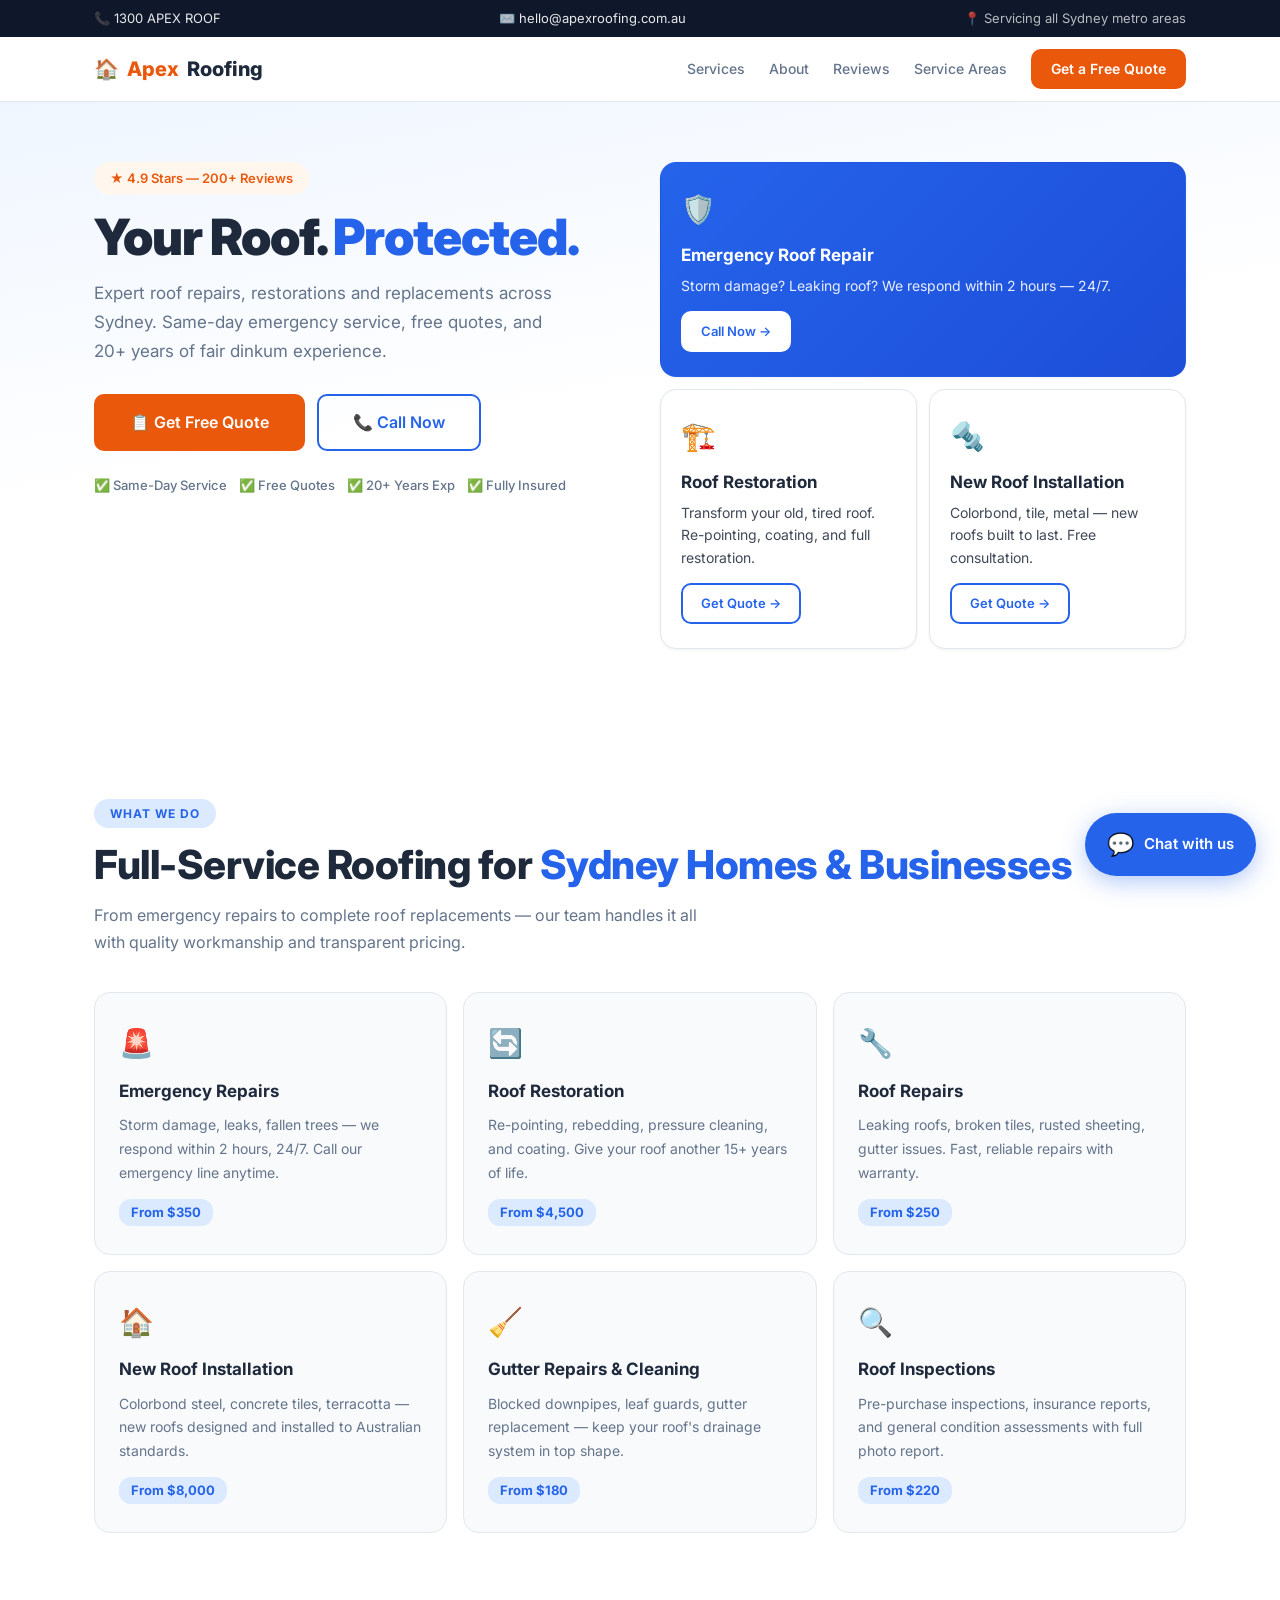
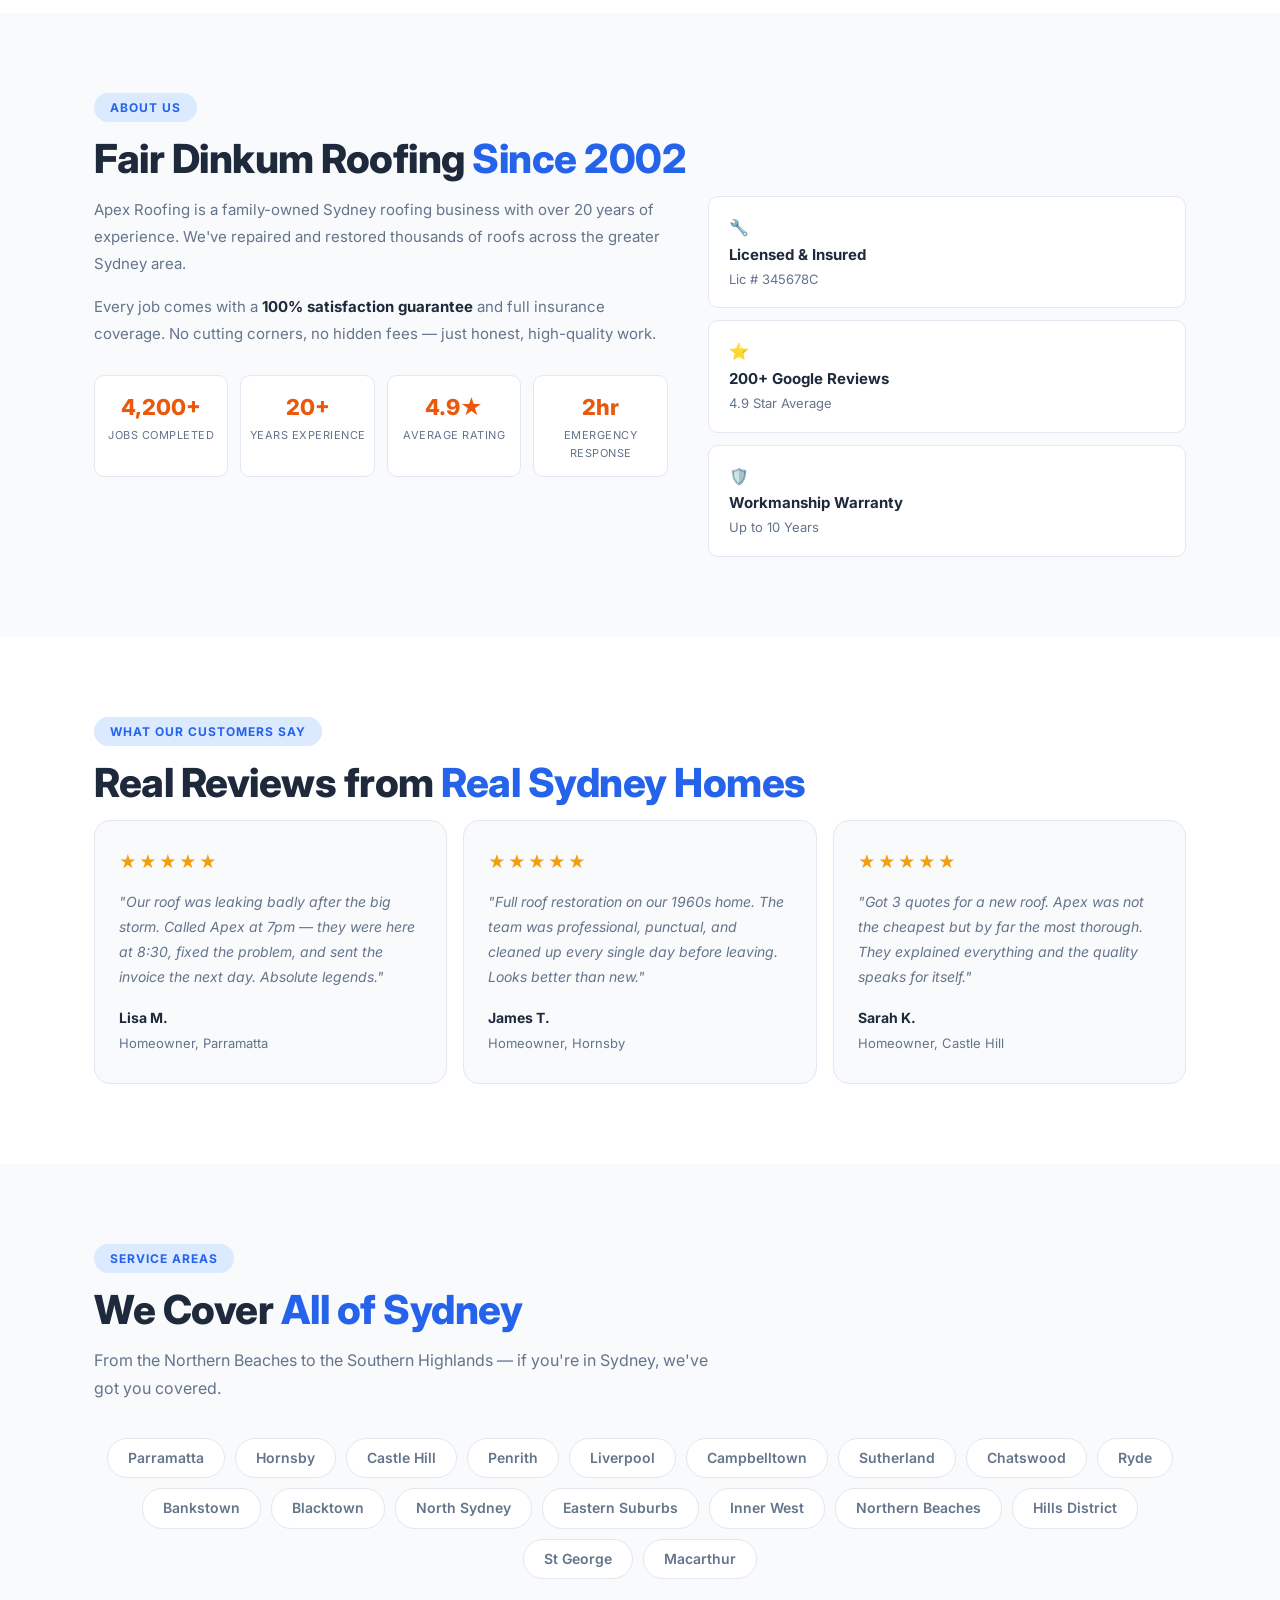
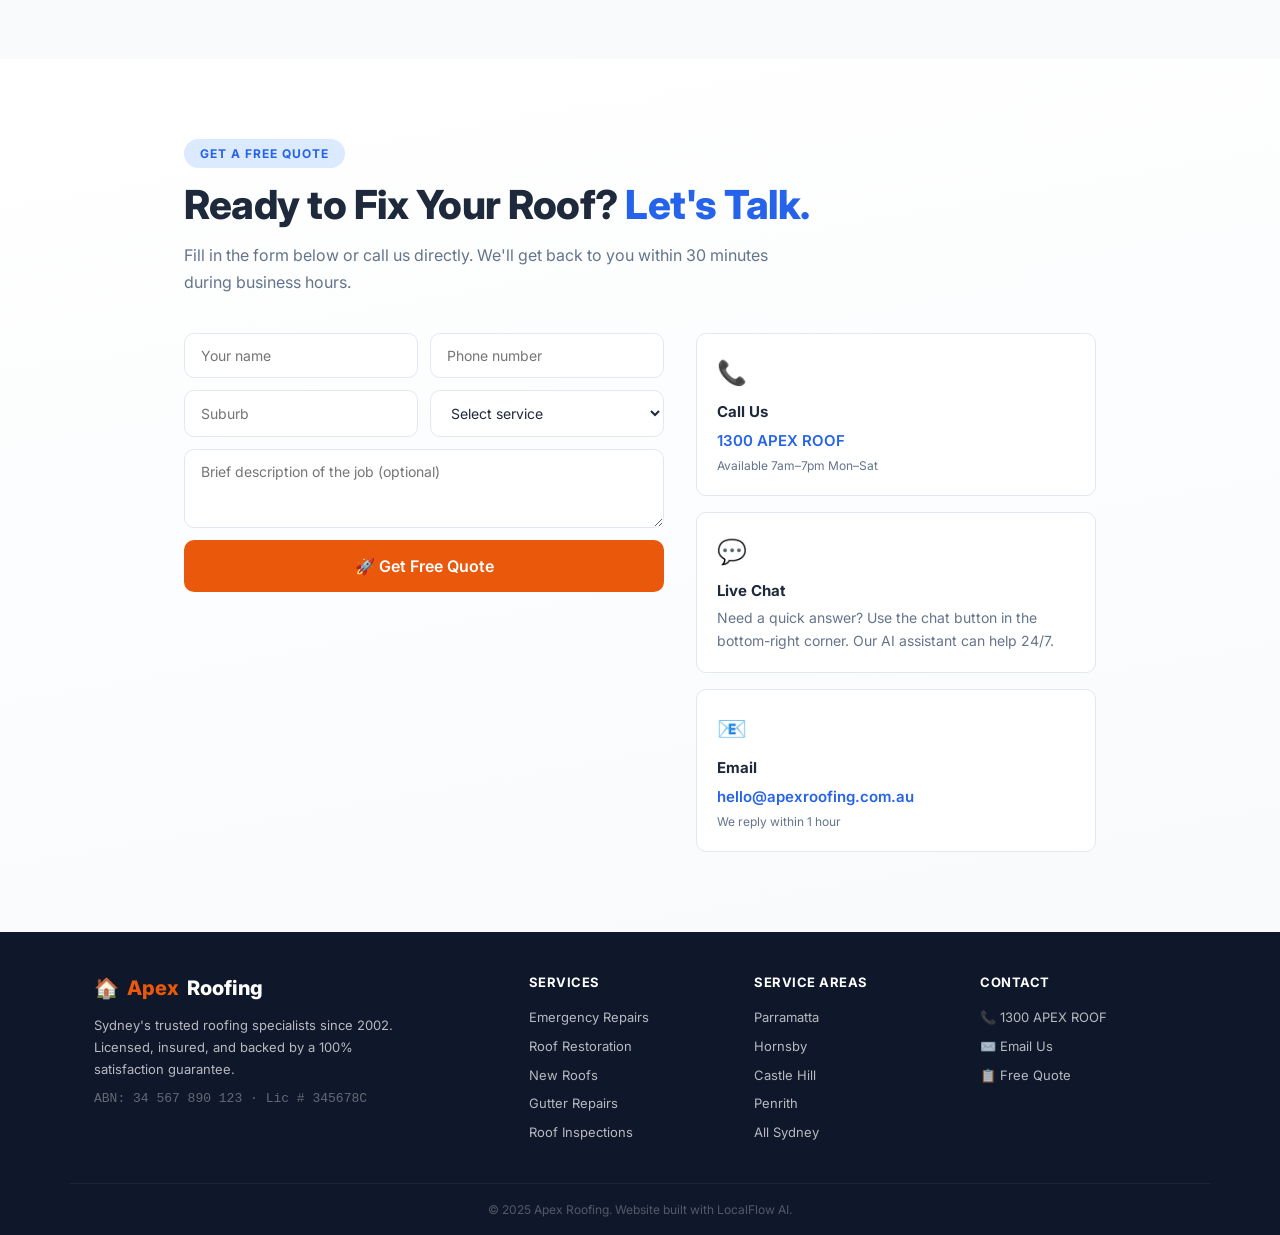
<file: demo-site/index.html>
<!DOCTYPE html>
<html lang="en-AU">
<head>
  <meta charset="UTF-8">
  <meta name="viewport" content="width=device-width, initial-scale=1.0">
  <title>Apex Roofing — Sydney's Trusted Roofing Specialists</title>
  <meta name="description" content="Apex Roofing — expert roof repairs, restorations and replacements across Sydney. Free quotes, same-day emergency service, 20+ years experience.">
  <link href="https://fonts.googleapis.com/css2?family=Inter:wght@400;500;600;700;800&display=swap" rel="stylesheet">
  <link rel="stylesheet" href="style.css">
</head>
<body>

  <!-- ════════════════ TOP BAR ════════════════ -->
  <div class="top-bar">
    <div class="container top-bar-inner">
      <span>📞 <a href="tel:1300APEXROOF">1300 APEX ROOF</a></span>
      <span>✉️ <a href="mailto:hello@apexroofing.com.au">hello@apexroofing.com.au</a></span>
      <span>📍 Servicing all Sydney metro areas</span>
    </div>
  </div>

  <!-- ════════════════ NAV ════════════════ -->
  <nav class="nav">
    <div class="container nav-inner">
      <a href="#" class="logo">🏠 <span>Apex</span> Roofing</a>
      <div class="nav-links" id="navLinks">
        <a href="#services">Services</a>
        <a href="#about">About</a>
        <a href="#testimonials">Reviews</a>
        <a href="#areas">Service Areas</a>
        <a href="#contact" class="nav-cta">Get a Free Quote</a>
      </div>
      <button class="hamburger" id="hamburger" aria-label="Menu">
        <span></span><span></span><span></span>
      </button>
    </div>
  </nav>

  <!-- ════════════════ HERO ════════════════ -->
  <section class="hero">
    <div class="container hero-inner">
      <div class="hero-text">
        <span class="hero-badge">★ 4.9 Stars — 200+ Reviews</span>
        <h1>Your Roof. <span class="hl">Protected.</span></h1>
        <p class="hero-sub">Expert roof repairs, restorations and replacements across Sydney. Same-day emergency service, free quotes, and 20+ years of fair dinkum experience.</p>
        <div class="hero-ctas">
          <a href="#contact" class="btn btn-primary btn-lg">📋 Get Free Quote</a>
          <a href="tel:1300APEXROOF" class="btn btn-outline btn-lg">📞 Call Now</a>
        </div>
        <div class="hero-features">
          <span>✅ Same-Day Service</span>
          <span>✅ Free Quotes</span>
          <span>✅ 20+ Years Exp</span>
          <span>✅ Fully Insured</span>
        </div>
      </div>
      <div class="hero-visual">
        <div class="hero-card">
          <div class="hero-card-icon">🛡️</div>
          <h3>Emergency Roof Repair</h3>
          <p>Storm damage? Leaking roof? We respond within 2 hours — 24/7.</p>
          <a href="tel:1300APEXROOF" class="btn btn-sm btn-primary">Call Now →</a>
        </div>
        <div class="hero-card">
          <div class="hero-card-icon">🏗️</div>
          <h3>Roof Restoration</h3>
          <p>Transform your old, tired roof. Re-pointing, coating, and full restoration.</p>
          <a href="#contact" class="btn btn-sm btn-outline">Get Quote →</a>
        </div>
        <div class="hero-card">
          <div class="hero-card-icon">🔩</div>
          <h3>New Roof Installation</h3>
          <p>Colorbond, tile, metal — new roofs built to last. Free consultation.</p>
          <a href="#contact" class="btn btn-sm btn-outline">Get Quote →</a>
        </div>
      </div>
    </div>
  </section>

  <!-- ════════════════ SERVICES ════════════════ -->
  <section class="services" id="services">
    <div class="container">
      <div class="section-label">What We Do</div>
      <h2>Full-Service Roofing for <span class="hl">Sydney Homes & Businesses</span></h2>
      <p class="section-sub">From emergency repairs to complete roof replacements — our team handles it all with quality workmanship and transparent pricing.</p>
      <div class="services-grid">
        <div class="service-card">
          <div class="service-icon">🚨</div>
          <h4>Emergency Repairs</h4>
          <p>Storm damage, leaks, fallen trees — we respond within 2 hours, 24/7. Call our emergency line anytime.</p>
          <div class="service-from">From $350</div>
        </div>
        <div class="service-card">
          <div class="service-icon">🔄</div>
          <h4>Roof Restoration</h4>
          <p>Re-pointing, rebedding, pressure cleaning, and coating. Give your roof another 15+ years of life.</p>
          <div class="service-from">From $4,500</div>
        </div>
        <div class="service-card">
          <div class="service-icon">🔧</div>
          <h4>Roof Repairs</h4>
          <p>Leaking roofs, broken tiles, rusted sheeting, gutter issues. Fast, reliable repairs with warranty.</p>
          <div class="service-from">From $250</div>
        </div>
        <div class="service-card">
          <div class="service-icon">🏠</div>
          <h4>New Roof Installation</h4>
          <p>Colorbond steel, concrete tiles, terracotta — new roofs designed and installed to Australian standards.</p>
          <div class="service-from">From $8,000</div>
        </div>
        <div class="service-card">
          <div class="service-icon">🧹</div>
          <h4>Gutter Repairs & Cleaning</h4>
          <p>Blocked downpipes, leaf guards, gutter replacement — keep your roof's drainage system in top shape.</p>
          <div class="service-from">From $180</div>
        </div>
        <div class="service-card">
          <div class="service-icon">🔍</div>
          <h4>Roof Inspections</h4>
          <p>Pre-purchase inspections, insurance reports, and general condition assessments with full photo report.</p>
          <div class="service-from">From $220</div>
        </div>
      </div>
    </div>
  </section>

  <!-- ════════════════ ABOUT ════════════════ -->
  <section class="about" id="about">
    <div class="container">
      <div class="section-label">About Us</div>
      <h2>Fair Dinkum Roofing <span class="hl">Since 2002</span></h2>
      <div class="about-content">
        <div class="about-text">
          <p>Apex Roofing is a family-owned Sydney roofing business with over 20 years of experience. We've repaired and restored thousands of roofs across the greater Sydney area.</p>
          <p>Every job comes with a <strong>100% satisfaction guarantee</strong> and full insurance coverage. No cutting corners, no hidden fees — just honest, high-quality work.</p>
          <div class="about-stats">
            <div class="about-stat">
              <span class="about-num">4,200+</span>
              <span class="about-lbl">Jobs Completed</span>
            </div>
            <div class="about-stat">
              <span class="about-num">20+</span>
              <span class="about-lbl">Years Experience</span>
            </div>
            <div class="about-stat">
              <span class="about-num">4.9★</span>
              <span class="about-lbl">Average Rating</span>
            </div>
            <div class="about-stat">
              <span class="about-num">2hr</span>
              <span class="about-lbl">Emergency Response</span>
            </div>
          </div>
        </div>
        <div class="about-badges">
          <div class="badge-card">🔧 <strong>Licensed & Insured</strong><span>Lic # 345678C</span></div>
          <div class="badge-card">⭐ <strong>200+ Google Reviews</strong><span>4.9 Star Average</span></div>
          <div class="badge-card">🛡️ <strong>Workmanship Warranty</strong><span>Up to 10 Years</span></div>
        </div>
      </div>
    </div>
  </section>

  <!-- ════════════════ TESTIMONIALS ════════════════ -->
  <section class="testimonials" id="testimonials">
    <div class="container">
      <div class="section-label">What Our Customers Say</div>
      <h2>Real Reviews from <span class="hl">Real Sydney Homes</span></h2>
      <div class="testimonial-grid">
        <div class="testimonial-card">
          <div class="stars">★★★★★</div>
          <p>"Our roof was leaking badly after the big storm. Called Apex at 7pm — they were here at 8:30, fixed the problem, and sent the invoice the next day. Absolute legends."</p>
          <div class="t-author">
            <strong>Lisa M.</strong>
            <span>Homeowner, Parramatta</span>
          </div>
        </div>
        <div class="testimonial-card">
          <div class="stars">★★★★★</div>
          <p>"Full roof restoration on our 1960s home. The team was professional, punctual, and cleaned up every single day before leaving. Looks better than new."</p>
          <div class="t-author">
            <strong>James T.</strong>
            <span>Homeowner, Hornsby</span>
          </div>
        </div>
        <div class="testimonial-card">
          <div class="stars">★★★★★</div>
          <p>"Got 3 quotes for a new roof. Apex was not the cheapest but by far the most thorough. They explained everything and the quality speaks for itself."</p>
          <div class="t-author">
            <strong>Sarah K.</strong>
            <span>Homeowner, Castle Hill</span>
          </div>
        </div>
      </div>
    </div>
  </section>

  <!-- ════════════════ SERVICE AREAS ════════════════ -->
  <section class="areas" id="areas">
    <div class="container">
      <div class="section-label">Service Areas</div>
      <h2>We Cover <span class="hl">All of Sydney</span></h2>
      <p class="section-sub">From the Northern Beaches to the Southern Highlands — if you're in Sydney, we've got you covered.</p>
      <div class="area-list">
        <span>Parramatta</span><span>Hornsby</span><span>Castle Hill</span>
        <span>Penrith</span><span>Liverpool</span><span>Campbelltown</span>
        <span>Sutherland</span><span>Chatswood</span><span>Ryde</span>
        <span>Bankstown</span><span>Blacktown</span><span>North Sydney</span>
        <span>Eastern Suburbs</span><span>Inner West</span><span>Northern Beaches</span>
        <span>Hills District</span><span>St George</span><span>Macarthur</span>
      </div>
    </div>
  </section>

  <!-- ════════════════ CONTACT / QUOTE ════════════════ -->
  <section class="contact" id="contact">
    <div class="container contact-inner">
      <div class="section-label">Get a Free Quote</div>
      <h2>Ready to Fix Your Roof? <span class="hl">Let's Talk.</span></h2>
      <p class="section-sub">Fill in the form below or call us directly. We'll get back to you within 30 minutes during business hours.</p>

      <div class="contact-grid">
        <form class="contact-form" id="quoteForm" onsubmit="event.preventDefault(); handleQuoteForm(this);">
          <div class="form-row">
            <input type="text" placeholder="Your name" required>
            <input type="tel" placeholder="Phone number" required>
          </div>
          <div class="form-row">
            <input type="text" placeholder="Suburb" required>
            <select required>
              <option value="">Select service</option>
              <option>Emergency Repair</option>
              <option>Roof Restoration</option>
              <option>Roof Repair</option>
              <option>New Roof Installation</option>
              <option>Gutter Repairs</option>
              <option>Roof Inspection</option>
              <option>Not sure — need advice</option>
            </select>
          </div>
          <textarea placeholder="Brief description of the job (optional)" rows="3"></textarea>
          <button type="submit" class="btn btn-primary btn-lg form-btn">🚀 Get Free Quote</button>
        </form>
        <div class="contact-info">
          <div class="ci-card">
            <div class="ci-icon">📞</div>
            <h4>Call Us</h4>
            <a href="tel:1300APEXROOF">1300 APEX ROOF</a>
            <span class="ci-sub">Available 7am–7pm Mon–Sat</span>
          </div>
          <div class="ci-card">
            <div class="ci-icon">💬</div>
            <h4>Live Chat</h4>
            <p>Need a quick answer? Use the chat button in the bottom-right corner. Our AI assistant can help 24/7.</p>
          </div>
          <div class="ci-card">
            <div class="ci-icon">📧</div>
            <h4>Email</h4>
            <a href="mailto:hello@apexroofing.com.au">hello@apexroofing.com.au</a>
            <span class="ci-sub">We reply within 1 hour</span>
          </div>
        </div>
      </div>
    </div>
  </section>

  <!-- ════════════════ FOOTER ════════════════ -->
  <footer class="footer">
    <div class="container footer-inner">
      <div class="footer-brand">
        <div class="logo">🏠 <span>Apex</span> Roofing</div>
        <p>Sydney's trusted roofing specialists since 2002. Licensed, insured, and backed by a 100% satisfaction guarantee.</p>
        <p class="footer-abn">ABN: 34 567 890 123 · Lic # 345678C</p>
      </div>
      <div class="footer-links">
        <div class="footer-col">
          <h5>Services</h5>
          <a href="#services">Emergency Repairs</a>
          <a href="#services">Roof Restoration</a>
          <a href="#services">New Roofs</a>
          <a href="#services">Gutter Repairs</a>
          <a href="#services">Roof Inspections</a>
        </div>
        <div class="footer-col">
          <h5>Service Areas</h5>
          <a href="#areas">Parramatta</a>
          <a href="#areas">Hornsby</a>
          <a href="#areas">Castle Hill</a>
          <a href="#areas">Penrith</a>
          <a href="#areas">All Sydney</a>
        </div>
        <div class="footer-col">
          <h5>Contact</h5>
          <a href="tel:1300APEXROOF">📞 1300 APEX ROOF</a>
          <a href="mailto:hello@apexroofing.com.au">✉️ Email Us</a>
          <a href="#contact">📋 Free Quote</a>
        </div>
      </div>
    </div>
    <div class="container footer-bottom">
      <p>© 2025 Apex Roofing. Website built with LocalFlow AI.</p>
    </div>
  </footer>

  <!-- ════════════════════════════════════════════════════════════
       AI CHAT AGENT WIDGET
       ════════════════════════════════════════════════════════════ -->
  <div class="chat-widget" id="chatWidget">
    <div class="chat-toggle" id="chatToggle" onclick="toggleChat()">
      <span class="chat-toggle-icon">💬</span>
      <span class="chat-toggle-label">Chat with us</span>
    </div>
    <div class="chat-window" id="chatWindow">
      <div class="chat-header">
        <span class="chat-header-avatar">🤖</span>
        <div class="chat-header-info">
          <strong>Apex Roofing AI</strong>
          <span class="chat-header-status">🟢 Online — replies instantly</span>
        </div>
        <button class="chat-close" onclick="toggleChat()">✕</button>
      </div>
      <div class="chat-messages" id="chatMessages">
        <div class="chat-msg ai">
          <div class="msg-content">G'day! 👋 I'm the Apex Roofing AI assistant. How can I help you today?</div>
          <span class="msg-time">Just now</span>
        </div>
      </div>
      <div class="chat-suggestions" id="chatSuggestions">
        <button onclick="sendQuickMsg('How much for a roof repair?')">💰 Roof repair cost?</button>
        <button onclick="sendQuickMsg('Do you cover Parramatta?')">📍 Service in my area?</button>
        <button onclick="sendQuickMsg('Need emergency leak repair')">🚨 Emergency leak?</button>
      </div>
      <div class="chat-input-area">
        <input type="text" id="chatInput" placeholder="Type your message..." onkeydown="if(event.key==='Enter') sendMessage()">
        <button class="chat-send" onclick="sendMessage()">➤</button>
      </div>
    </div>
  </div>

  <!-- ════════════════ JS ════════════════ -->
  <script>
    // ── Navigation ──
    document.getElementById('hamburger').addEventListener('click', function() {
      document.getElementById('navLinks').classList.toggle('open');
      this.classList.toggle('open');
    });
    document.querySelectorAll('.nav-links a').forEach(a => {
      a.addEventListener('click', () => {
        document.getElementById('navLinks').classList.remove('open');
        document.getElementById('hamburger').classList.remove('open');
      });
    });
    document.querySelectorAll('a[href^="#"]').forEach(a => {
      a.addEventListener('click', function(e) {
        const h = this.getAttribute('href');
        if (h === '#') return;
        e.preventDefault();
        const t = document.querySelector(h);
        if (t) t.scrollIntoView({ behavior: 'smooth', block: 'start' });
      });
    });

    // ── Quote Form ──
    function handleQuoteForm(form) {
      const btn = form.querySelector('.form-btn');
      const orig = btn.textContent;
      btn.textContent = '✅ Sent! We\'ll call you shortly.';
      btn.disabled = true;
      setTimeout(() => {
        btn.textContent = orig;
        btn.disabled = false;
        form.reset();
      }, 3000);
    }

    // ── AI Chat Agent ──
    let chatOpen = false;
    let chatLeadId = null;

    // AI knowledge base — what the assistant knows about Apex Roofing
    const AI_KNOWLEDGE = {
      services: [
        { name: 'Emergency Roof Repair', desc: '2-hour response, 24/7. Storm damage, leaks, fallen branches.', price: 'From $350' },
        { name: 'Roof Restoration', desc: 'Re-pointing, rebedding, pressure clean, coating. Adds 15+ years life.', price: 'From $4,500' },
        { name: 'Roof Repair', desc: 'Leaks, broken tiles, rusted sheeting. Fast with warranty.', price: 'From $250' },
        { name: 'New Roof Installation', desc: 'Colorbond, tile, terracotta. Built to Australian standards.', price: 'From $8,000' },
        { name: 'Gutter Repairs & Cleaning', desc: 'Blocked downpipes, leaf guards, gutter replacement.', price: 'From $180' },
        { name: 'Roof Inspections', desc: 'Pre-purchase, insurance, general condition. Full photo report.', price: 'From $220' },
      ],
      areas: ['Parramatta', 'Hornsby', 'Castle Hill', 'Penrith', 'Liverpool', 'Campbelltown', 'Sutherland', 'Chatswood', 'Ryde', 'Bankstown', 'Blacktown', 'North Sydney', 'Eastern Suburbs', 'Inner West', 'Northern Beaches', 'Hills District', 'St George', 'Macarthur', 'All Sydney metro'],
      hours: 'Monday–Saturday 7am–7pm',
      emergency: '24/7 emergency service — call 1300 APEX ROOF',
      license: 'Lic # 345678C, Fully Insured',
      warranty: 'Up to 10 years workmanship warranty',
      rating: '4.9 stars from 200+ Google reviews',
      experience: 'Family-owned since 2002 — over 20 years in Sydney',
      phone: '1300 APEX ROOF',
    };

    // AI response logic — simulates the AI agent understanding and replying
    function getAIResponse(userMsg) {
      const msg = userMsg.toLowerCase().trim();

      // Emergency / urgent
      if (/\b(emergency|urgent|leak(ing)?|storm|burst|flood|water|dripping|soaking|wet)\b/.test(msg) && /\b(roof|ceiling|gutters?)\b/.test(msg)) {
        return "🚨 **Emergency? No worries!** We offer same-day emergency service with a 2-hour response time.\n\nCall us NOW on **1300 APEX ROOF** or I can book you in right away. What's your address and what's happened?";
      }

      // Cost / price / quote
      if (/\b(how much|price|cost|quote|pricing|fee|rate|cheap|expensive)\b/.test(msg)) {
        if (/\b(restor|coat|paint)\b/.test(msg)) {
          return "💰 **Roof Restoration** starts from **$4,500** (depending on roof size and condition).\n\nIncludes: re-pointing, rebedding, pressure cleaning, and protective coating. Adds 15+ years to your roof's life.\n\nWant a free detailed quote? I just need your roof size and suburb!";
        }
        if (/\b(install|new)\b/.test(msg)) {
          return "💰 **New Roof Installation** starts from **$8,000** (Colorbond or tile, varies by size and pitch).\n\nIncludes: materials, labour, insulation, and warranty. Free on-site consultation.\n\nWant me to book a free quote?";
        }
        if (/\b(gutters?|downpipe)\b/.test(msg)) {
          return "💰 **Gutter Repairs & Cleaning** starts from **$180**.\n\nIncludes: remove debris, flush downpipes, check for damage. Leaf guards available from $12/m installed.\n\nNeed a quote for your place?";
        }
        if (/\b(inspect|check|look)\b/.test(msg)) {
          return "💰 **Roof Inspections** start from **$220**.\n\nIncludes: full condition assessment, photo report, and recommendations. Great for pre-purchase or insurance purposes.";
        }
        // Default repair pricing
        return "💰 Great question! Our pricing depends on the job:\n\n• **Emergency repair:** From $350\n• **Standard repair:** From $250\n• **Restoration:** From $4,500\n• **New roof:** From $8,000\n• **Gutters:** From $180\n• **Inspection:** From $220\n\nEvery job is different — I can give you a more accurate estimate if you tell me a bit more about what you need!";
      }

      // Service area
      if (/\b(area|suburb|where|cover|location|sydney|parramatta|hornsby|castle|penrith|liverpool|campbell|sutherland|chatswood|ryde|bankstown|blacktown|northern|eastern|inner west|hills|st george|macarthur)\b/.test(msg)) {
        const matched = AI_KNOWLEDGE.areas.filter(a => msg.includes(a.toLowerCase()));
        if (matched.length > 0) {
          return `📍 **Yes, we cover ${matched[0]}!** We service all of the ${matched[0]} area and surrounding suburbs.\n\nWant to book a free quote? Just let me know your address and what you need done.`;
        }
        return "📍 **We cover all of Sydney metro!** Including: Parramatta, Hornsby, Castle Hill, Penrith, Liverpool, Campbelltown, Sutherland, Chatswood, Ryde, Northern Beaches, Eastern Suburbs, Inner West, Hills District, and more.\n\nWhat suburb are you in?";
      }

      // Services / what do you do
      if (/\b(services?|offer|provide|what do you do|capabilities|work)\b/.test(msg) || msg.length < 5) {
        return "🏠 We offer **full-service roofing** for Sydney homes and businesses:\n\n1️⃣ **Emergency Repairs** — 2hr response, 24/7\n2️⃣ **Roof Restoration** — from $4,500\n3️⃣ **Roof Repairs** — from $250\n4️⃣ **New Roof Install** — from $8,000\n5️⃣ **Gutter Repairs** — from $180\n6️⃣ **Roof Inspections** — from $220\n\nWhat are you looking for?";
      }

      // About / experience
      if (/\b(about|experience|history|family|who are you|company|years)\b/.test(msg)) {
        return "🏠 **Apex Roofing** is a family-owned Sydney business operating since **2002** — that's over 20 years!\n\n• 4.9★ from 200+ Google reviews\n• Fully licensed & insured (Lic # 345678C)\n• Up to 10-year workmanship warranty\n• 4,200+ jobs completed\n\nWe're fair dinkum roofers who take pride in quality work.";
      }

      // Phone / contact
      if (/\b(phone|call|number|contact|speak|talk|human|person)\b/.test(msg)) {
        return "📞 **You can reach us at:**\n\n**1300 APEX ROOF** — Available Mon–Sat 7am–7pm\n**hello@apexroofing.com.au** — We reply within 1 hour\n\nOr if you want, I can book a call-back for you. Just tell me your name and number!";
      }

      // Time / availability / when
      if (/\b(hours?|open|available|when|time|today|tomorrow|business hours)\b/.test(msg)) {
        return "⏰ **Our hours:**\n\n• **Monday–Saturday:** 7am–7pm\n• **Emergency:** 24/7 (call 1300 APEX ROOF)\n\nWe also offer **same-day service** for urgent repairs. What time works for you?";
      }

      // Warranty / guarantee
      if (/\b(warranty|guarantee|insured|license|insurance)\b/.test(msg)) {
        return "🛡️ **We've got you covered:**\n\n• **Workmanship warranty:** Up to 10 years\n• **Fully insured:** Public liability + workers comp\n• **License:** # 345678C\n• **100% satisfaction guarantee** — if you're not happy, we'll make it right.";
      }

      // Booking / schedule / appointment
      if (/\b(book|schedule|appointment|when can you|come out|visit|pop|inspect|quote\s*$)\b/.test(msg)) {
        return "📅 **I can book you in right now!** Just tell me:\n\n1️⃣ What service you need\n2️⃣ Your suburb\n3️⃣ Preferred day/time\n\nOr if you prefer, fill in the quote form on this page and we'll call you within 30 minutes!";
      }

      // General greeting
      if (/\b(hi|hello|hey|g.day|gday|howdy|good\b)/.test(msg)) {
        return "G'day! 👋 Welcome to Apex Roofing. I'm the AI assistant here to help with:\n\n• 💰 Pricing & quotes\n• 📍 Service areas\n• 🚨 Emergency bookings\n• 📅 Scheduling\n\nWhat can I help you with today?";
      }

      // Fallback — helpful catch-all
      return "Thanks for your message! 👍 I can help with:\n\n• 💰 **Pricing** — tell me what service you need\n• 📍 **Service areas** — I'll check if we cover your suburb\n• 🚨 **Emergency** — I can dispatch someone within 2 hours\n• 📅 **Bookings** — I can schedule a free quote\n\nWhat are you looking for help with?";
    }

    function scrollChat() {
      const msgs = document.getElementById('chatMessages');
      msgs.scrollTop = msgs.scrollHeight;
    }

    function addMessage(text, isAI) {
      const msgs = document.getElementById('chatMessages');
      const div = document.createElement('div');
      div.className = `chat-msg ${isAI ? 'ai' : 'user'}`;
      div.innerHTML = `<div class="msg-content">${text.replace(/\n/g, '<br>')}</div><span class="msg-time">Just now</span>`;
      msgs.appendChild(div);
      scrollChat();
    }

    function showTyping() {
      const msgs = document.getElementById('chatMessages');
      const div = document.createElement('div');
      div.className = 'chat-msg ai typing';
      div.id = 'typingIndicator';
      div.innerHTML = '<div class="msg-content"><span class="typing-dots"><span>.</span><span>.</span><span>.</span></span></div>';
      msgs.appendChild(div);
      scrollChat();
      // Hide suggestions while typing
      document.getElementById('chatSuggestions').style.display = 'none';
    }

    function hideTyping() {
      const el = document.getElementById('typingIndicator');
      if (el) el.remove();
    }

    function toggleChat() {
      chatOpen = !chatOpen;
      document.getElementById('chatWindow').classList.toggle('open');
      document.getElementById('chatToggle').classList.toggle('hidden');
      if (chatOpen) scrollChat();
    }

    function sendQuickMsg(text) {
      document.getElementById('chatInput').value = text;
      document.getElementById('chatSuggestions').style.display = 'none';
      sendMessage();
    }

    function sendMessage() {
      const input = document.getElementById('chatInput');
      const text = input.value.trim();
      if (!text) return;

      addMessage(text, false);
      input.value = '';
      document.getElementById('chatSuggestions').style.display = 'none';

      showTyping();

      // Try to call the backend API
      const backendUrl = 'http://localhost:8200';
      fetch(`${backendUrl}/api/chat`, {
        method: 'POST',
        headers: { 'Content-Type': 'application/json' },
        body: JSON.stringify({ message: text, lead_id: chatLeadId }),
        signal: AbortSignal.timeout(3000),
      })
      .then(r => r.json())
      .then(data => {
        hideTyping();
        if (data.reply) {
          addMessage(data.reply, true);
          if (data.lead_id) chatLeadId = data.lead_id;
        } else {
          addMessage(getAIResponse(text), true);
        }
      })
      .catch(() => {
        // Fallback to local AI
        setTimeout(() => {
          hideTyping();
          addMessage(getAIResponse(text), true);
        }, 500 + Math.random() * 1000);
      });
    }

    // Open chat automatically after 5 seconds
    setTimeout(() => {
      if (!chatOpen) toggleChat();
    }, 5000);

    // Close chat if clicking outside
    document.addEventListener('click', function(e) {
      const widget = document.getElementById('chatWidget');
      if (chatOpen && !widget.contains(e.target) && !e.target.closest('.chat-widget')) {
        // Don't auto-close on outside click — user might be reading
      }
    });
  </script>
</body>
</html>
</file>
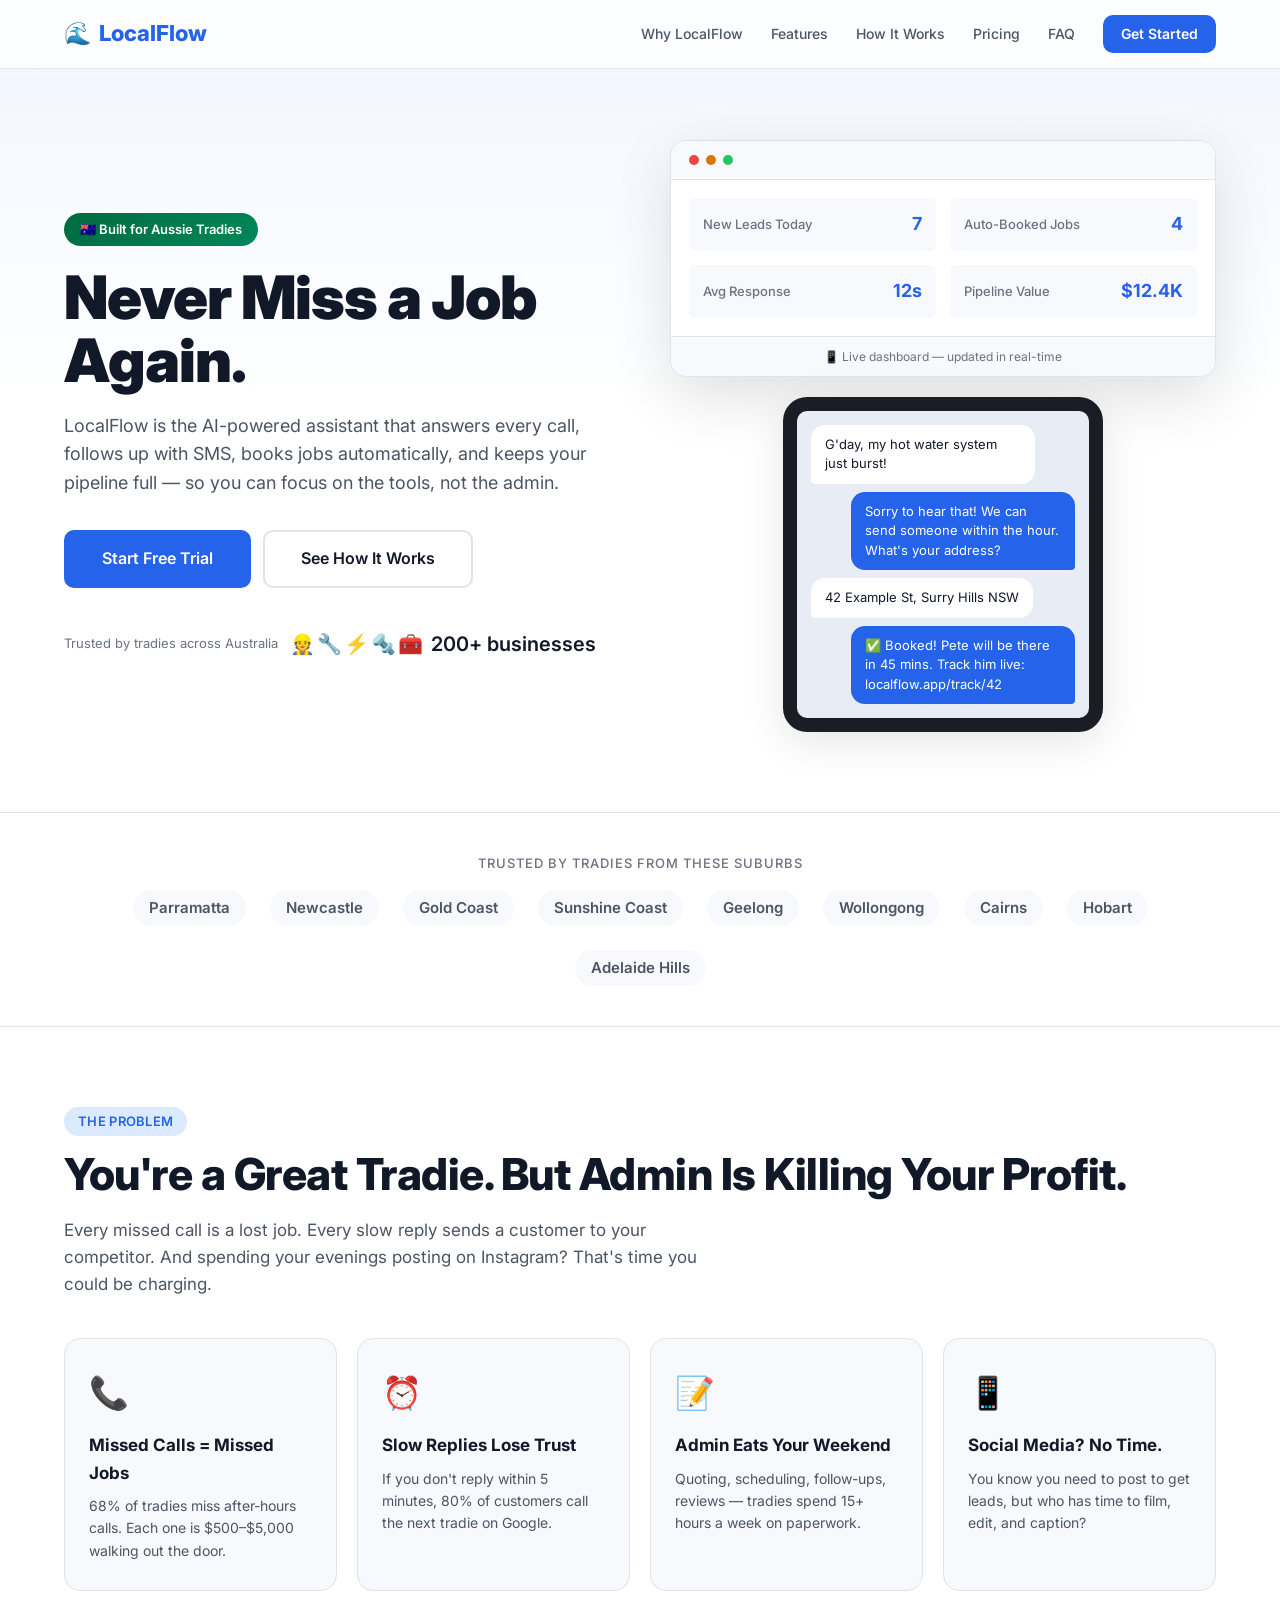
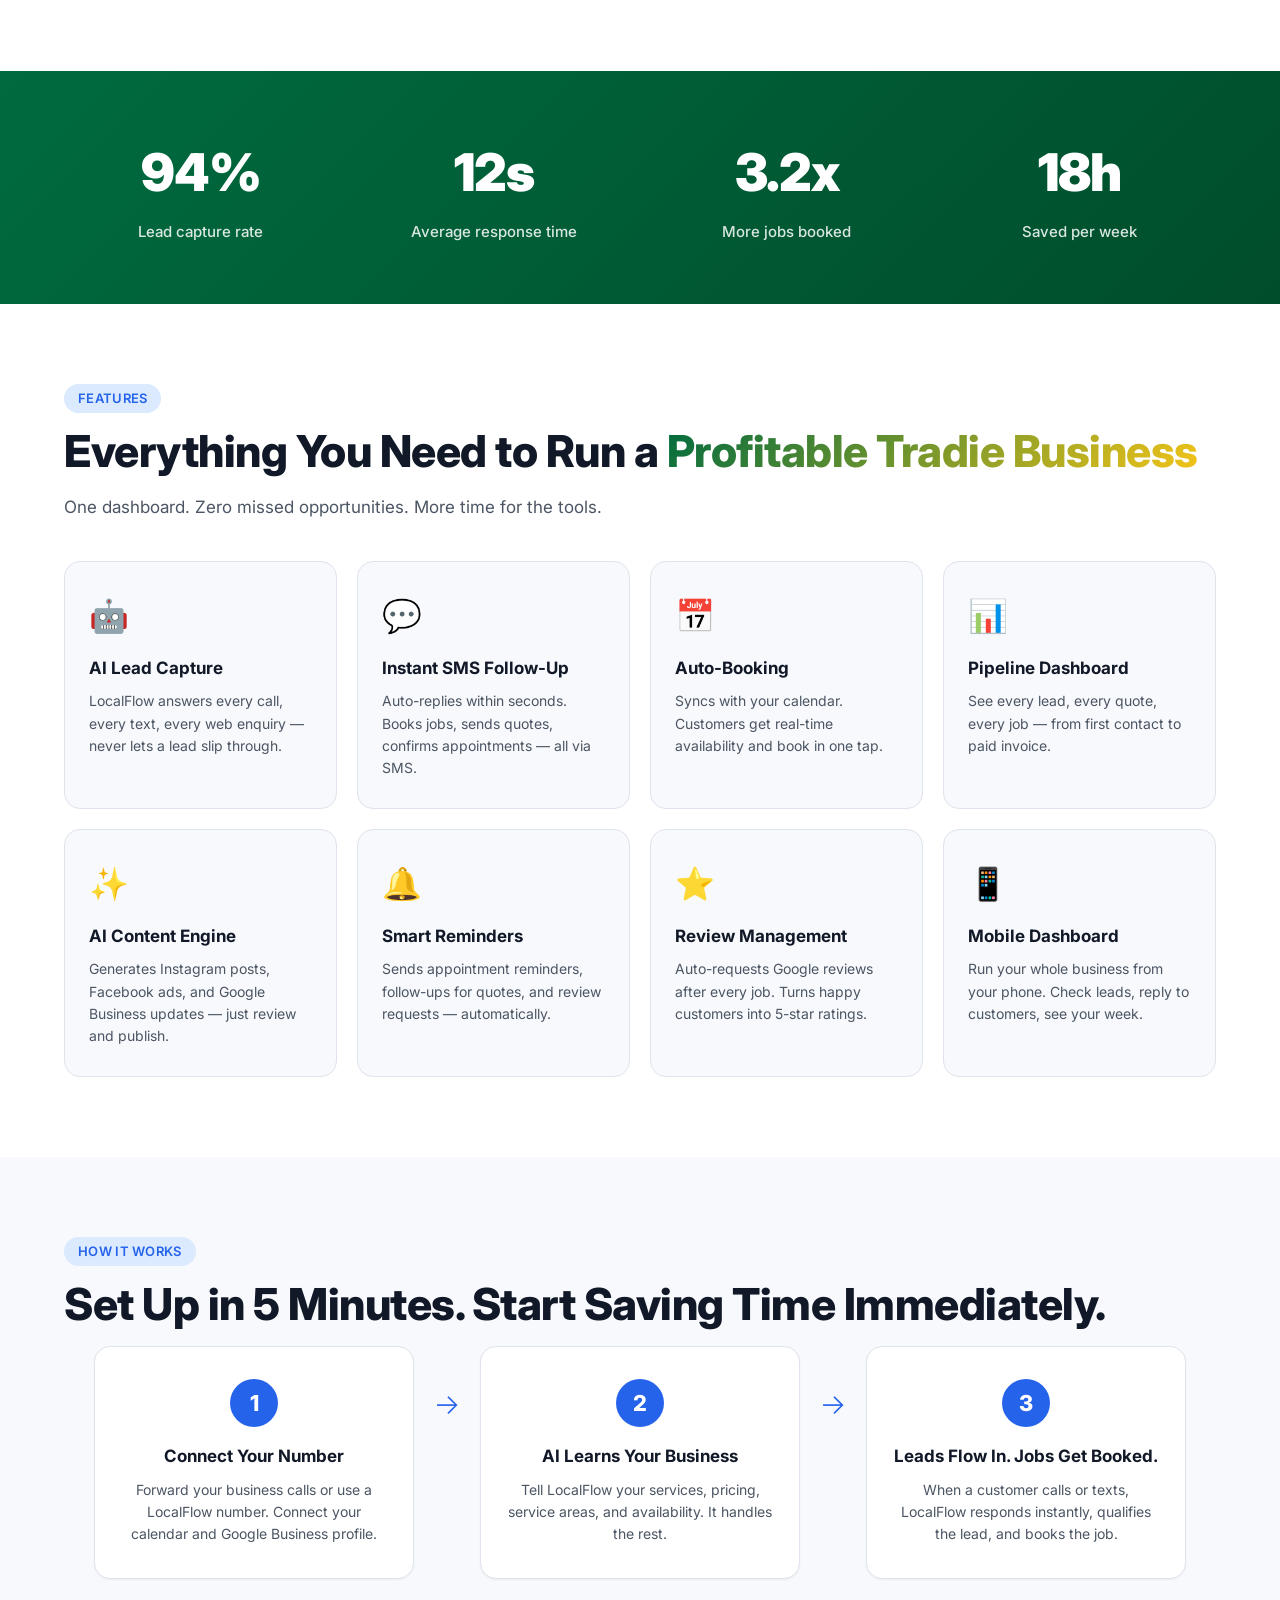
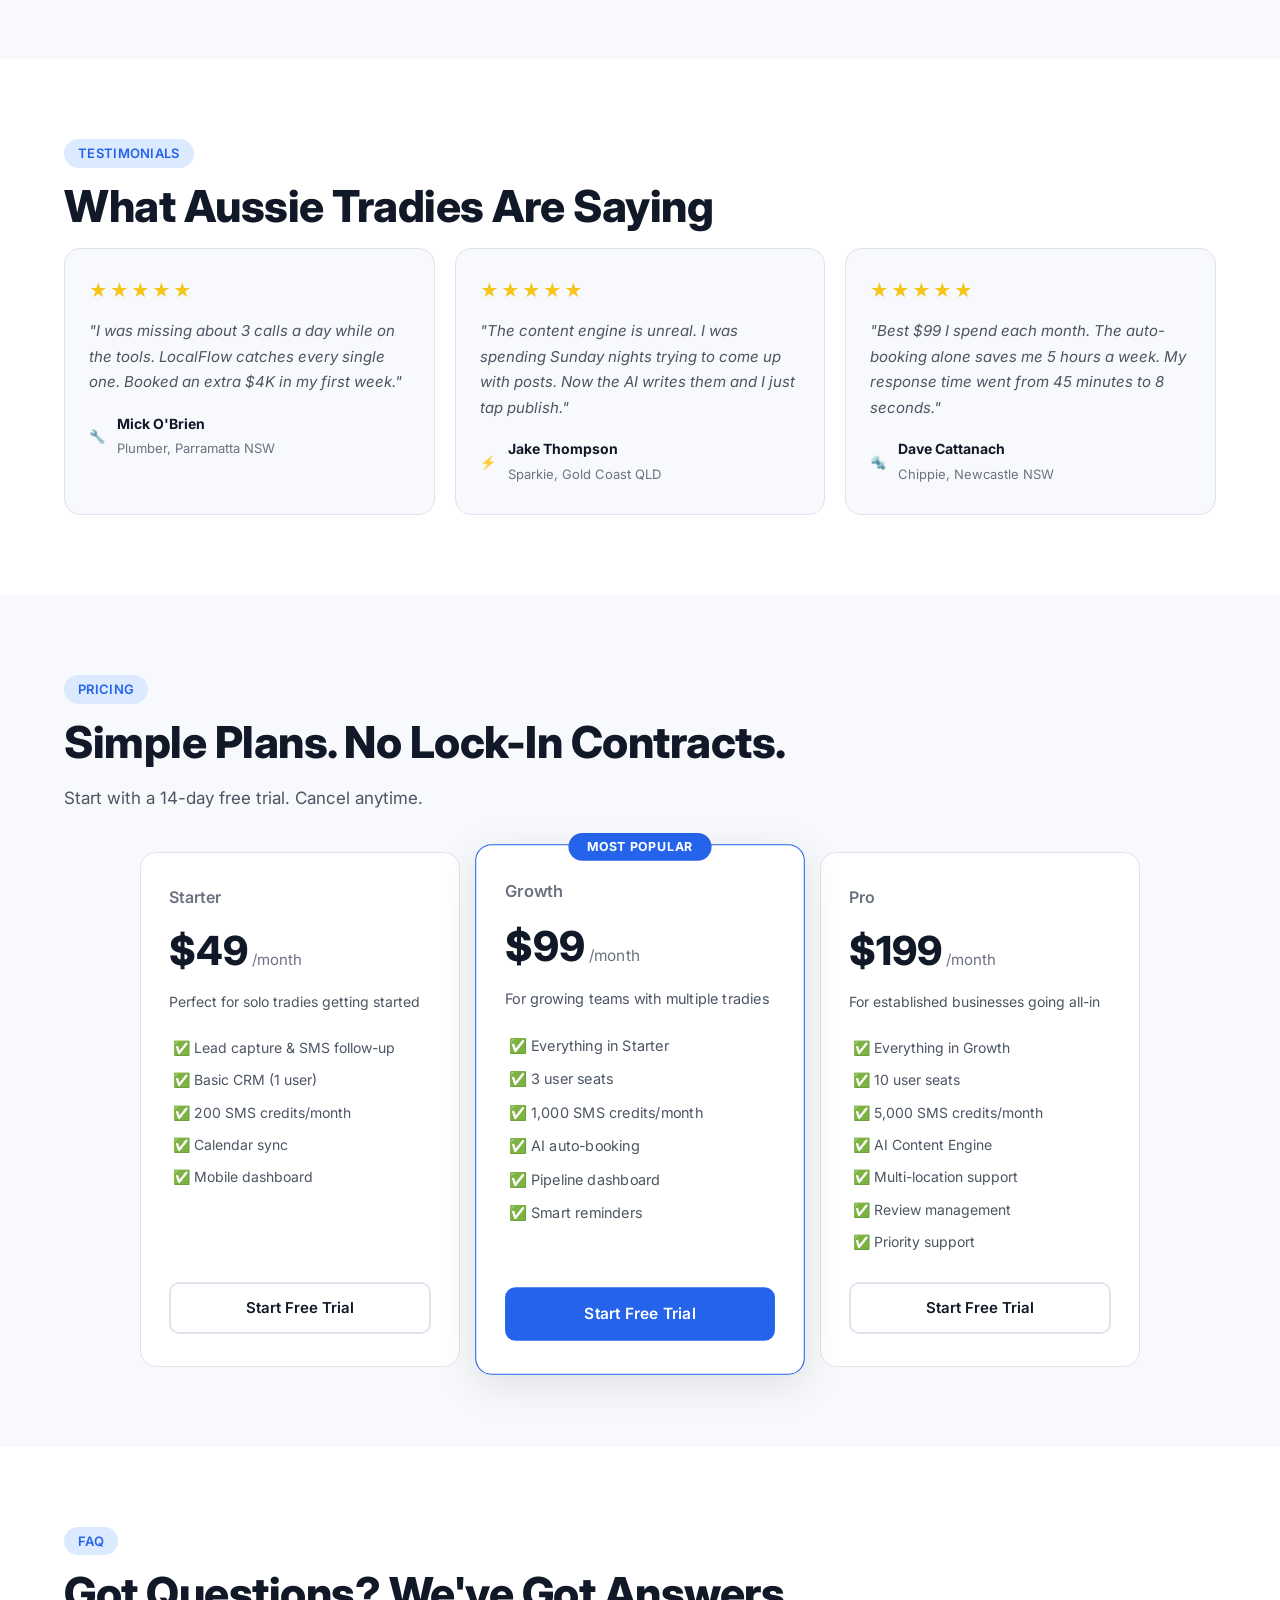
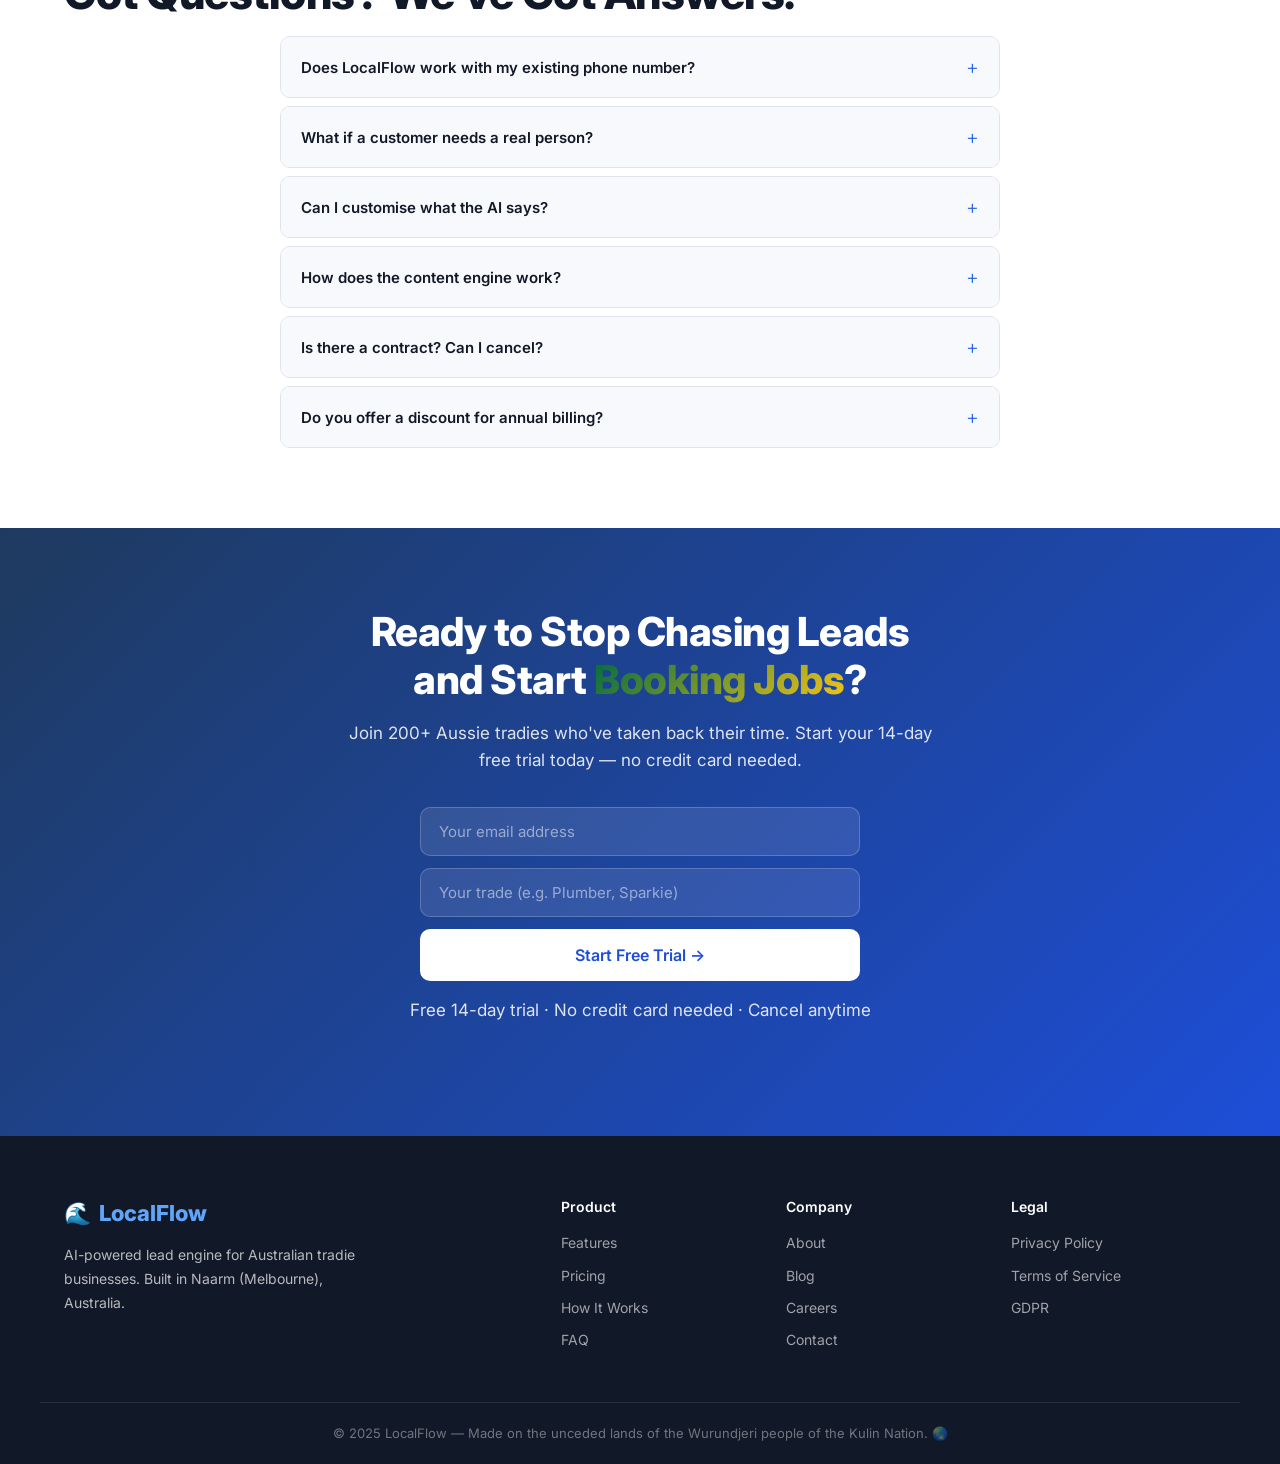
<file: marketing/index.html>
<!DOCTYPE html>
<html lang="en-AU">
<head>
  <meta charset="UTF-8">
  <meta name="viewport" content="width=device-width, initial-scale=1.0">
  <title>LocalFlow — AI That Runs Your Tradie Business</title>
  <meta name="description" content="LocalFlow captures every lead, sends instant SMS replies, auto-books jobs, and generates content to grow your tradie business. Built for Aussie plumbers, sparkies, chippies and roofers.">
  <link href="https://fonts.googleapis.com/css2?family=Inter:wght@400;500;600;700;800;900&display=swap" rel="stylesheet">
  <link rel="stylesheet" href="style.css">
</head>
<body>

  <!-- ═══ NAV ═══ -->
  <nav class="nav" id="nav">
    <div class="container nav-inner">
      <a href="#" class="logo">🌊 <span>LocalFlow</span></a>
      <div class="nav-links" id="navLinks">
        <a href="#problem">Why LocalFlow</a>
        <a href="#features">Features</a>
        <a href="#how-it-works">How It Works</a>
        <a href="#pricing">Pricing</a>
        <a href="#faq">FAQ</a>
        <a href="#cta" class="nav-cta">Get Started</a>
      </div>
      <button class="hamburger" id="hamburger" aria-label="Menu">
        <span></span><span></span><span></span>
      </button>
    </div>
  </nav>

  <!-- ═══ HERO ═══ -->
  <section class="hero" id="hero">
    <div class="container hero-inner">
      <div class="hero-text">
        <span class="hero-badge">🇦🇺 Built for Aussie Tradies</span>
        <h1>Never Miss a Job Again.</h1>
        <p class="hero-sub">LocalFlow is the AI-powered assistant that answers every call, follows up with SMS, books jobs automatically, and keeps your pipeline full — so you can focus on the tools, not the admin.</p>
        <div class="hero-ctas">
          <a href="#cta" class="btn btn-primary btn-lg">Start Free Trial</a>
          <a href="#how-it-works" class="btn btn-outline btn-lg">See How It Works</a>
        </div>
        <div class="hero-social">
          <span>Trusted by tradies across Australia</span>
          <div class="hero-avatars">
            <span>👷</span><span>🔧</span><span>⚡</span><span>🔩</span><span>🧰</span>
            <span class="hero-count">200+ businesses</span>
          </div>
        </div>
      </div>
      <div class="hero-visual">
        <div class="hero-dashboard-preview">
          <div class="preview-header">
            <span class="preview-dot"></span>
            <span class="preview-dot"></span>
            <span class="preview-dot"></span>
          </div>
          <div class="preview-body">
            <div class="preview-row"><span class="preview-label">New Leads Today</span><span class="preview-value">7</span></div>
            <div class="preview-row"><span class="preview-label">Auto-Booked Jobs</span><span class="preview-value">4</span></div>
            <div class="preview-row"><span class="preview-label">Avg Response</span><span class="preview-value">12s</span></div>
            <div class="preview-row"><span class="preview-label">Pipeline Value</span><span class="preview-value">$12.4K</span></div>
          </div>
          <div class="preview-footer">📱 Live dashboard — updated in real-time</div>
        </div>
        <div class="hero-phone-mock">
          <div class="phone-screen">
            <div class="phone-msg received">G'day, my hot water system just burst!</div>
            <div class="phone-msg sent">Sorry to hear that! We can send someone within the hour. What's your address?</div>
            <div class="phone-msg received">42 Example St, Surry Hills NSW</div>
            <div class="phone-msg sent">✅ Booked! Pete will be there in 45 mins. Track him live: localflow.app/track/42</div>
          </div>
        </div>
      </div>
    </div>
  </section>

  <!-- ═══ LOGO BAR ═══ -->
  <section class="logo-bar">
    <div class="container">
      <p>Trusted by tradies from these suburbs</p>
      <div class="logo-list">
        <span>Parramatta</span><span>Newcastle</span><span>Gold Coast</span>
        <span>Sunshine Coast</span><span>Geelong</span><span>Wollongong</span>
        <span>Cairns</span><span>Hobart</span><span>Adelaide Hills</span>
      </div>
    </div>
  </section>

  <!-- ═══ PROBLEM ═══ -->
  <section class="problem" id="problem">
    <div class="container">
      <div class="section-label">The Problem</div>
      <h2>You're a Great Tradie. But Admin Is Killing Your Profit.</h2>
      <p class="section-sub">Every missed call is a lost job. Every slow reply sends a customer to your competitor. And spending your evenings posting on Instagram? That's time you could be charging.</p>
      <div class="problem-grid">
        <div class="problem-card">
          <div class="problem-icon">📞</div>
          <h4>Missed Calls = Missed Jobs</h4>
          <p>68% of tradies miss after-hours calls. Each one is $500–$5,000 walking out the door.</p>
        </div>
        <div class="problem-card">
          <div class="problem-icon">⏰</div>
          <h4>Slow Replies Lose Trust</h4>
          <p>If you don't reply within 5 minutes, 80% of customers call the next tradie on Google.</p>
        </div>
        <div class="problem-card">
          <div class="problem-icon">📝</div>
          <h4>Admin Eats Your Weekend</h4>
          <p>Quoting, scheduling, follow-ups, reviews — tradies spend 15+ hours a week on paperwork.</p>
        </div>
        <div class="problem-card">
          <div class="problem-icon">📱</div>
          <h4>Social Media? No Time.</h4>
          <p>You know you need to post to get leads, but who has time to film, edit, and caption?</p>
        </div>
      </div>
    </div>
  </section>

  <!-- ═══ STATS ═══ -->
  <section class="stats">
    <div class="container stats-grid">
      <div class="stat">
        <span class="stat-num">94%</span>
        <span class="stat-label">Lead capture rate</span>
      </div>
      <div class="stat">
        <span class="stat-num">12s</span>
        <span class="stat-label">Average response time</span>
      </div>
      <div class="stat">
        <span class="stat-num">3.2x</span>
        <span class="stat-label">More jobs booked</span>
      </div>
      <div class="stat">
        <span class="stat-num">18h</span>
        <span class="stat-label">Saved per week</span>
      </div>
    </div>
  </section>

  <!-- ═══ FEATURES ═══ -->
  <section class="features" id="features">
    <div class="container">
      <div class="section-label">Features</div>
      <h2>Everything You Need to Run a <span class="highlight">Profitable Tradie Business</span></h2>
      <p class="section-sub">One dashboard. Zero missed opportunities. More time for the tools.</p>

      <div class="features-grid">
        <div class="feature-card">
          <div class="feature-icon">🤖</div>
          <h4>AI Lead Capture</h4>
          <p>LocalFlow answers every call, every text, every web enquiry — never lets a lead slip through.</p>
        </div>
        <div class="feature-card">
          <div class="feature-icon">💬</div>
          <h4>Instant SMS Follow-Up</h4>
          <p>Auto-replies within seconds. Books jobs, sends quotes, confirms appointments — all via SMS.</p>
        </div>
        <div class="feature-card">
          <div class="feature-icon">📅</div>
          <h4>Auto-Booking</h4>
          <p>Syncs with your calendar. Customers get real-time availability and book in one tap.</p>
        </div>
        <div class="feature-card">
          <div class="feature-icon">📊</div>
          <h4>Pipeline Dashboard</h4>
          <p>See every lead, every quote, every job — from first contact to paid invoice.</p>
        </div>
        <div class="feature-card">
          <div class="feature-icon">✨</div>
          <h4>AI Content Engine</h4>
          <p>Generates Instagram posts, Facebook ads, and Google Business updates — just review and publish.</p>
        </div>
        <div class="feature-card">
          <div class="feature-icon">🔔</div>
          <h4>Smart Reminders</h4>
          <p>Sends appointment reminders, follow-ups for quotes, and review requests — automatically.</p>
        </div>
        <div class="feature-card">
          <div class="feature-icon">⭐</div>
          <h4>Review Management</h4>
          <p>Auto-requests Google reviews after every job. Turns happy customers into 5-star ratings.</p>
        </div>
        <div class="feature-card">
          <div class="feature-icon">📱</div>
          <h4>Mobile Dashboard</h4>
          <p>Run your whole business from your phone. Check leads, reply to customers, see your week.</p>
        </div>
      </div>
    </div>
  </section>

  <!-- ═══ HOW IT WORKS ═══ -->
  <section class="how-it-works" id="how-it-works">
    <div class="container">
      <div class="section-label">How It Works</div>
      <h2>Set Up in 5 Minutes. Start Saving Time Immediately.</h2>
      <div class="steps">
        <div class="step">
          <div class="step-num">1</div>
          <h4>Connect Your Number</h4>
          <p>Forward your business calls or use a LocalFlow number. Connect your calendar and Google Business profile.</p>
        </div>
        <div class="step-arrow">→</div>
        <div class="step">
          <div class="step-num">2</div>
          <h4>AI Learns Your Business</h4>
          <p>Tell LocalFlow your services, pricing, service areas, and availability. It handles the rest.</p>
        </div>
        <div class="step-arrow">→</div>
        <div class="step">
          <div class="step-num">3</div>
          <h4>Leads Flow In. Jobs Get Booked.</h4>
          <p>When a customer calls or texts, LocalFlow responds instantly, qualifies the lead, and books the job.</p>
        </div>
      </div>
    </div>
  </section>

  <!-- ═══ TESTIMONIALS ═══ -->
  <section class="testimonials">
    <div class="container">
      <div class="section-label">Testimonials</div>
      <h2>What Aussie Tradies Are Saying</h2>
      <div class="testimonial-grid">
        <div class="testimonial-card">
          <div class="testimonial-stars">★★★★★</div>
          <p>"I was missing about 3 calls a day while on the tools. LocalFlow catches every single one. Booked an extra $4K in my first week."</p>
          <div class="testimonial-author">
            <span class="testimonial-avatar">🔧</span>
            <div>
              <strong>Mick O'Brien</strong>
              <span>Plumber, Parramatta NSW</span>
            </div>
          </div>
        </div>
        <div class="testimonial-card">
          <div class="testimonial-stars">★★★★★</div>
          <p>"The content engine is unreal. I was spending Sunday nights trying to come up with posts. Now the AI writes them and I just tap publish."</p>
          <div class="testimonial-author">
            <span class="testimonial-avatar">⚡</span>
            <div>
              <strong>Jake Thompson</strong>
              <span>Sparkie, Gold Coast QLD</span>
            </div>
          </div>
        </div>
        <div class="testimonial-card">
          <div class="testimonial-stars">★★★★★</div>
          <p>"Best $99 I spend each month. The auto-booking alone saves me 5 hours a week. My response time went from 45 minutes to 8 seconds."</p>
          <div class="testimonial-author">
            <span class="testimonial-avatar">🔩</span>
            <div>
              <strong>Dave Cattanach</strong>
              <span>Chippie, Newcastle NSW</span>
            </div>
          </div>
        </div>
      </div>
    </div>
  </section>

  <!-- ═══ PRICING ═══ -->
  <section class="pricing" id="pricing">
    <div class="container">
      <div class="section-label">Pricing</div>
      <h2>Simple Plans. No Lock-In Contracts.</h2>
      <p class="section-sub">Start with a 14-day free trial. Cancel anytime.</p>
      <div class="pricing-grid">
        <div class="pricing-card">
          <h4 class="plan-name">Starter</h4>
          <div class="plan-price"><span class="price">$49</span><span class="period">/month</span></div>
          <p class="plan-desc">Perfect for solo tradies getting started</p>
          <ul class="plan-features">
            <li>✅ Lead capture & SMS follow-up</li>
            <li>✅ Basic CRM (1 user)</li>
            <li>✅ 200 SMS credits/month</li>
            <li>✅ Calendar sync</li>
            <li>✅ Mobile dashboard</li>
          </ul>
          <a href="#cta" class="btn btn-outline plan-btn">Start Free Trial</a>
        </div>
        <div class="pricing-card popular">
          <span class="popular-badge">Most Popular</span>
          <h4 class="plan-name">Growth</h4>
          <div class="plan-price"><span class="price">$99</span><span class="period">/month</span></div>
          <p class="plan-desc">For growing teams with multiple tradies</p>
          <ul class="plan-features">
            <li>✅ Everything in Starter</li>
            <li>✅ 3 user seats</li>
            <li>✅ 1,000 SMS credits/month</li>
            <li>✅ AI auto-booking</li>
            <li>✅ Pipeline dashboard</li>
            <li>✅ Smart reminders</li>
          </ul>
          <a href="#cta" class="btn btn-primary plan-btn">Start Free Trial</a>
        </div>
        <div class="pricing-card">
          <h4 class="plan-name">Pro</h4>
          <div class="plan-price"><span class="price">$199</span><span class="period">/month</span></div>
          <p class="plan-desc">For established businesses going all-in</p>
          <ul class="plan-features">
            <li>✅ Everything in Growth</li>
            <li>✅ 10 user seats</li>
            <li>✅ 5,000 SMS credits/month</li>
            <li>✅ AI Content Engine</li>
            <li>✅ Multi-location support</li>
            <li>✅ Review management</li>
            <li>✅ Priority support</li>
          </ul>
          <a href="#cta" class="btn btn-outline plan-btn">Start Free Trial</a>
        </div>
      </div>
    </div>
  </section>

  <!-- ═══ FAQ ═══ -->
  <section class="faq" id="faq">
    <div class="container">
      <div class="section-label">FAQ</div>
      <h2>Got Questions? We've Got Answers.</h2>
      <div class="faq-list">
        <div class="faq-item">
          <button class="faq-question">Does LocalFlow work with my existing phone number?</button>
          <div class="faq-answer"><p>Yep! You can forward your existing business number to LocalFlow, or get a new LocalFlow number. Either way, your customers won't know the difference — they just get an instant reply.</p></div>
        </div>
        <div class="faq-item">
          <button class="faq-question">What if a customer needs a real person?</button>
          <div class="faq-answer"><p>LocalFlow knows when to escalate. If a customer asks for a specific tradie, wants to negotiate, or the job is complex — it forwards straight to you. You're always in control.</p></div>
        </div>
        <div class="faq-item">
          <button class="faq-question">Can I customise what the AI says?</button>
          <div class="faq-answer"><p>Absolutely. You set the tone, the services, pricing, and service areas. The AI stays in your lane. You can also review and edit every message before it goes out.</p></div>
        </div>
        <div class="faq-item">
          <button class="faq-question">How does the content engine work?</button>
          <div class="faq-answer"><p>Tell LocalFlow what jobs you've done this week. It generates Instagram posts, Facebook ads, and Google Business updates with photos (if you share them), hooks, captions, and CTAs. You just review and publish.</p></div>
        </div>
        <div class="faq-item">
          <button class="faq-question">Is there a contract? Can I cancel?</button>
          <div class="faq-answer"><p>No lock-in contracts. Month-to-month. Cancel anytime from your dashboard. Your data is yours — you can export it whenever you want.</p></div>
        </div>
        <div class="faq-item">
          <button class="faq-question">Do you offer a discount for annual billing?</button>
          <div class="faq-answer"><p>Yes! Annual billing gives you 2 months free. That's $490/year for Starter, $990/year for Growth, or $1,990/year for Pro.</p></div>
        </div>
      </div>
    </div>
  </section>

  <!-- ═══ CTA ═══ -->
  <section class="cta" id="cta">
    <div class="container cta-inner">
      <div class="cta-content">
        <h2>Ready to Stop Chasing Leads and Start <span class="highlight">Booking Jobs</span>?</h2>
        <p>Join 200+ Aussie tradies who've taken back their time. Start your 14-day free trial today — no credit card needed.</p>
        <form class="cta-form" onsubmit="event.preventDefault(); alert('Thanks mate! We\'ll be in touch shortly to get you set up. 🦘');">
          <input type="email" placeholder="Your email address" required>
          <input type="text" placeholder="Your trade (e.g. Plumber, Sparkie)">
          <button type="submit" class="btn btn-primary btn-lg">Start Free Trial →</button>
        </form>
        <p class="cta-small">Free 14-day trial · No credit card needed · Cancel anytime</p>
      </div>
    </div>
  </section>

  <!-- ═══ FOOTER ═══ -->
  <footer class="footer">
    <div class="container footer-inner">
      <div class="footer-brand">
        <a href="#" class="logo">🌊 <span>LocalFlow</span></a>
        <p>AI-powered lead engine for Australian tradie businesses. Built in Naarm (Melbourne), Australia.</p>
      </div>
      <div class="footer-links">
        <div class="footer-col">
          <h5>Product</h5>
          <a href="#features">Features</a>
          <a href="#pricing">Pricing</a>
          <a href="#how-it-works">How It Works</a>
          <a href="#faq">FAQ</a>
        </div>
        <div class="footer-col">
          <h5>Company</h5>
          <a href="#">About</a>
          <a href="#">Blog</a>
          <a href="#">Careers</a>
          <a href="#">Contact</a>
        </div>
        <div class="footer-col">
          <h5>Legal</h5>
          <a href="#">Privacy Policy</a>
          <a href="#">Terms of Service</a>
          <a href="#">GDPR</a>
        </div>
      </div>
    </div>
    <div class="container footer-bottom">
      <p>© 2025 LocalFlow — Made on the unceded lands of the Wurundjeri people of the Kulin Nation. 🌏</p>
    </div>
  </footer>

  <script>
    // Hamburger menu toggle
    document.getElementById('hamburger').addEventListener('click', function() {
      document.getElementById('navLinks').classList.toggle('open');
      this.classList.toggle('open');
    });

    // Close nav on link click (mobile)
    document.querySelectorAll('.nav-links a').forEach(link => {
      link.addEventListener('click', () => {
        document.getElementById('navLinks').classList.remove('open');
        document.getElementById('hamburger').classList.remove('open');
      });
    });

    // FAQ accordion
    document.querySelectorAll('.faq-question').forEach(btn => {
      btn.addEventListener('click', function() {
        const item = this.parentElement;
        const isOpen = item.classList.contains('open');
        document.querySelectorAll('.faq-item').forEach(i => i.classList.remove('open'));
        if (!isOpen) item.classList.add('open');
      });
    });

    // Smooth scroll for nav links
    document.querySelectorAll('a[href^="#"]').forEach(anchor => {
      anchor.addEventListener('click', function(e) {
        const href = this.getAttribute('href');
        if (href === '#') return;
        e.preventDefault();
        const target = document.querySelector(href);
        if (target) {
          target.scrollIntoView({ behavior: 'smooth', block: 'start' });
        }
      });
    });
  </script>
</body>
</html>
</file>
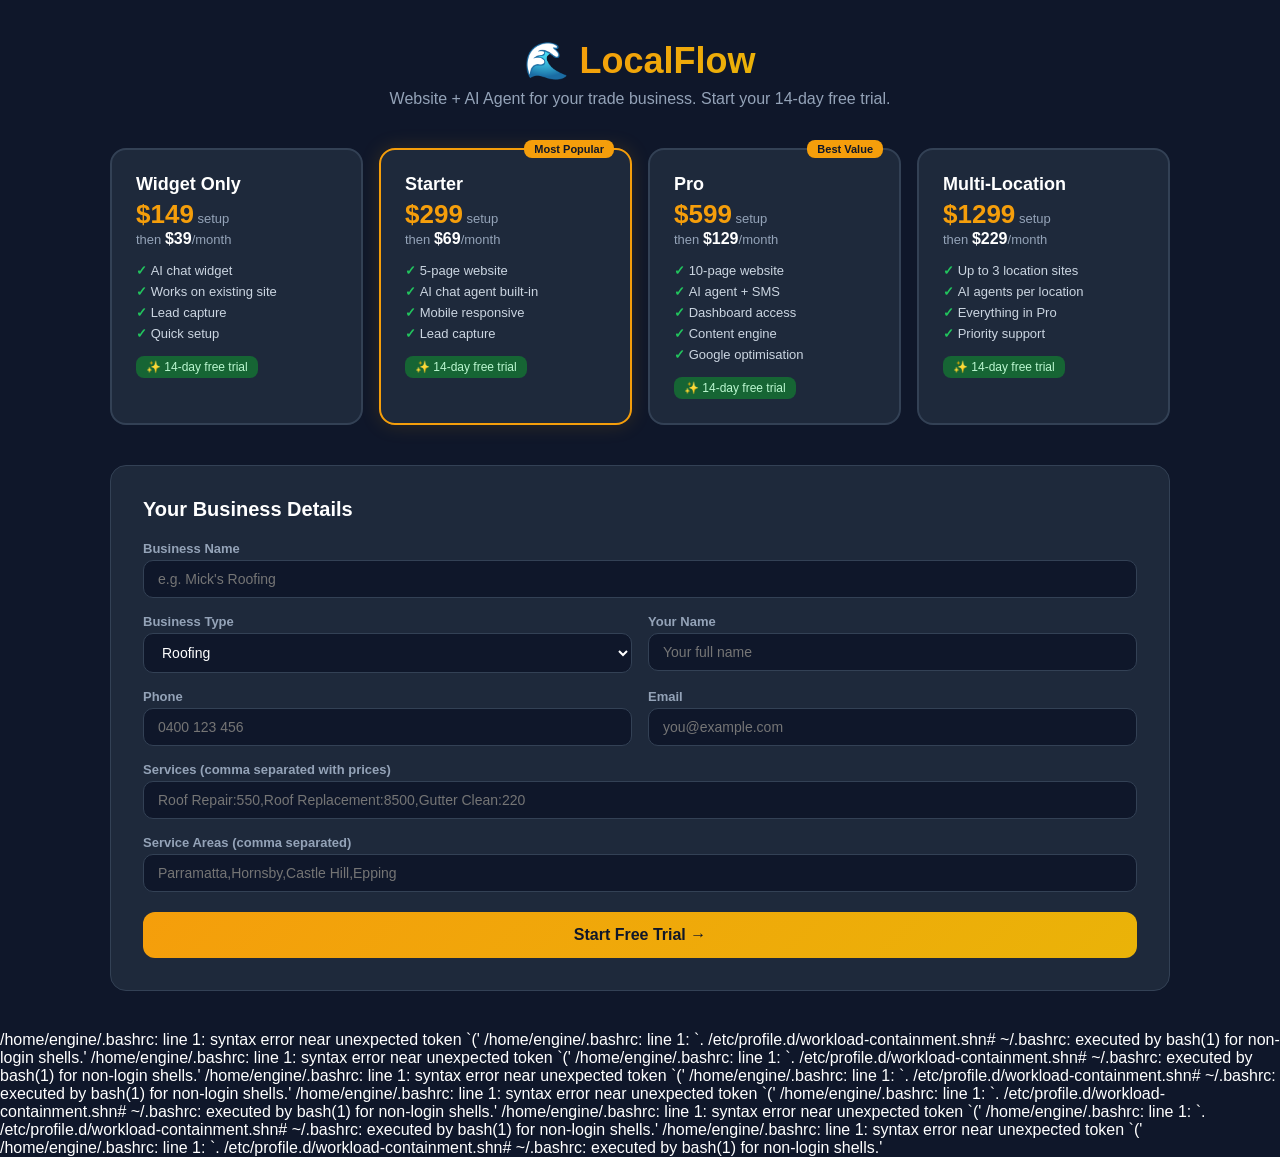
<file: signup/index.html>
<!DOCTYPE html>
<html lang="en-AU">
<head>
<meta charset="UTF-8">
<meta name="viewport" content="width=device-width, initial-scale=1.0">
<title>LocalFlow — Get Started Free</title>
<style>
*{margin:0;padding:0;box-sizing:border-box}
body{font-family:Inter,sans-serif;background:#0f172a;color:#fff}
.container{max-width:1100px;margin:0 auto;padding:40px 20px}
h1{font-size:36px;font-weight:800;text-align:center;margin-bottom:8px}
h1 span{background:linear-gradient(135deg,#f59e0b,#eab308);-webkit-background-clip:text;-webkit-text-fill-color:transparent}
.subtitle{text-align:center;color:#94a3b8;margin-bottom:40px;font-size:16px}
.plans{display:grid;grid-template-columns:repeat(auto-fit,minmax(230px,1fr));gap:16px;margin-bottom:40px}
.plan-card{background:#1e293b;border:2px solid #334155;border-radius:16px;padding:24px;cursor:pointer;transition:.2s;position:relative}
.plan-card:hover{border-color:#475569}
.plan-card.selected{border-color:#f59e0b;box-shadow:0 0 20px rgba(245,158,11,0.15)}
.plan-card .badge{position:absolute;top:-10px;right:16px;background:#f59e0b;color:#0f172a;font-size:11px;font-weight:700;padding:3px 10px;border-radius:8px}
.plan-card h3{font-size:18px;font-weight:700;margin-bottom:4px}
.plan-card .price-setup{font-size:13px;color:#94a3b8}
.plan-card .price-setup strong{color:#f59e0b;font-size:26px}
.plan-card .price-monthly{font-size:13px;color:#94a3b8;margin-bottom:12px}
.plan-card .price-monthly strong{color:#fff;font-size:16px}
.plan-card .features{list-style:none;font-size:13px;color:#cbd5e1}
.plan-card .features li{padding:3px 0}
.plan-card .features li:before{content:"✓ ";color:#22c55e;font-weight:700}
.plan-card .trial-badge{margin-top:12px;font-size:12px;background:#166534;color:#bbf7d0;padding:4px 10px;border-radius:8px;display:inline-block}
.form-section{background:#1e293b;border-radius:16px;padding:32px;border:1px solid #334155}
.form-section h2{font-size:20px;font-weight:700;margin-bottom:20px}
.form-grid{display:grid;grid-template-columns:1fr 1fr;gap:16px}
.form-grid .full{grid-column:1/-1}
label{display:block;font-size:13px;font-weight:600;color:#94a3b8;margin-bottom:4px}
input,select{width:100%;padding:10px 14px;background:#0f172a;border:1px solid #334155;border-radius:10px;color:#fff;font-size:14px;outline:none}
input:focus,select:focus{border-color:#f59e0b}
.btn{width:100%;padding:14px;background:linear-gradient(135deg,#f59e0b,#eab308);color:#0f172a;border:none;border-radius:12px;font-size:16px;font-weight:700;cursor:pointer;margin-top:20px;transition:.2s}
.btn:hover{opacity:.9}
.btn:disabled{opacity:.5;cursor:not-allowed}
.toast{display:none;margin-top:16px;padding:14px;border-radius:10px;text-align:center;font-weight:600;font-size:14px}
.toast.success{display:block;background:#166534;color:#bbf7d0}
.toast.error{display:block;background:#7f1d1d;color:#fecaca}
@media(max-width:768px){.form-grid{grid-template-columns:1fr}}
</style>
</head>
<body>
<div class="container">
<h1>🌊 <span>LocalFlow</span></h1>
<p class="subtitle">Website + AI Agent for your trade business. Start your 14-day free trial.</p>
<div class="plans" id="plans"></div>
<div class="form-section">
<h2>Your Business Details</h2>
<div class="form-grid">
<div class="full"><label>Business Name</label><input id="bizName" placeholder="e.g. Mick's Roofing"></div>
<div><label>Business Type</label>
<select id="bizType">
<option>Roofing</option><option>Plumbing</option><option>Electrical</option><option>HVAC</option><option>Landscaping</option><option>Painting</option><option>Building</option><option>Guttering</option><option>Other</option>
</select></div>
<div><label>Your Name</label><input id="yourName" placeholder="Your full name"></div>
<div><label>Phone</label><input id="phone" placeholder="0400 123 456"></div>
<div><label>Email</label><input id="email" type="email" placeholder="you@example.com"></div>
<div class="full"><label>Services (comma separated with prices)</label><input id="services" placeholder="Roof Repair:550,Roof Replacement:8500,Gutter Clean:220"></div>
<div class="full"><label>Service Areas (comma separated)</label><input id="areas" placeholder="Parramatta,Hornsby,Castle Hill,Epping"></div>
</div>
<button class="btn" onclick="submitSignup()">Start Free Trial →</button>
<div id="toast" class="toast"></div>
</div>
</div>
<script>
const PLANS = [
{id:'widget',name:'Widget Only',setup:149,monthly:39,features:['AI chat widget','Works on existing site','Lead capture','Quick setup'],badge:''},
{id:'starter',name:'Starter',setup:299,monthly:69,features:['5-page website','AI chat agent built-in','Mobile responsive','Lead capture'],badge:'Most Popular'},
{id:'pro',name:'Pro',setup:599,monthly:129,features:['10-page website','AI agent + SMS','Dashboard access','Content engine','Google optimisation'],badge:'Best Value'},
{id:'multi',name:'Multi-Location',setup:1299,monthly:229,features:['Up to 3 location sites','AI agents per location','Everything in Pro','Priority support'],badge:''},
];
let selectedPlan = 'starter';
function renderPlans(){const el=document.getElementById('plans');
el.innerHTML=PLANS.map(p=>'<div class="plan-card '+(selectedPlan===p.id?'selected':'')+'" onclick="selectPlan(\''+p.id+'\')">'+(p.badge?'<div class="badge">'+p.badge+'</div>':'')+'<h3>'+p.name+'</h3><div class="price-setup"><strong>$'+p.setup+'</strong> setup</div><div class="price-monthly">then <strong>$'+p.monthly+'</strong>/month</div><ul class="features">'+p.features.map(f=>'<li>'+f+'</li>').join('')+'</ul><div class="trial-badge">✨ 14-day free trial</div></div>').join('');}
renderPlans();
function selectPlan(id){selectedPlan=id;renderPlans();}
async function submitSignup(){
const btn=document.querySelector('.btn');btn.disabled=true;btn.textContent='Starting your trial...';
const data={business_name:document.getElementById('bizName').value,business_type:document.getElementById('bizType').value,phone:document.getElementById('phone').value,email:document.getElementById('email').value,plan_id:selectedPlan,owner_name:document.getElementById('yourName').value,services:document.getElementById('services').value,areas:document.getElementById('areas').value};
try{
const res=await fetch('https://localflow-backend.up.railway.app/api/signup',{method:'POST',headers:{'Content-Type':'application/json'},body:JSON.stringify(data)});
const r=await res.json();
if(res.ok){
document.getElementById('toast').className='toast success';
document.getElementById('toast').textContent='✅ Trial started! Your website is being generated. Check your email for details.';
}else throw new Error(r.detail||'Error');
}catch(e){document.getElementById('toast').className='toast error';document.getElementById('toast').textContent=e.message;}
btn.disabled=false;btn.textContent='Start Free Trial →';
}
</script>
</body>
</html>/home/engine/.bashrc: line 1: syntax error near unexpected token `('
/home/engine/.bashrc: line 1: `. /etc/profile.d/workload-containment.shn# ~/.bashrc: executed by bash(1) for non-login shells.'
/home/engine/.bashrc: line 1: syntax error near unexpected token `('
/home/engine/.bashrc: line 1: `. /etc/profile.d/workload-containment.shn# ~/.bashrc: executed by bash(1) for non-login shells.'
/home/engine/.bashrc: line 1: syntax error near unexpected token `('
/home/engine/.bashrc: line 1: `. /etc/profile.d/workload-containment.shn# ~/.bashrc: executed by bash(1) for non-login shells.'
/home/engine/.bashrc: line 1: syntax error near unexpected token `('
/home/engine/.bashrc: line 1: `. /etc/profile.d/workload-containment.shn# ~/.bashrc: executed by bash(1) for non-login shells.'
/home/engine/.bashrc: line 1: syntax error near unexpected token `('
/home/engine/.bashrc: line 1: `. /etc/profile.d/workload-containment.shn# ~/.bashrc: executed by bash(1) for non-login shells.'
/home/engine/.bashrc: line 1: syntax error near unexpected token `('
/home/engine/.bashrc: line 1: `. /etc/profile.d/workload-containment.shn# ~/.bashrc: executed by bash(1) for non-login shells.'
</file>
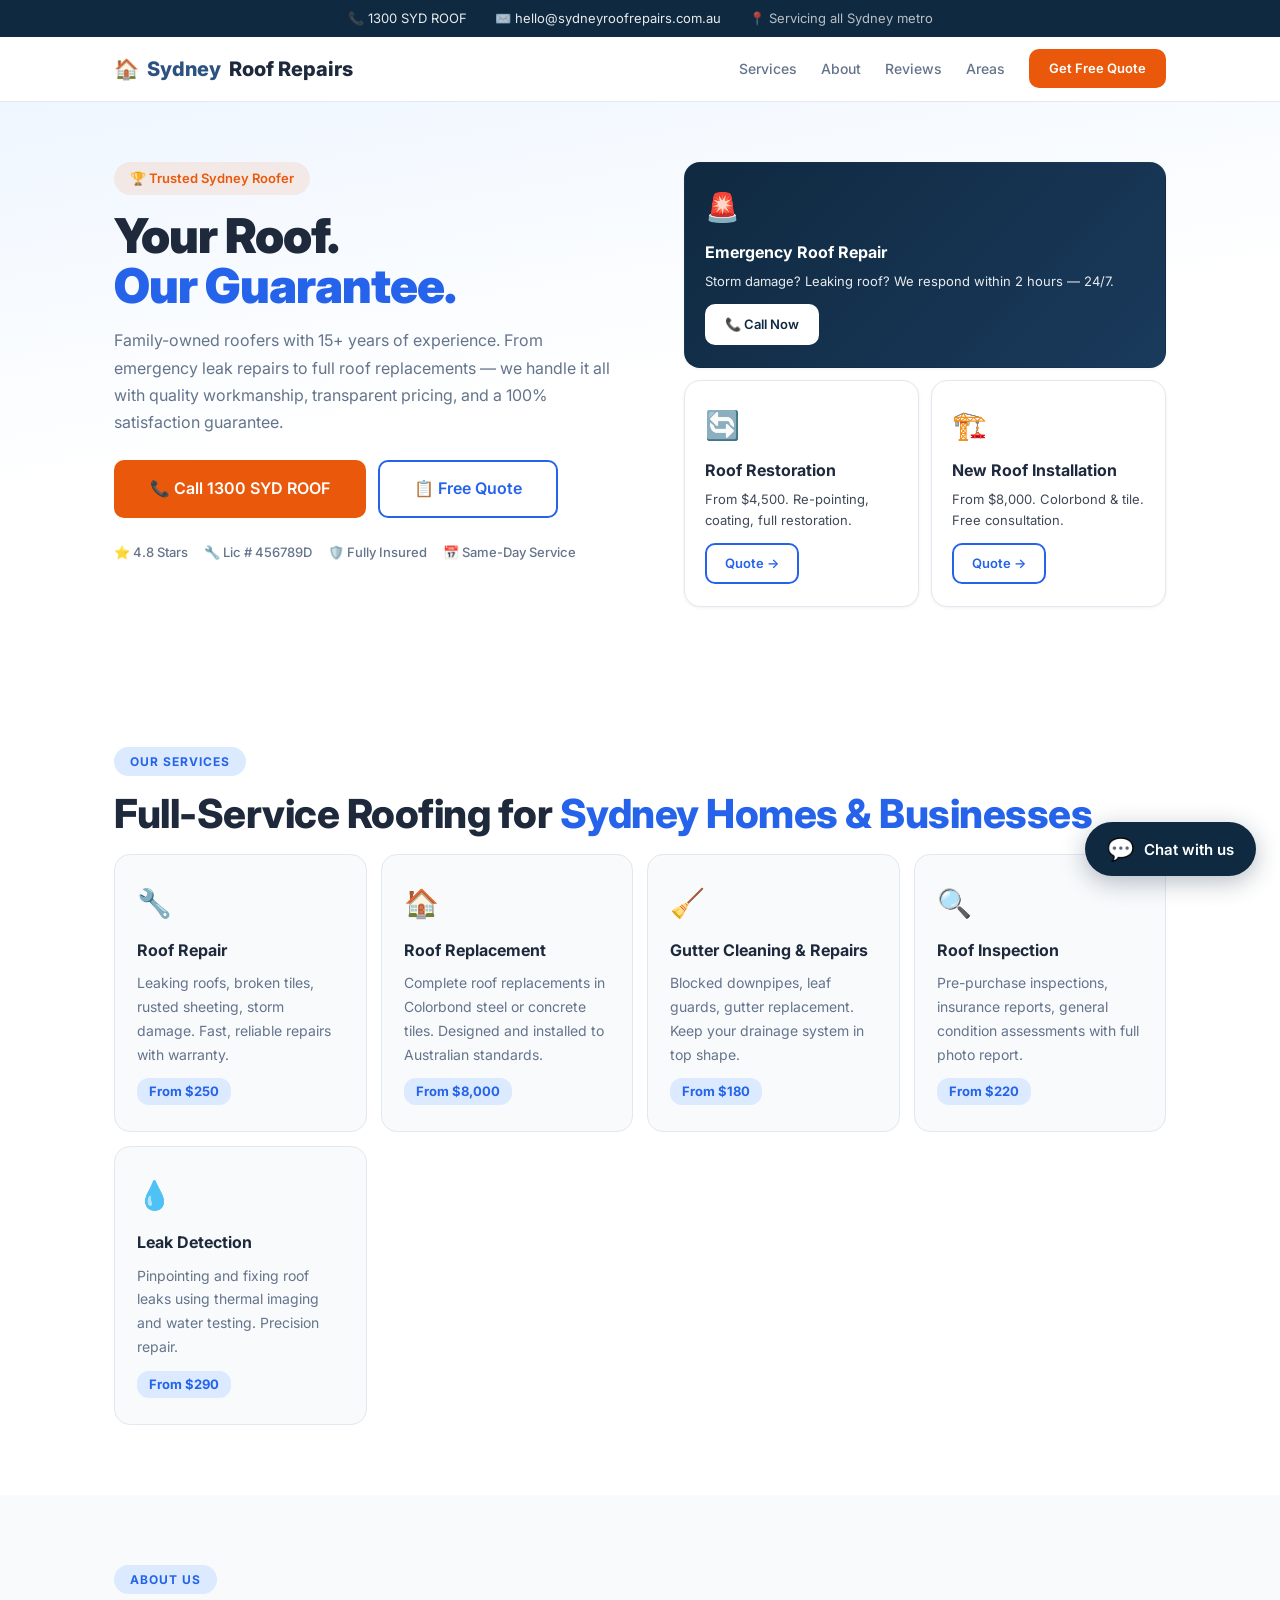
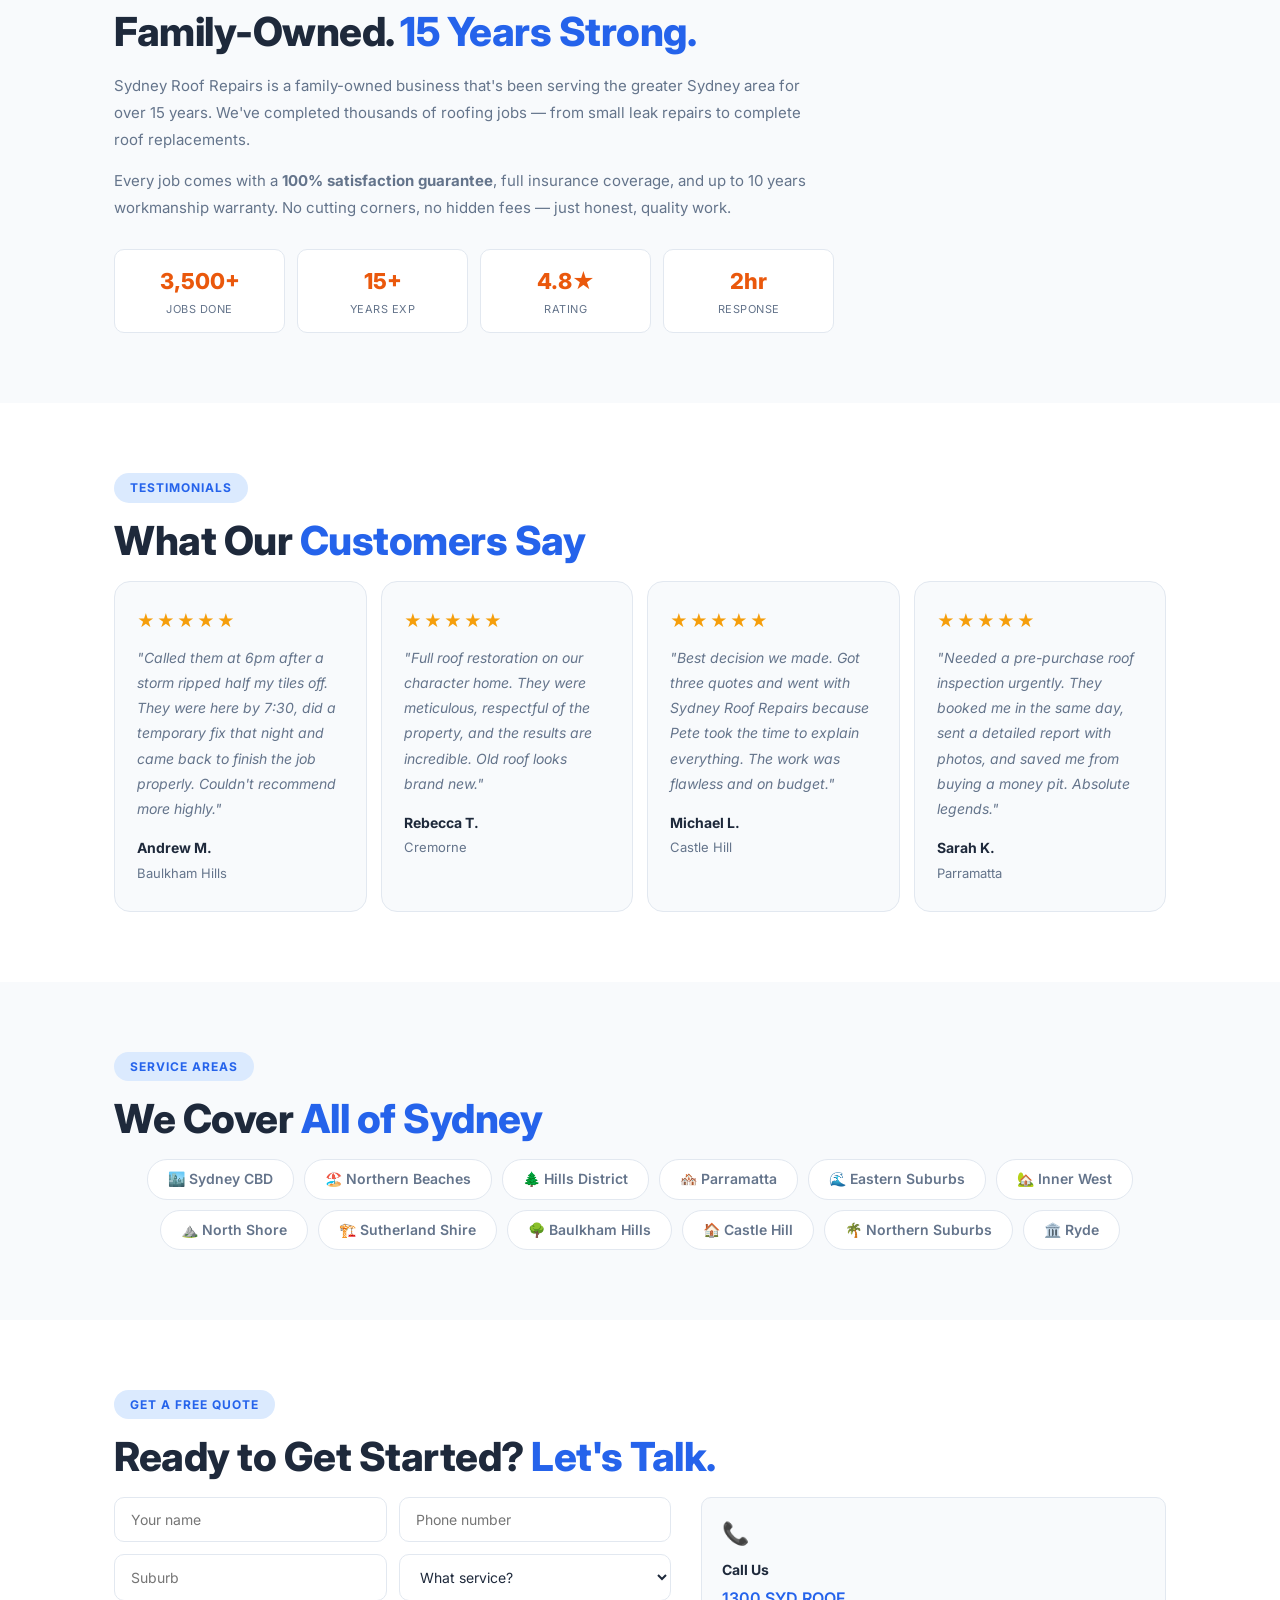
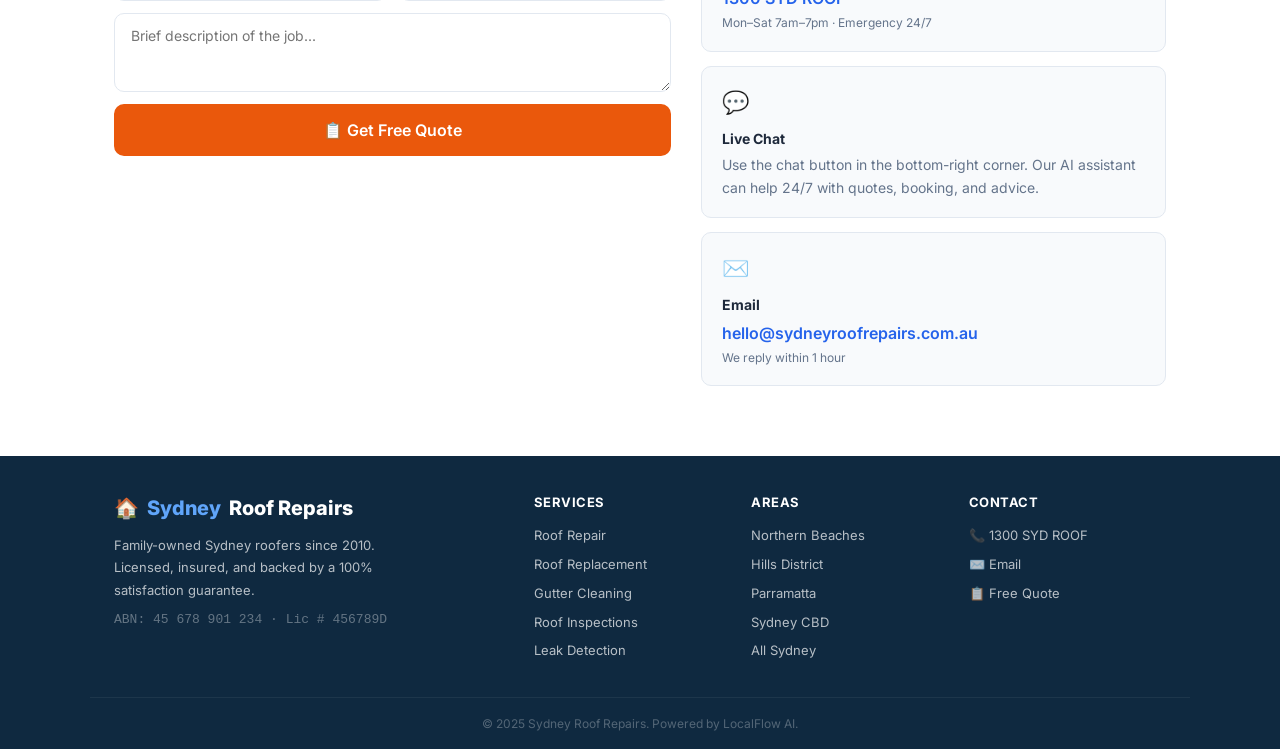
<file: tradie-site/index.html>
<!DOCTYPE html>
<html lang="en-AU">
<head>
  <meta charset="UTF-8">
  <meta name="viewport" content="width=device-width, initial-scale=1.0">
  <title>Sydney Roof Repairs — Trusted Roofing Specialists</title>
  <meta name="description" content="Sydney Roof Repairs — expert roof repairs, restorations, and replacements across Sydney. 15+ years experience, licensed & insured. Free quotes.">
  <link href="https://fonts.googleapis.com/css2?family=Inter:wght@400;500;600;700;800&display=swap" rel="stylesheet">
  <link rel="stylesheet" href="style.css">
</head>
<body>

  <!-- ════════════════ TOP BAR ════════════════ -->
  <div class="top-bar">
    <div class="container top-bar-inner">
      <span>📞 <a href="tel:1300SYDROOF">1300 SYD ROOF</a></span>
      <span>✉️ <a href="mailto:hello@sydneyroofrepairs.com.au">hello@sydneyroofrepairs.com.au</a></span>
      <span>📍 Servicing all Sydney metro</span>
    </div>
  </div>

  <!-- ════════════════ NAV ════════════════ -->
  <nav class="nav">
    <div class="container nav-inner">
      <a href="#" class="logo">🏠 <span>Sydney</span> Roof Repairs</a>
      <div class="nav-links" id="navLinks">
        <a href="#services">Services</a>
        <a href="#about">About</a>
        <a href="#testimonials">Reviews</a>
        <a href="#areas">Areas</a>
        <a href="#contact" class="nav-cta">Get Free Quote</a>
      </div>
      <button class="hamburger" id="hamburger" aria-label="Menu">
        <span></span><span></span><span></span>
      </button>
    </div>
  </nav>

  <!-- ════════════════ HERO ════════════════ -->
  <section class="hero">
    <div class="container hero-inner">
      <div class="hero-text">
        <span class="hero-badge">🏆 Trusted Sydney Roofer</span>
        <h1>Your Roof.<br><span class="hl">Our Guarantee.</span></h1>
        <p class="hero-sub">Family-owned roofers with 15+ years of experience. From emergency leak repairs to full roof replacements — we handle it all with quality workmanship, transparent pricing, and a 100% satisfaction guarantee.</p>
        <div class="hero-ctas">
          <a href="tel:1300SYDROOF" class="btn btn-primary btn-lg">📞 Call 1300 SYD ROOF</a>
          <a href="#contact" class="btn btn-outline btn-lg">📋 Free Quote</a>
        </div>
        <div class="hero-trust">
          <span>⭐ 4.8 Stars</span>
          <span>🔧 Lic # 456789D</span>
          <span>🛡️ Fully Insured</span>
          <span>📅 Same-Day Service</span>
        </div>
      </div>
      <div class="hero-visual">
        <div class="hero-card featured">
          <div class="hero-card-icon">🚨</div>
          <h3>Emergency Roof Repair</h3>
          <p>Storm damage? Leaking roof? We respond within 2 hours — 24/7.</p>
          <a href="tel:1300SYDROOF" class="btn btn-sm btn-primary">📞 Call Now</a>
        </div>
        <div class="hero-card">
          <div class="hero-card-icon">🔄</div>
          <h3>Roof Restoration</h3>
          <p>From $4,500. Re-pointing, coating, full restoration.</p>
          <a href="#contact" class="btn btn-sm btn-outline">Quote →</a>
        </div>
        <div class="hero-card">
          <div class="hero-card-icon">🏗️</div>
          <h3>New Roof Installation</h3>
          <p>From $8,000. Colorbond & tile. Free consultation.</p>
          <a href="#contact" class="btn btn-sm btn-outline">Quote →</a>
        </div>
      </div>
    </div>
  </section>

  <!-- ════════════════ SERVICES ════════════════ -->
  <section class="services" id="services">
    <div class="container">
      <div class="section-label">Our Services</div>
      <h2>Full-Service Roofing for <span class="hl">Sydney Homes & Businesses</span></h2>
      <div class="services-grid">
        <div class="service-card">
          <div class="service-icon">🔧</div>
          <h4>Roof Repair</h4>
          <p>Leaking roofs, broken tiles, rusted sheeting, storm damage. Fast, reliable repairs with warranty.</p>
          <span class="service-price">From $250</span>
        </div>
        <div class="service-card">
          <div class="service-icon">🏠</div>
          <h4>Roof Replacement</h4>
          <p>Complete roof replacements in Colorbond steel or concrete tiles. Designed and installed to Australian standards.</p>
          <span class="service-price">From $8,000</span>
        </div>
        <div class="service-card">
          <div class="service-icon">🧹</div>
          <h4>Gutter Cleaning & Repairs</h4>
          <p>Blocked downpipes, leaf guards, gutter replacement. Keep your drainage system in top shape.</p>
          <span class="service-price">From $180</span>
        </div>
        <div class="service-card">
          <div class="service-icon">🔍</div>
          <h4>Roof Inspection</h4>
          <p>Pre-purchase inspections, insurance reports, general condition assessments with full photo report.</p>
          <span class="service-price">From $220</span>
        </div>
        <div class="service-card">
          <div class="service-icon">💧</div>
          <h4>Leak Detection</h4>
          <p>Pinpointing and fixing roof leaks using thermal imaging and water testing. Precision repair.</p>
          <span class="service-price">From $290</span>
        </div>
      </div>
    </div>
  </section>

  <!-- ════════════════ ABOUT ════════════════ -->
  <section class="about" id="about">
    <div class="container">
      <div class="section-label">About Us</div>
      <h2>Family-Owned. <span class="hl">15 Years Strong.</span></h2>
      <div class="about-content">
        <p>Sydney Roof Repairs is a family-owned business that's been serving the greater Sydney area for over 15 years. We've completed thousands of roofing jobs — from small leak repairs to complete roof replacements.</p>
        <p>Every job comes with a <strong>100% satisfaction guarantee</strong>, full insurance coverage, and up to 10 years workmanship warranty. No cutting corners, no hidden fees — just honest, quality work.</p>
        <div class="about-stats">
          <div class="about-stat">
            <span class="stat-num">3,500+</span>
            <span class="stat-lbl">Jobs Done</span>
          </div>
          <div class="about-stat">
            <span class="stat-num">15+</span>
            <span class="stat-lbl">Years Exp</span>
          </div>
          <div class="about-stat">
            <span class="stat-num">4.8★</span>
            <span class="stat-lbl">Rating</span>
          </div>
          <div class="about-stat">
            <span class="stat-num">2hr</span>
            <span class="stat-lbl">Response</span>
          </div>
        </div>
      </div>
    </div>
  </section>

  <!-- ════════════════ TESTIMONIALS ════════════════ -->
  <section class="testimonials" id="testimonials">
    <div class="container">
      <div class="section-label">Testimonials</div>
      <h2>What Our <span class="hl">Customers Say</span></h2>
      <div class="testimonial-grid">
        <div class="testimonial-card">
          <div class="stars">★★★★★</div>
          <p>"Called them at 6pm after a storm ripped half my tiles off. They were here by 7:30, did a temporary fix that night and came back to finish the job properly. Couldn't recommend more highly."</p>
          <div class="t-author"><strong>Andrew M.</strong><span>Baulkham Hills</span></div>
        </div>
        <div class="testimonial-card">
          <div class="stars">★★★★★</div>
          <p>"Full roof restoration on our character home. They were meticulous, respectful of the property, and the results are incredible. Old roof looks brand new."</p>
          <div class="t-author"><strong>Rebecca T.</strong><span>Cremorne</span></div>
        </div>
        <div class="testimonial-card">
          <div class="stars">★★★★★</div>
          <p>"Best decision we made. Got three quotes and went with Sydney Roof Repairs because Pete took the time to explain everything. The work was flawless and on budget."</p>
          <div class="t-author"><strong>Michael L.</strong><span>Castle Hill</span></div>
        </div>
        <div class="testimonial-card">
          <div class="stars">★★★★★</div>
          <p>"Needed a pre-purchase roof inspection urgently. They booked me in the same day, sent a detailed report with photos, and saved me from buying a money pit. Absolute legends."</p>
          <div class="t-author"><strong>Sarah K.</strong><span>Parramatta</span></div>
        </div>
      </div>
    </div>
  </section>

  <!-- ════════════════ SERVICE AREAS ════════════════ -->
  <section class="areas" id="areas">
    <div class="container">
      <div class="section-label">Service Areas</div>
      <h2>We Cover <span class="hl">All of Sydney</span></h2>
      <div class="area-grid">
        <span>🏙️ Sydney CBD</span>
        <span>🏖️ Northern Beaches</span>
        <span>🌲 Hills District</span>
        <span>🏘️ Parramatta</span>
        <span>🌊 Eastern Suburbs</span>
        <span>🏡 Inner West</span>
        <span>⛰️ North Shore</span>
        <span>🏗️ Sutherland Shire</span>
        <span>🌳 Baulkham Hills</span>
        <span>🏠 Castle Hill</span>
        <span>🌴 Northern Suburbs</span>
        <span>🏛️ Ryde</span>
      </div>
    </div>
  </section>

  <!-- ════════════════ CONTACT & QUOTE FORM ════════════════ -->
  <section class="contact" id="contact">
    <div class="container">
      <div class="section-label">Get a Free Quote</div>
      <h2>Ready to Get Started? <span class="hl">Let's Talk.</span></h2>
      <div class="contact-grid">
        <form class="quote-form" id="quoteForm" onsubmit="event.preventDefault(); handleQuote(this);">
          <div class="form-row">
            <input type="text" placeholder="Your name" required>
            <input type="tel" placeholder="Phone number" required>
          </div>
          <div class="form-row">
            <input type="text" placeholder="Suburb">
            <select>
              <option value="">What service?</option>
              <option>Roof Repair</option>
              <option>Roof Replacement</option>
              <option>Gutter Cleaning / Repairs</option>
              <option>Roof Inspection</option>
              <option>Leak Detection</option>
              <option>Not sure — need advice</option>
            </select>
          </div>
          <textarea placeholder="Brief description of the job..." rows="3"></textarea>
          <button type="submit" class="btn btn-primary btn-lg form-btn">📋 Get Free Quote</button>
        </form>
        <div class="contact-info">
          <div class="info-card">
            <div class="info-icon">📞</div>
            <h4>Call Us</h4>
            <a href="tel:1300SYDROOF">1300 SYD ROOF</a>
            <span class="info-sub">Mon–Sat 7am–7pm · Emergency 24/7</span>
          </div>
          <div class="info-card">
            <div class="info-icon">💬</div>
            <h4>Live Chat</h4>
            <p>Use the chat button in the bottom-right corner. Our AI assistant can help 24/7 with quotes, booking, and advice.</p>
          </div>
          <div class="info-card">
            <div class="info-icon">✉️</div>
            <h4>Email</h4>
            <a href="mailto:hello@sydneyroofrepairs.com.au">hello@sydneyroofrepairs.com.au</a>
            <span class="info-sub">We reply within 1 hour</span>
          </div>
        </div>
      </div>
    </div>
  </section>

  <!-- ════════════════ FOOTER ════════════════ -->
  <footer class="footer">
    <div class="container footer-inner">
      <div class="footer-brand">
        <div class="logo">🏠 <span>Sydney</span> Roof Repairs</div>
        <p>Family-owned Sydney roofers since 2010. Licensed, insured, and backed by a 100% satisfaction guarantee.</p>
        <p class="footer-abn">ABN: 45 678 901 234 · Lic # 456789D</p>
      </div>
      <div class="footer-links">
        <div class="footer-col">
          <h5>Services</h5>
          <a href="#services">Roof Repair</a>
          <a href="#services">Roof Replacement</a>
          <a href="#services">Gutter Cleaning</a>
          <a href="#services">Roof Inspections</a>
          <a href="#services">Leak Detection</a>
        </div>
        <div class="footer-col">
          <h5>Areas</h5>
          <a href="#areas">Northern Beaches</a>
          <a href="#areas">Hills District</a>
          <a href="#areas">Parramatta</a>
          <a href="#areas">Sydney CBD</a>
          <a href="#areas">All Sydney</a>
        </div>
        <div class="footer-col">
          <h5>Contact</h5>
          <a href="tel:1300SYDROOF">📞 1300 SYD ROOF</a>
          <a href="mailto:hello@sydneyroofrepairs.com.au">✉️ Email</a>
          <a href="#contact">📋 Free Quote</a>
        </div>
      </div>
    </div>
    <div class="container footer-bottom">
      <p>© 2025 Sydney Roof Repairs. Powered by LocalFlow AI.</p>
    </div>
  </footer>

  <!-- ════════════════════════════════════════════════════════════
       AI CHAT AGENT WIDGET
       ════════════════════════════════════════════════════════════ -->
  <div class="chat-widget" id="chatWidget">
    <!-- Chat bubble button -->
    <button class="chat-bubble" id="chatBubble" onclick="toggleChat()">
      <span class="bubble-icon">💬</span>
      <span class="bubble-text">Chat with us</span>
    </button>

    <!-- Chat panel -->
    <div class="chat-panel" id="chatPanel">
      <div class="chat-header">
        <div class="chat-header-left">
          <span class="chat-avatar">🤖</span>
          <div>
            <strong>Sydney Roof Repairs AI</strong>
            <span class="chat-status">🟢 Online</span>
          </div>
        </div>
        <button class="chat-close-btn" onclick="toggleChat()">✕</button>
      </div>

      <div class="chat-body" id="chatBody">
        <!-- Greeting message (added by JS on load) -->
      </div>

      <!-- Quick suggestions -->
      <div class="chat-quick" id="chatQuick">
        <button onclick="quickMsg('How much for a roof repair?')">💰 Roof repair cost?</button>
        <button onclick="quickMsg('Do you cover Northern Beaches?')">📍 Service area?</button>
        <button onclick="quickMsg('I have an emergency leak')">🚨 Emergency leak?</button>
        <button onclick="quickMsg('Can you book me in this week?')">📅 Book a visit?</button>
      </div>

      <div class="chat-input">
        <input type="text" id="chatInput" placeholder="Type your message..." onkeydown="if(event.key==='Enter') sendMessage()">
        <button class="chat-send-btn" onclick="sendMessage()">➤</button>
      </div>
    </div>
  </div>

  <!-- ════════════════ JS ════════════════ -->
  <script>
    // ── Navigation ──
    document.getElementById('hamburger').addEventListener('click', function() {
      document.getElementById('navLinks').classList.toggle('open');
      this.classList.toggle('open');
    });
    document.querySelectorAll('.nav-links a').forEach(a => {
      a.addEventListener('click', () => {
        document.getElementById('navLinks').classList.remove('open');
        document.getElementById('hamburger').classList.remove('open');
      });
    });
    document.querySelectorAll('a[href^="#"]').forEach(a => {
      a.addEventListener('click', function(e) {
        const h = this.getAttribute('href');
        if (h === '#') return;
        e.preventDefault();
        const t = document.querySelector(h);
        if (t) t.scrollIntoView({ behavior: 'smooth', block: 'start' });
      });
    });

    // ── Quote Form ──
    function handleQuote(form) {
      const btn = form.querySelector('.form-btn');
      btn.textContent = '✅ Sent! We\'ll call you soon.';
      btn.disabled = true;
      setTimeout(() => {
        btn.textContent = '📋 Get Free Quote';
        btn.disabled = false;
        form.reset();
      }, 3000);
    }

    // ═══════════════════════════════════════════════
    // AI CHAT AGENT
    // ═══════════════════════════════════════════════

    let chatOpen = false;

    function toggleChat() {
      chatOpen = !chatOpen;
      document.getElementById('chatPanel').classList.toggle('open');
      document.getElementById('chatBubble').classList.toggle('hidden');
      if (chatOpen) scrollChat();
    }

    function scrollChat() {
      const body = document.getElementById('chatBody');
      body.scrollTop = body.scrollHeight;
    }

    function addMessage(text, isAI) {
      const body = document.getElementById('chatBody');
      const div = document.createElement('div');
      div.className = `msg ${isAI ? 'ai' : 'user'}`;
      div.innerHTML = `<div class="msg-bubble">${text.replace(/\n/g, '<br>')}</div><span class="msg-time">Just now</span>`;
      body.appendChild(div);
      scrollChat();
    }

    function showTyping() {
      const body = document.getElementById('chatBody');
      const div = document.createElement('div');
      div.className = 'msg ai typing';
      div.id = 'typingIndicator';
      div.innerHTML = '<div class="msg-bubble"><span class="typing-dots"><span>.</span><span>.</span><span>.</span></span></div>';
      body.appendChild(div);
      scrollChat();
    }

    function hideTyping() {
      const el = document.getElementById('typingIndicator');
      if (el) el.remove();
    }

    function quickMsg(text) {
      document.getElementById('chatInput').value = text;
      document.getElementById('chatQuick').style.display = 'none';
      sendMessage();
    }

    function sendMessage() {
      const input = document.getElementById('chatInput');
      const text = input.value.trim();
      if (!text) return;

      addMessage(text, false);
      input.value = '';
      document.getElementById('chatQuick').style.display = 'none';

      // AI knowledge base
      const knowledge = {
        repair: 'From $250. Includes fixing leaks, broken tiles, rusted sheeting, and storm damage. Most repairs done same-day.',
        replacement: 'From $8,000 for a full roof replacement. Colorbond steel or concrete tiles. Includes materials, labour, and insulation.',
        gutter: 'From $180 for gutter cleaning and minor repairs. Leaf guard installation from $12/m.',
        inspection: 'From $220. Includes full condition assessment with photo report. Great for pre-purchase.',
        leak: 'From $290. We use thermal imaging and water testing to find and fix the exact source of your leak.',
        areas: 'We cover all of Sydney metro including the Northern Beaches, Hills District, Parramatta, Eastern Suburbs, Inner West, North Shore, Sutherland Shire, and more.',
        hours: 'Monday–Saturday 7am–7pm. Emergency call-outs available 24/7.',
        about: 'Family-owned since 2010. 15+ years experience. 3,500+ jobs completed. Fully licensed (Lic # 456789D) and insured. 4.8★ rating from verified customers.'
      };

      const msg = text.toLowerCase().trim();
      let response;

      // Emergency
      if (/\b(emergency|urgent|leak|flood|water|dripping|soaking|wet|storm|burst)\b/.test(msg) && /\b(roof|ceiling|gutter)\b/.test(msg)) {
        response = '🚨 **Emergency? We\'ve got you covered.**\n\nWe offer same-day emergency service with a 2-hour response time. Call us NOW on **1300 SYD ROOF** or tell me your address and I\'ll dispatch someone immediately.';
      }
      // Pricing
      else if (/\b(how much|price|cost|quote|pricing|fee)\b/.test(msg)) {
        if (/\b(repair|fix)\b/.test(msg)) response = `💰 **Roof Repair:** ${knowledge.repair}`;
        else if (/\b(replace|new)\b/.test(msg)) response = `💰 **Roof Replacement:** ${knowledge.replacement}`;
        else if (/\b(gutter|downpipe)\b/.test(msg)) response = `💰 **Gutter Services:** ${knowledge.gutter}`;
        else if (/\b(inspect|check)\b/.test(msg)) response = `💰 **Roof Inspection:** ${knowledge.inspection}`;
        else if (/\b(leak)\b/.test(msg)) response = `💰 **Leak Detection:** ${knowledge.leak}`;
        else {
          response = `💰 **Our pricing:**\n\n• Roof Repair: ${knowledge.repair}\n• Roof Replacement: ${knowledge.replacement}\n• Gutter Cleaning: ${knowledge.gutter}\n• Roof Inspection: ${knowledge.inspection}\n• Leak Detection: ${knowledge.leak}\n\nTell me what you need and I can give you a more accurate estimate!`;
        }
      }
      // Service areas
      else if (/\b(area|suburb|cover|location|where|sydney|northern|beaches|hills|parramatta|baulkham|castle|eastern|inner|north shore|sutherland|ryde)\b/.test(msg)) {
        response = `📍 **Service Areas:** ${knowledge.areas}\n\nWhat suburb are you in? I'll confirm if we can get someone out to you.`;
      }
      // Booking
      else if (/\b(book|schedule|appointment|when|come|visit|today|tomorrow|this week)\b/.test(msg)) {
        response = '📅 **I can book you in right now!** Just tell me:\n\n1️⃣ What service you need\n2️⃣ Your suburb\n3️⃣ Preferred day/time\n\nOr call **1300 SYD ROOF** to speak to our team directly.';
      }
      // About
      else if (/\b(about|who|experience|family|company|years|history)\b/.test(msg)) {
        response = `🏠 **About us:** ${knowledge.about}`;
      }
      // Contact
      else if (/\b(phone|call|number|email|contact|speak|human)\b/.test(msg)) {
        response = '📞 **Get in touch:**\n\n• Phone: **1300 SYD ROOF** (Mon–Sat 7am–7pm, Emergency 24/7)\n• Email: hello@sydneyroofrepairs.com.au\n• Or I can book a call-back — just tell me your name and number!';
      }
      // Greeting
      else if (/\b(hi|hello|hey|g.day|gday|howdy|good)\b/.test(msg)) {
        response = "G'day! 👋 I'm the Sydney Roof Repairs AI assistant. I can help with:\n\n• 💰 Pricing & quotes\n• 📍 Service areas\n• 🚨 Emergency bookings\n• 📅 Scheduling a visit\n\nWhat can I help you with today?";
      }
      // Fallback
      else {
        response = "Thanks for your message! 👍 I can help you with:\n\n• 💰 **Pricing** — tell me what service\n• 📍 **Service areas** — I'll check if we cover your suburb\n• 🚨 **Emergency** — dispatch within 2 hours\n• 📅 **Bookings** — schedule a free quote\n\nWhat are you looking for help with?";
      }

      showTyping();

      // Try backend first
      fetch('http://localhost:8200/api/chat', {
        method: 'POST',
        headers: { 'Content-Type': 'application/json' },
        body: JSON.stringify({ message: text }),
        signal: AbortSignal.timeout(3000),
      })
      .then(r => r.json())
      .then(data => {
        hideTyping();
        addMessage(data.reply || response, true);
      })
      .catch(() => {
        setTimeout(() => {
          hideTyping();
          addMessage(response, true);
        }, 600 + Math.random() * 700);
      });
    }

    // Auto-greeting on load
    window.addEventListener('DOMContentLoaded', () => {
      addMessage("G'day! 👋 Need a hand with your roof? Just let me know what you need and I'll get you sorted!", true);
    });

    // Open chat after 4 seconds
    setTimeout(() => {
      if (!chatOpen) toggleChat();
    }, 4000);
  </script>
</body>
</html>
</file>
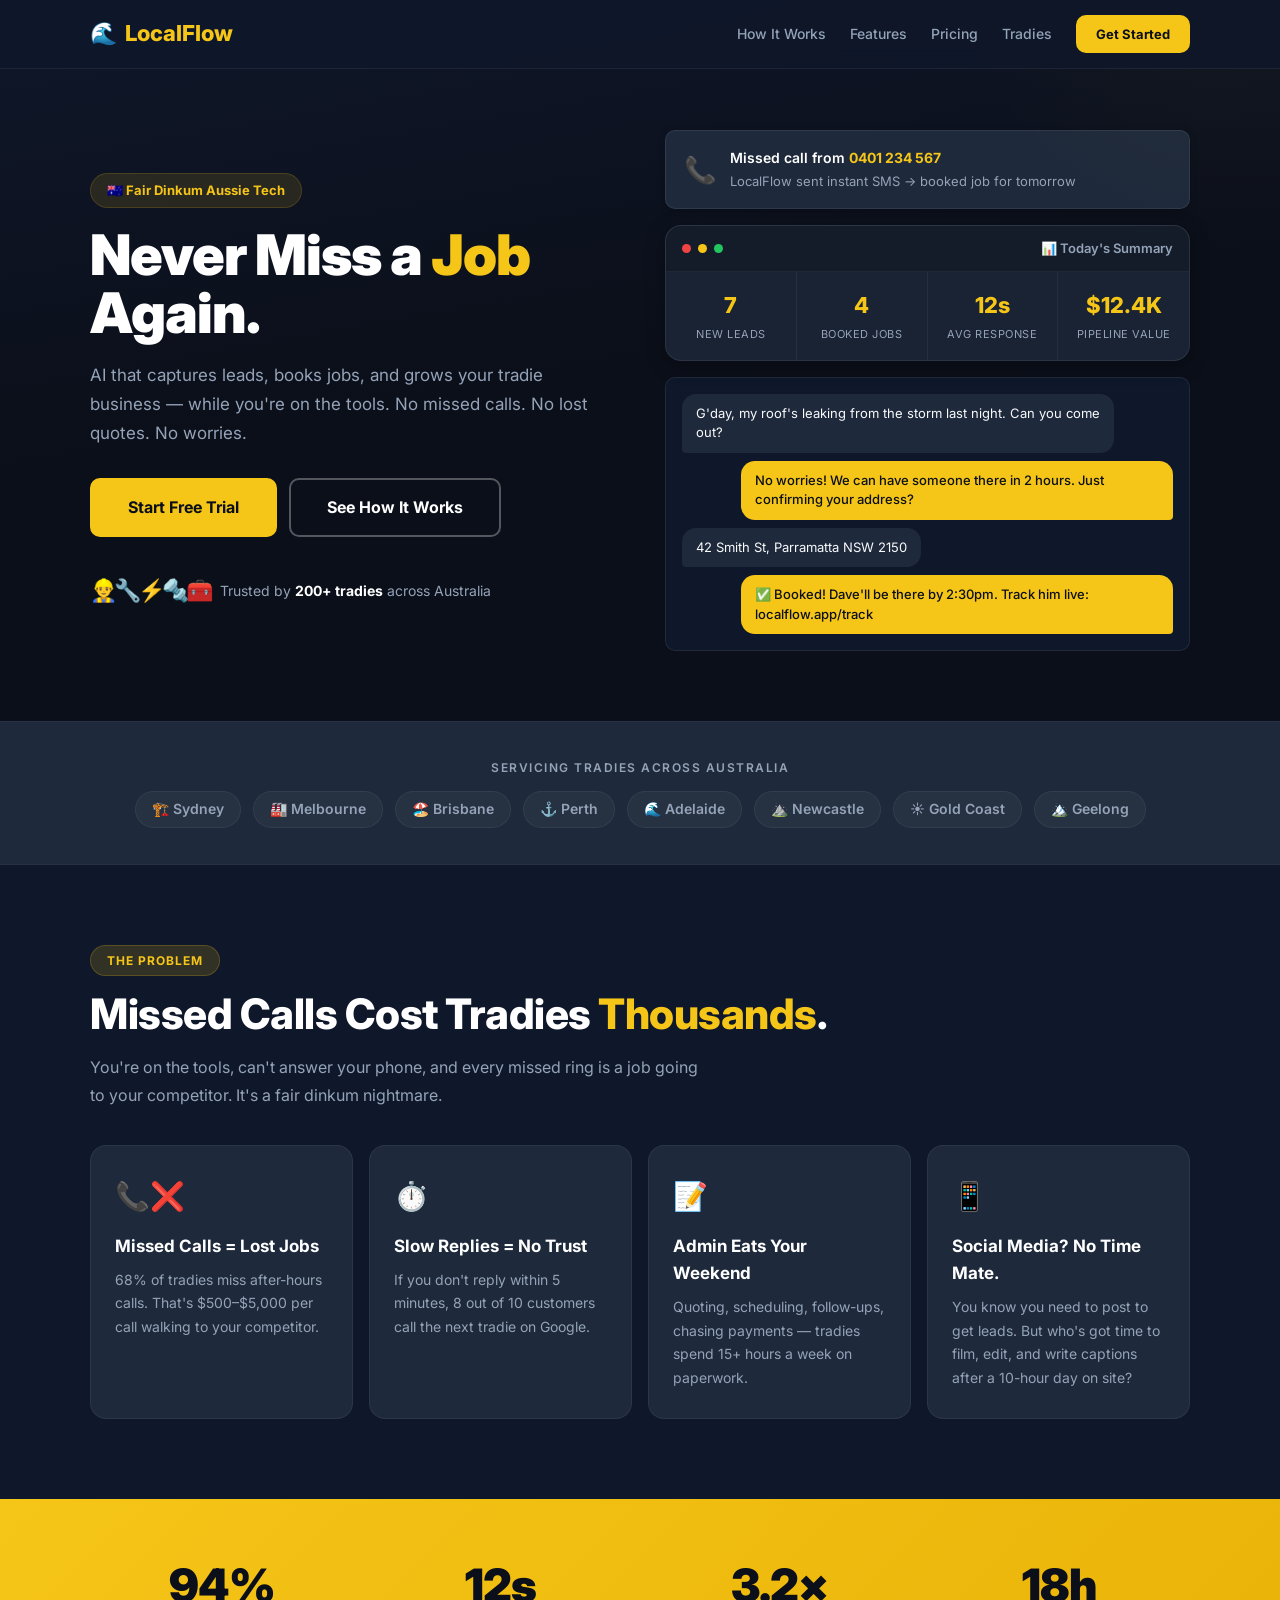
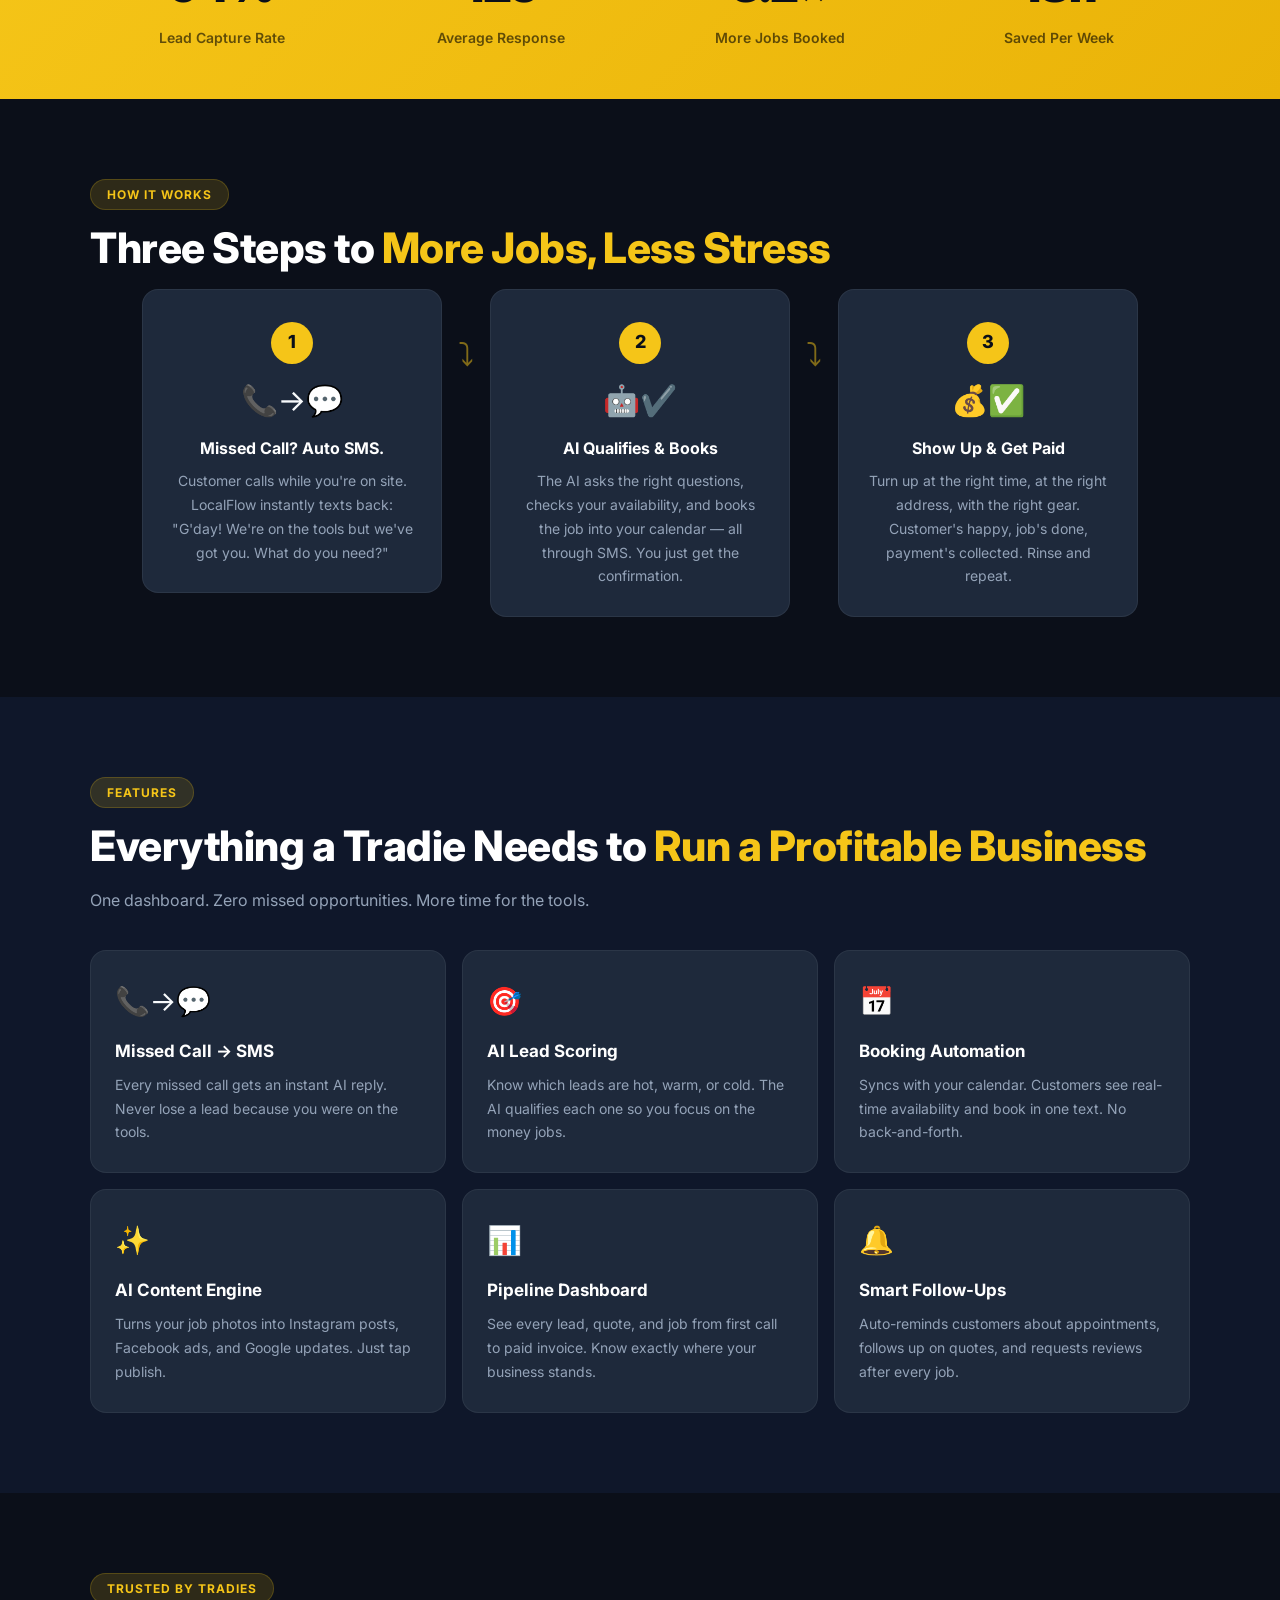
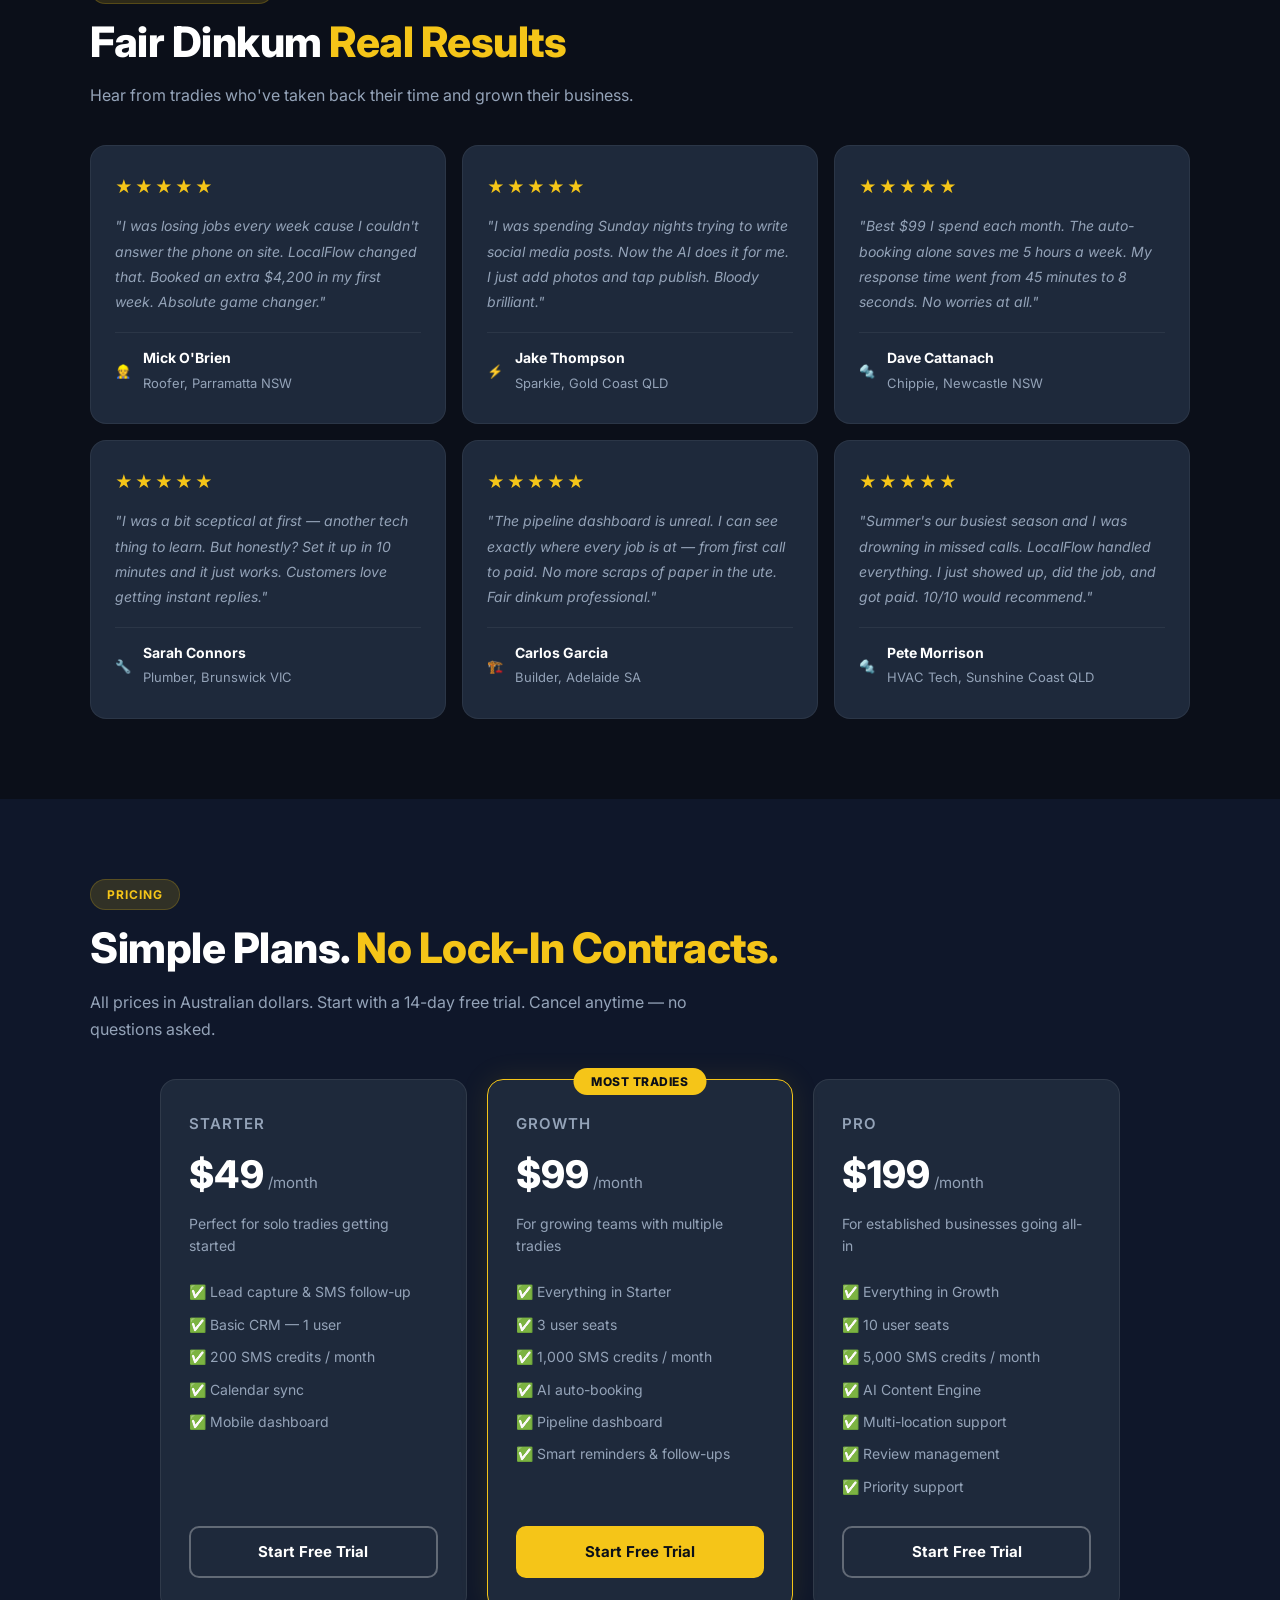
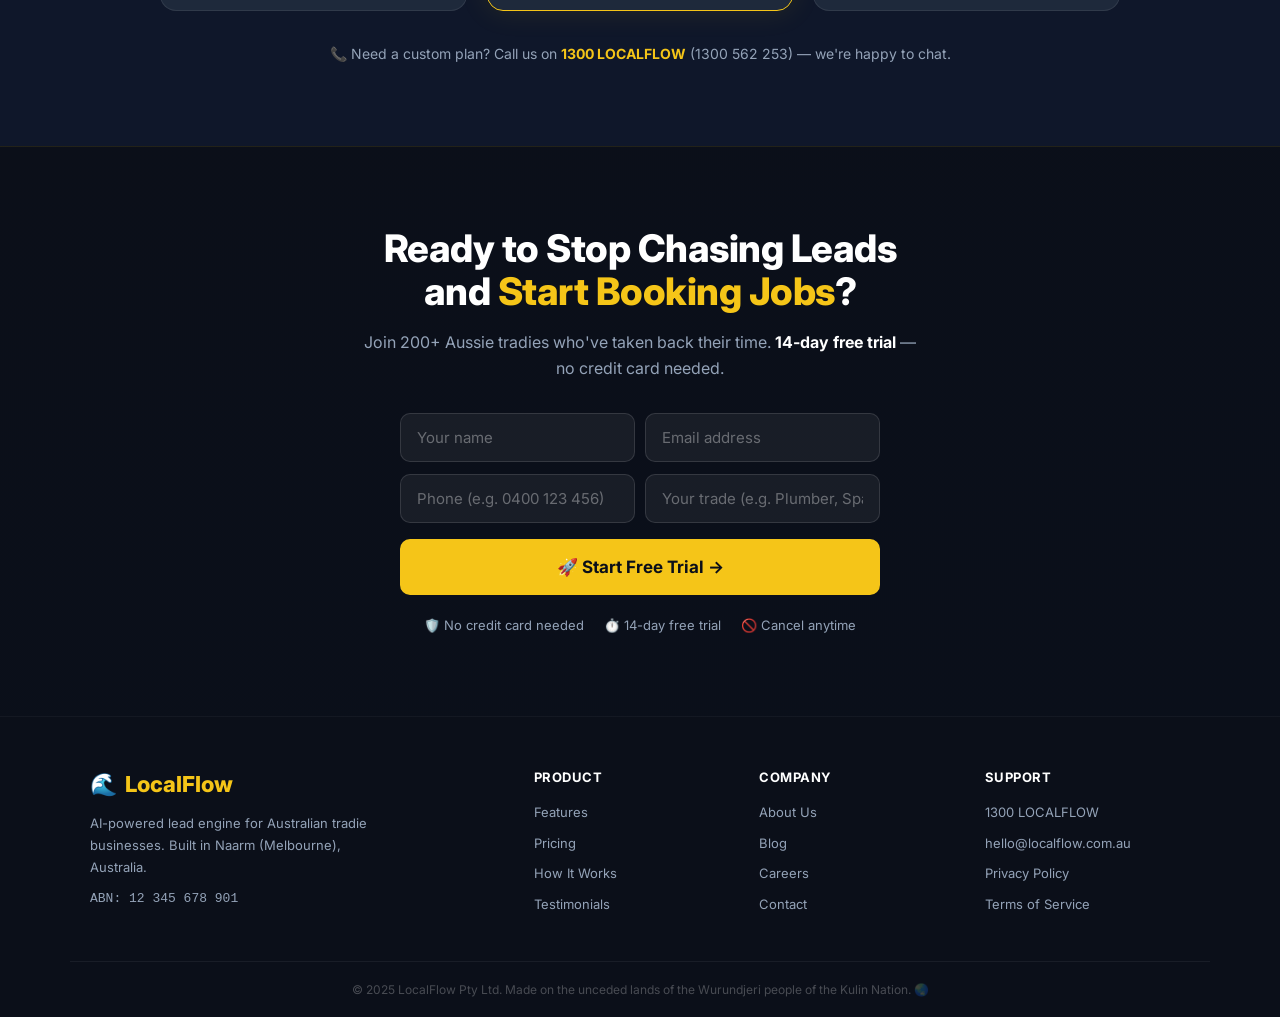
<file: website/index.html>
<!DOCTYPE html>
<html lang="en-AU">
<head>
  <meta charset="UTF-8">
  <meta name="viewport" content="width=device-width, initial-scale=1.0">
  <title>LocalFlow — AI That Runs Your Tradie Business</title>
  <meta name="description" content="Never miss a job again. LocalFlow answers every call, sends instant SMS, books jobs automatically, and grows your tradie business. Built for Aussie plumbers, sparkies, chippies and roofers.">
  <link href="https://fonts.googleapis.com/css2?family=Inter:wght@400;500;600;700;800;900&display=swap" rel="stylesheet">
  <link rel="stylesheet" href="style.css">
</head>
<body>

  <!-- ════════════════ NAV ════════════════ -->
  <nav class="nav">
    <div class="container nav-inner">
      <a href="#" class="logo">🌊 <span>LocalFlow</span></a>
      <div class="nav-links" id="navLinks">
        <a href="#how-it-works">How It Works</a>
        <a href="#features">Features</a>
        <a href="#pricing">Pricing</a>
        <a href="#testimonials">Tradies</a>
        <a href="#cta" class="nav-cta">Get Started</a>
      </div>
      <button class="hamburger" id="hamburger" aria-label="Menu">
        <span></span><span></span><span></span>
      </button>
    </div>
  </nav>

  <!-- ════════════════ HERO ════════════════ -->
  <section class="hero">
    <div class="container hero-inner">
      <div class="hero-text">
        <span class="hero-badge">🇦🇺 Fair Dinkum Aussie Tech</span>
        <h1>Never Miss a <span class="hl-yellow">Job</span> Again.</h1>
        <p class="hero-sub">AI that captures leads, books jobs, and grows your tradie business — while you're on the tools. No missed calls. No lost quotes. No worries.</p>
        <div class="hero-ctas">
          <a href="#cta" class="btn btn-primary btn-lg">Start Free Trial</a>
          <a href="#how-it-works" class="btn btn-outline btn-lg">See How It Works</a>
        </div>
        <div class="hero-trust">
          <div class="trust-avatars">👷‍♂️🔧⚡🔩🧰</div>
          <span>Trusted by <strong>200+ tradies</strong> across Australia</span>
        </div>
      </div>
      <div class="hero-visual">
        <!-- Phone call notification -->
        <div class="hero-notification">
          <div class="notif-icon">📞</div>
          <div class="notif-body">
            <div class="notif-title">Missed call from <strong>0401 234 567</strong></div>
            <div class="notif-desc">LocalFlow sent instant SMS → booked job for tomorrow</div>
          </div>
        </div>
        <!-- Dashboard preview -->
        <div class="hero-dashboard">
          <div class="dash-header">
            <span class="dash-dot red"></span>
            <span class="dash-dot yellow"></span>
            <span class="dash-dot green"></span>
            <span class="dash-title">📊 Today's Summary</span>
          </div>
          <div class="dash-stats">
            <div class="dash-stat">
              <span class="dash-num">7</span>
              <span class="dash-lbl">New Leads</span>
            </div>
            <div class="dash-stat">
              <span class="dash-num">4</span>
              <span class="dash-lbl">Booked Jobs</span>
            </div>
            <div class="dash-stat">
              <span class="dash-num">12s</span>
              <span class="dash-lbl">Avg Response</span>
            </div>
            <div class="dash-stat">
              <span class="dash-num">$12.4K</span>
              <span class="dash-lbl">Pipeline Value</span>
            </div>
          </div>
        </div>
        <!-- SMS preview -->
        <div class="hero-sms">
          <div class="sms-bubble incoming">G'day, my roof's leaking from the storm last night. Can you come out?</div>
          <div class="sms-bubble outgoing">No worries! We can have someone there in 2 hours. Just confirming your address?</div>
          <div class="sms-bubble incoming">42 Smith St, Parramatta NSW 2150</div>
          <div class="sms-bubble outgoing">✅ Booked! Dave'll be there by 2:30pm. Track him live: localflow.app/track</div>
        </div>
      </div>
    </div>
  </section>

  <!-- ════════════════ LOGO BAR ════════════════ -->
  <section class="logo-bar">
    <div class="container">
      <p>Servicing tradies across Australia</p>
      <div class="logo-items">
        <span>🏗️ Sydney</span><span>🏭 Melbourne</span><span>🏖️ Brisbane</span>
        <span>⚓ Perth</span><span>🌊 Adelaide</span><span>⛰️ Newcastle</span>
        <span>☀️ Gold Coast</span><span>🏔️ Geelong</span>
      </div>
    </div>
  </section>

  <!-- ════════════════ PROBLEM ════════════════ -->
  <section class="problem" id="problem">
    <div class="container">
      <div class="section-label">The Problem</div>
      <h2>Missed Calls Cost Tradies <span class="hl-yellow">Thousands</span>.</h2>
      <p class="section-sub">You're on the tools, can't answer your phone, and every missed ring is a job going to your competitor. It's a fair dinkum nightmare.</p>

      <div class="problem-grid">
        <div class="problem-card">
          <div class="problem-icon">📞❌</div>
          <h4>Missed Calls = Lost Jobs</h4>
          <p>68% of tradies miss after-hours calls. That's $500–$5,000 per call walking to your competitor.</p>
        </div>
        <div class="problem-card">
          <div class="problem-icon">⏱️</div>
          <h4>Slow Replies = No Trust</h4>
          <p>If you don't reply within 5 minutes, 8 out of 10 customers call the next tradie on Google.</p>
        </div>
        <div class="problem-card">
          <div class="problem-icon">📝</div>
          <h4>Admin Eats Your Weekend</h4>
          <p>Quoting, scheduling, follow-ups, chasing payments — tradies spend 15+ hours a week on paperwork.</p>
        </div>
        <div class="problem-card">
          <div class="problem-icon">📱</div>
          <h4>Social Media? No Time Mate.</h4>
          <p>You know you need to post to get leads. But who's got time to film, edit, and write captions after a 10-hour day on site?</p>
        </div>
      </div>
    </div>
  </section>

  <!-- ════════════════ STATS BAR ════════════════ -->
  <section class="stats-bar">
    <div class="container stats-grid">
      <div class="stat-item">
        <span class="stat-num">94%</span>
        <span class="stat-label">Lead Capture Rate</span>
      </div>
      <div class="stat-item">
        <span class="stat-num">12s</span>
        <span class="stat-label">Average Response</span>
      </div>
      <div class="stat-item">
        <span class="stat-num">3.2×</span>
        <span class="stat-label">More Jobs Booked</span>
      </div>
      <div class="stat-item">
        <span class="stat-num">18h</span>
        <span class="stat-label">Saved Per Week</span>
      </div>
    </div>
  </section>

  <!-- ════════════════ HOW IT WORKS ════════════════ -->
  <section class="how-it-works" id="how-it-works">
    <div class="container">
      <div class="section-label">How It Works</div>
      <h2>Three Steps to <span class="hl-yellow">More Jobs, Less Stress</span></h2>

      <div class="steps">
        <div class="step">
          <div class="step-num">1</div>
          <div class="step-icon">📞→💬</div>
          <h4>Missed Call? Auto SMS.</h4>
          <p>Customer calls while you're on site. LocalFlow instantly texts back: "G'day! We're on the tools but we've got you. What do you need?"</p>
        </div>
        <div class="step-arrow">⤵</div>
        <div class="step">
          <div class="step-num">2</div>
          <div class="step-icon">🤖✔️</div>
          <h4>AI Qualifies & Books</h4>
          <p>The AI asks the right questions, checks your availability, and books the job into your calendar — all through SMS. You just get the confirmation.</p>
        </div>
        <div class="step-arrow">⤵</div>
        <div class="step">
          <div class="step-num">3</div>
          <div class="step-icon">💰✅</div>
          <h4>Show Up & Get Paid</h4>
          <p>Turn up at the right time, at the right address, with the right gear. Customer's happy, job's done, payment's collected. Rinse and repeat.</p>
        </div>
      </div>
    </div>
  </section>

  <!-- ════════════════ FEATURES ════════════════ -->
  <section class="features" id="features">
    <div class="container">
      <div class="section-label">Features</div>
      <h2>Everything a Tradie Needs to <span class="hl-yellow">Run a Profitable Business</span></h2>
      <p class="section-sub">One dashboard. Zero missed opportunities. More time for the tools.</p>

      <div class="features-grid">
        <div class="feature-card">
          <div class="feature-icon">📞→💬</div>
          <h4>Missed Call → SMS</h4>
          <p>Every missed call gets an instant AI reply. Never lose a lead because you were on the tools.</p>
        </div>
        <div class="feature-card">
          <div class="feature-icon">🎯</div>
          <h4>AI Lead Scoring</h4>
          <p>Know which leads are hot, warm, or cold. The AI qualifies each one so you focus on the money jobs.</p>
        </div>
        <div class="feature-card">
          <div class="feature-icon">📅</div>
          <h4>Booking Automation</h4>
          <p>Syncs with your calendar. Customers see real-time availability and book in one text. No back-and-forth.</p>
        </div>
        <div class="feature-card">
          <div class="feature-icon">✨</div>
          <h4>AI Content Engine</h4>
          <p>Turns your job photos into Instagram posts, Facebook ads, and Google updates. Just tap publish.</p>
        </div>
        <div class="feature-card">
          <div class="feature-icon">📊</div>
          <h4>Pipeline Dashboard</h4>
          <p>See every lead, quote, and job from first call to paid invoice. Know exactly where your business stands.</p>
        </div>
        <div class="feature-card">
          <div class="feature-icon">🔔</div>
          <h4>Smart Follow-Ups</h4>
          <p>Auto-reminds customers about appointments, follows up on quotes, and requests reviews after every job.</p>
        </div>
      </div>
    </div>
  </section>

  <!-- ════════════════ TESTIMONIALS ════════════════ -->
  <section class="testimonials" id="testimonials">
    <div class="container">
      <div class="section-label">Trusted by Tradies</div>
      <h2>Fair Dinkum <span class="hl-yellow">Real Results</span></h2>
      <p class="section-sub">Hear from tradies who've taken back their time and grown their business.</p>

      <div class="testimonial-grid">
        <div class="testimonial-card">
          <div class="stars">★★★★★</div>
          <p>"I was losing jobs every week cause I couldn't answer the phone on site. LocalFlow changed that. Booked an extra $4,200 in my first week. Absolute game changer."</p>
          <div class="t-author">
            <span class="t-avatar">👷</span>
            <div>
              <strong>Mick O'Brien</strong>
              <span>Roofer, Parramatta NSW</span>
            </div>
          </div>
        </div>
        <div class="testimonial-card">
          <div class="stars">★★★★★</div>
          <p>"I was spending Sunday nights trying to write social media posts. Now the AI does it for me. I just add photos and tap publish. Bloody brilliant."</p>
          <div class="t-author">
            <span class="t-avatar">⚡</span>
            <div>
              <strong>Jake Thompson</strong>
              <span>Sparkie, Gold Coast QLD</span>
            </div>
          </div>
        </div>
        <div class="testimonial-card">
          <div class="stars">★★★★★</div>
          <p>"Best $99 I spend each month. The auto-booking alone saves me 5 hours a week. My response time went from 45 minutes to 8 seconds. No worries at all."</p>
          <div class="t-author">
            <span class="t-avatar">🔩</span>
            <div>
              <strong>Dave Cattanach</strong>
              <span>Chippie, Newcastle NSW</span>
            </div>
          </div>
        </div>
        <div class="testimonial-card">
          <div class="stars">★★★★★</div>
          <p>"I was a bit sceptical at first — another tech thing to learn. But honestly? Set it up in 10 minutes and it just works. Customers love getting instant replies."</p>
          <div class="t-author">
            <span class="t-avatar">🔧</span>
            <div>
              <strong>Sarah Connors</strong>
              <span>Plumber, Brunswick VIC</span>
            </div>
          </div>
        </div>
        <div class="testimonial-card">
          <div class="stars">★★★★★</div>
          <p>"The pipeline dashboard is unreal. I can see exactly where every job is at — from first call to paid. No more scraps of paper in the ute. Fair dinkum professional."</p>
          <div class="t-author">
            <span class="t-avatar">🏗️</span>
            <div>
              <strong>Carlos Garcia</strong>
              <span>Builder, Adelaide SA</span>
            </div>
          </div>
        </div>
        <div class="testimonial-card">
          <div class="stars">★★★★★</div>
          <p>"Summer's our busiest season and I was drowning in missed calls. LocalFlow handled everything. I just showed up, did the job, and got paid. 10/10 would recommend."</p>
          <div class="t-author">
            <span class="t-avatar">🔩</span>
            <div>
              <strong>Pete Morrison</strong>
              <span>HVAC Tech, Sunshine Coast QLD</span>
            </div>
          </div>
        </div>
      </div>
    </div>
  </section>

  <!-- ════════════════ PRICING ════════════════ -->
  <section class="pricing" id="pricing">
    <div class="container">
      <div class="section-label">Pricing</div>
      <h2>Simple Plans. <span class="hl-yellow">No Lock-In Contracts.</span></h2>
      <p class="section-sub">All prices in Australian dollars. Start with a 14-day free trial. Cancel anytime — no questions asked.</p>

      <div class="pricing-grid">
        <div class="pricing-card">
          <div class="plan-name">Starter</div>
          <div class="plan-price"><span class="price">$49</span> <span class="period">/month</span></div>
          <p class="plan-desc">Perfect for solo tradies getting started</p>
          <ul class="plan-features">
            <li>✅ Lead capture & SMS follow-up</li>
            <li>✅ Basic CRM — 1 user</li>
            <li>✅ 200 SMS credits / month</li>
            <li>✅ Calendar sync</li>
            <li>✅ Mobile dashboard</li>
          </ul>
          <a href="#cta" class="btn btn-outline plan-btn">Start Free Trial</a>
        </div>

        <div class="pricing-card popular">
          <div class="popular-badge">Most Tradies</div>
          <div class="plan-name">Growth</div>
          <div class="plan-price"><span class="price">$99</span> <span class="period">/month</span></div>
          <p class="plan-desc">For growing teams with multiple tradies</p>
          <ul class="plan-features">
            <li>✅ Everything in Starter</li>
            <li>✅ 3 user seats</li>
            <li>✅ 1,000 SMS credits / month</li>
            <li>✅ AI auto-booking</li>
            <li>✅ Pipeline dashboard</li>
            <li>✅ Smart reminders & follow-ups</li>
          </ul>
          <a href="#cta" class="btn btn-primary plan-btn">Start Free Trial</a>
        </div>

        <div class="pricing-card">
          <div class="plan-name">Pro</div>
          <div class="plan-price"><span class="price">$199</span> <span class="period">/month</span></div>
          <p class="plan-desc">For established businesses going all-in</p>
          <ul class="plan-features">
            <li>✅ Everything in Growth</li>
            <li>✅ 10 user seats</li>
            <li>✅ 5,000 SMS credits / month</li>
            <li>✅ AI Content Engine</li>
            <li>✅ Multi-location support</li>
            <li>✅ Review management</li>
            <li>✅ Priority support</li>
          </ul>
          <a href="#cta" class="btn btn-outline plan-btn">Start Free Trial</a>
        </div>
      </div>

      <p class="pricing-note">📞 Need a custom plan? Call us on <strong>1300 LOCALFLOW</strong> (1300 562 253) — we're happy to chat.</p>
    </div>
  </section>

  <!-- ════════════════ CTA ════════════════ -->
  <section class="cta" id="cta">
    <div class="container cta-inner">
      <h2>Ready to Stop Chasing Leads and <span class="hl-yellow">Start Booking Jobs</span>?</h2>
      <p class="cta-sub">Join 200+ Aussie tradies who've taken back their time. <strong>14-day free trial</strong> — no credit card needed.</p>

      <form class="cta-form" onsubmit="event.preventDefault(); alert('Thanks mate! We\'ll be in touch within the hour to get you set up. 🇦🇺');">
        <div class="cta-fields">
          <input type="text" placeholder="Your name" required>
          <input type="email" placeholder="Email address" required>
        </div>
        <div class="cta-fields">
          <input type="tel" placeholder="Phone (e.g. 0400 123 456)" required>
          <input type="text" placeholder="Your trade (e.g. Plumber, Sparkie)">
        </div>
        <button type="submit" class="btn btn-primary btn-lg cta-btn">🚀 Start Free Trial →</button>
      </form>

      <div class="cta-bottom">
        <span>🛡️ No credit card needed</span>
        <span>⏱️ 14-day free trial</span>
        <span>🚫 Cancel anytime</span>
      </div>
    </div>
  </section>

  <!-- ════════════════ FOOTER ════════════════ -->
  <footer class="footer">
    <div class="container footer-inner">
      <div class="footer-brand">
        <a href="#" class="logo">🌊 <span>LocalFlow</span></a>
        <p>AI-powered lead engine for Australian tradie businesses. Built in Naarm (Melbourne), Australia.</p>
        <p class="footer-abn">ABN: 12 345 678 901</p>
      </div>
      <div class="footer-links">
        <div class="footer-col">
          <h5>Product</h5>
          <a href="#features">Features</a>
          <a href="#pricing">Pricing</a>
          <a href="#how-it-works">How It Works</a>
          <a href="#testimonials">Testimonials</a>
        </div>
        <div class="footer-col">
          <h5>Company</h5>
          <a href="#">About Us</a>
          <a href="#">Blog</a>
          <a href="#">Careers</a>
          <a href="#">Contact</a>
        </div>
        <div class="footer-col">
          <h5>Support</h5>
          <a href="tel:1300562253">1300 LOCALFLOW</a>
          <a href="mailto:hello@localflow.com.au">hello@localflow.com.au</a>
          <a href="#">Privacy Policy</a>
          <a href="#">Terms of Service</a>
        </div>
      </div>
    </div>
    <div class="container footer-bottom">
      <p>© 2025 LocalFlow Pty Ltd. Made on the unceded lands of the Wurundjeri people of the Kulin Nation. 🌏</p>
    </div>
  </footer>

  <!-- ════════════════ JS ════════════════ -->
  <script>
    // Hamburger
    document.getElementById('hamburger').addEventListener('click', function() {
      document.getElementById('navLinks').classList.toggle('open');
      this.classList.toggle('open');
    });
    // Close nav on link
    document.querySelectorAll('.nav-links a').forEach(a => {
      a.addEventListener('click', () => {
        document.getElementById('navLinks').classList.remove('open');
        document.getElementById('hamburger').classList.remove('open');
      });
    });
    // Smooth scroll
    document.querySelectorAll('a[href^="#"]').forEach(a => {
      a.addEventListener('click', function(e) {
        const h = this.getAttribute('href');
        if (h === '#') return;
        e.preventDefault();
        const t = document.querySelector(h);
        if (t) t.scrollIntoView({ behavior: 'smooth', block: 'start' });
      });
    });
    // Intersection Observer for fade-in
    const observer = new IntersectionObserver(entries => {
      entries.forEach(e => { if (e.isIntersecting) e.target.classList.add('visible'); });
    }, { threshold: 0.1 });
    document.querySelectorAll('.problem-card, .feature-card, .step, .testimonial-card, .pricing-card').forEach(el => {
      el.classList.add('fade-in');
      observer.observe(el);
    });
  </script>
</body>
</html>
</file>
<file: demo-site/style.css>
/* ═══════════════════════════════════════════════════════════════════════════
   Apex Roofing — Demo Tradie Website with AI Chat Agent
   ═══════════════════════════════════════════════════════════════════════════ */

:root {
  --slate:      #0f172a;
  --slate-light:#1e293b;
  --slate-mid:  #334155;
  --slate-text: #64748b;

  --blue:       #2563eb;
  --blue-dark:  #1d4ed8;
  --blue-light: #dbeafe;

  --orange:     #ea580c;
  --orange-light:#fff7ed;

  --white:      #ffffff;
  --off-white:  #f8fafc;
  --light:      #f1f5f9;
  --border:     #e2e8f0;
  --text:       #1e293b;
  --text-muted: #64748b;

  --radius-sm:  6px;
  --radius-md:  10px;
  --radius-lg:  16px;
  --radius-xl:  24px;

  --shadow-sm:  0 1px 3px rgba(0,0,0,0.06);
  --shadow-md:  0 4px 12px rgba(0,0,0,0.08);
  --shadow-lg:  0 10px 40px rgba(0,0,0,0.1);

  --max-width:  1140px;
}

*, *::before, *::after { box-sizing: border-box; margin: 0; padding: 0; }
html { scroll-behavior: smooth; scroll-padding-top: 120px; }

body {
  font-family: 'Inter', -apple-system, BlinkMacSystemFont, 'Segoe UI', sans-serif;
  color: var(--text);
  background: var(--white);
  line-height: 1.6;
  -webkit-font-smoothing: antialiased;
}

a { text-decoration: none; color: inherit; }
ul { list-style: none; }

.container {
  max-width: var(--max-width);
  margin: 0 auto;
  padding: 0 24px;
}

.section-label {
  display: inline-block;
  background: var(--blue-light);
  color: var(--blue);
  font-size: 12px;
  font-weight: 700;
  padding: 5px 16px;
  border-radius: 20px;
  letter-spacing: 1px;
  margin-bottom: 14px;
  text-transform: uppercase;
}

.hl { color: var(--blue); }

h2 {
  font-size: clamp(26px, 3.5vw, 40px);
  font-weight: 800;
  line-height: 1.15;
  margin-bottom: 14px;
  letter-spacing: -0.5px;
}

.section-sub {
  font-size: 16px;
  color: var(--text-muted);
  max-width: 620px;
  line-height: 1.7;
  margin-bottom: 36px;
}

.btn {
  display: inline-flex;
  align-items: center;
  justify-content: center;
  gap: 8px;
  font-family: inherit;
  font-weight: 600;
  font-size: 15px;
  padding: 12px 26px;
  border-radius: var(--radius-md);
  cursor: pointer;
  transition: all 0.2s ease;
  border: 2px solid transparent;
  white-space: nowrap;
}

.btn-primary {
  background: var(--orange);
  color: white;
  border-color: var(--orange);
}
.btn-primary:hover {
  background: #d4520a;
  border-color: #d4520a;
  transform: translateY(-1px);
  box-shadow: 0 6px 20px rgba(234,88,12,0.25);
}

.btn-outline {
  background: transparent;
  color: var(--blue);
  border-color: var(--blue);
}
.btn-outline:hover {
  background: var(--blue-light);
}

.btn-lg { padding: 14px 34px; font-size: 16px; }
.btn-sm { padding: 8px 18px; font-size: 13px; }

/* ─── Top Bar ─── */
.top-bar {
  background: var(--slate);
  padding: 8px 0;
  font-size: 13px;
  color: rgba(255,255,255,0.7);
}
.top-bar-inner {
  display: flex;
  justify-content: space-between;
  flex-wrap: wrap;
  gap: 8px;
}
.top-bar-inner a { color: rgba(255,255,255,0.9); }
.top-bar-inner a:hover { color: white; }
.top-bar-inner span { display: flex; align-items: center; gap: 4px; }

/* ─── Nav ─── */
.nav {
  position: sticky;
  top: 0;
  z-index: 100;
  background: rgba(255,255,255,0.95);
  backdrop-filter: blur(12px);
  border-bottom: 1px solid var(--border);
}

.nav-inner {
  display: flex;
  align-items: center;
  justify-content: space-between;
  height: 64px;
}

.logo {
  display: flex;
  align-items: center;
  gap: 8px;
  font-size: 20px;
  font-weight: 800;
  color: var(--text);
}
.logo span { color: var(--orange); }

.nav-links {
  display: flex;
  align-items: center;
  gap: 24px;
}
.nav-links a {
  font-size: 14px;
  font-weight: 500;
  color: var(--text-muted);
  transition: color 0.15s;
}
.nav-links a:hover { color: var(--orange); }

.nav-cta {
  background: var(--orange) !important;
  color: white !important;
  padding: 9px 20px;
  border-radius: var(--radius-md);
  font-weight: 600 !important;
}
.nav-cta:hover { background: #d4520a !important; }

.hamburger {
  display: none;
  flex-direction: column;
  gap: 5px;
  background: none;
  border: none;
  cursor: pointer;
  padding: 4px;
}
.hamburger span {
  display: block;
  width: 24px; height: 2.5px;
  background: var(--text);
  border-radius: 2px;
  transition: all 0.2s;
}
.hamburger.open span:nth-child(1) { transform: translateY(7.5px) rotate(45deg); }
.hamburger.open span:nth-child(2) { opacity: 0; }
.hamburger.open span:nth-child(3) { transform: translateY(-7.5px) rotate(-45deg); }

/* ─── Hero ─── */
.hero {
  padding: 60px 0 70px;
  background: linear-gradient(170deg, #eff6ff 0%, var(--white) 50%);
}
.hero-inner {
  display: grid;
  grid-template-columns: 1fr 1fr;
  gap: 40px;
  align-items: start;
}

.hero-badge {
  display: inline-block;
  background: var(--orange-light);
  color: var(--orange);
  font-size: 13px;
  font-weight: 600;
  padding: 6px 16px;
  border-radius: 20px;
  margin-bottom: 16px;
}

.hero-text h1 {
  font-size: clamp(32px, 4vw, 50px);
  font-weight: 900;
  line-height: 1.05;
  letter-spacing: -1px;
  margin-bottom: 16px;
}

.hero-sub {
  font-size: 17px;
  color: var(--text-muted);
  line-height: 1.7;
  margin-bottom: 28px;
  max-width: 480px;
}

.hero-ctas {
  display: flex;
  gap: 12px;
  flex-wrap: wrap;
  margin-bottom: 24px;
}

.hero-features {
  display: flex;
  flex-wrap: wrap;
  gap: 12px;
}
.hero-features span {
  font-size: 13px;
  font-weight: 500;
  color: var(--text-muted);
}

.hero-visual {
  display: grid;
  grid-template-columns: 1fr 1fr;
  gap: 12px;
}

.hero-card {
  background: white;
  border: 1px solid var(--border);
  border-radius: var(--radius-lg);
  padding: 24px 20px;
  box-shadow: var(--shadow-sm);
  transition: all 0.2s;
}
.hero-card:hover {
  box-shadow: var(--shadow-md);
  transform: translateY(-2px);
}
.hero-card:first-child {
  grid-column: 1 / -1;
  background: linear-gradient(135deg, var(--blue) 0%, var(--blue-dark) 100%);
  color: white;
  border-color: transparent;
}
.hero-card:first-child .btn-primary {
  background: white;
  color: var(--blue);
  border-color: white;
}
.hero-card:first-child .btn-primary:hover {
  background: var(--orange);
  color: white;
  border-color: var(--orange);
}
.hero-card-icon { font-size: 28px; margin-bottom: 10px; }
.hero-card h3 { font-size: 17px; font-weight: 700; margin-bottom: 6px; }
.hero-card p { font-size: 14px; line-height: 1.6; margin-bottom: 14px; opacity: 0.85; }
.hero-card:first-child p { opacity: 0.9; }

/* ─── Services ─── */
.services {
  padding: 80px 0;
  background: var(--white);
}

.services-grid {
  display: grid;
  grid-template-columns: repeat(auto-fit, minmax(280px, 1fr));
  gap: 16px;
}

.service-card {
  padding: 28px 24px;
  background: var(--off-white);
  border: 1px solid var(--border);
  border-radius: var(--radius-lg);
  transition: all 0.2s;
}
.service-card:hover {
  border-color: var(--blue);
  box-shadow: var(--shadow-md);
  transform: translateY(-2px);
}

.service-icon { font-size: 28px; margin-bottom: 12px; }
.service-card h4 { font-size: 17px; font-weight: 700; margin-bottom: 8px; }
.service-card p { font-size: 14px; color: var(--text-muted); line-height: 1.7; }
.service-from {
  margin-top: 14px;
  font-size: 13px;
  font-weight: 700;
  color: var(--blue);
  background: var(--blue-light);
  display: inline-block;
  padding: 3px 12px;
  border-radius: 12px;
}

/* ─── About ─── */
.about {
  padding: 80px 0;
  background: var(--off-white);
}

.about-content {
  display: grid;
  grid-template-columns: 1.2fr 1fr;
  gap: 40px;
}

.about-text p {
  font-size: 15px;
  color: var(--text-muted);
  line-height: 1.8;
  margin-bottom: 16px;
}
.about-text strong { color: var(--text); }

.about-stats {
  display: grid;
  grid-template-columns: repeat(4, 1fr);
  gap: 12px;
  margin-top: 28px;
}
.about-stat {
  text-align: center;
  padding: 14px 8px;
  background: white;
  border-radius: var(--radius-md);
  border: 1px solid var(--border);
}
.about-num { display: block; font-size: 22px; font-weight: 800; color: var(--orange); }
.about-lbl { display: block; font-size: 11px; color: var(--text-muted); margin-top: 2px; text-transform: uppercase; letter-spacing: 0.5px; }

.about-badges {
  display: flex;
  flex-direction: column;
  gap: 12px;
}
.badge-card {
  padding: 18px 20px;
  background: white;
  border: 1px solid var(--border);
  border-radius: var(--radius-md);
  display: flex;
  flex-direction: column;
  gap: 2px;
}
.badge-card strong { font-size: 15px; }
.badge-card span { font-size: 13px; color: var(--text-muted); }

/* ─── Testimonials ─── */
.testimonials {
  padding: 80px 0;
  background: var(--white);
}

.testimonial-grid {
  display: grid;
  grid-template-columns: repeat(auto-fit, minmax(280px, 1fr));
  gap: 16px;
}

.testimonial-card {
  padding: 28px 24px;
  background: var(--off-white);
  border: 1px solid var(--border);
  border-radius: var(--radius-lg);
}
.stars { color: #f59e0b; font-size: 17px; margin-bottom: 12px; letter-spacing: 2px; }
.testimonial-card > p {
  font-size: 14px;
  color: var(--text-muted);
  line-height: 1.8;
  margin-bottom: 18px;
  font-style: italic;
}
.t-author { margin-top: 14px; }
.t-author strong { font-size: 14px; display: block; }
.t-author span { font-size: 13px; color: var(--text-muted); }

/* ─── Service Areas ─── */
.areas {
  padding: 80px 0;
  background: var(--off-white);
}

.area-list {
  display: flex;
  flex-wrap: wrap;
  gap: 10px;
  justify-content: center;
}
.area-list span {
  font-size: 14px;
  font-weight: 600;
  color: var(--text-muted);
  padding: 8px 20px;
  background: white;
  border: 1px solid var(--border);
  border-radius: 20px;
  transition: all 0.15s;
}
.area-list span:hover {
  border-color: var(--blue);
  color: var(--blue);
}

/* ─── Contact ─── */
.contact {
  padding: 80px 0;
  background: linear-gradient(170deg, var(--white) 0%, var(--off-white) 100%);
}

.contact-inner { max-width: 960px; margin: 0 auto; }

.contact-grid {
  display: grid;
  grid-template-columns: 1.2fr 1fr;
  gap: 32px;
}

.contact-form {
  display: flex;
  flex-direction: column;
  gap: 12px;
}
.form-row {
  display: grid;
  grid-template-columns: 1fr 1fr;
  gap: 12px;
}
.contact-form input,
.contact-form select,
.contact-form textarea {
  padding: 13px 16px;
  border-radius: var(--radius-md);
  border: 1px solid var(--border);
  font-family: inherit;
  font-size: 14px;
  color: var(--text);
  background: white;
  outline: none;
  transition: border-color 0.15s;
  width: 100%;
}
.contact-form input:focus,
.contact-form select:focus,
.contact-form textarea:focus {
  border-color: var(--blue);
  box-shadow: 0 0 0 3px rgba(37,99,235,0.1);
}
.contact-form textarea { resize: vertical; }
.form-btn { width: 100%; }

.contact-info {
  display: flex;
  flex-direction: column;
  gap: 16px;
}
.ci-card {
  padding: 20px;
  background: white;
  border: 1px solid var(--border);
  border-radius: var(--radius-md);
}
.ci-icon { font-size: 24px; margin-bottom: 8px; }
.ci-card h4 { font-size: 15px; font-weight: 700; margin-bottom: 4px; }
.ci-card a { color: var(--blue); font-weight: 600; font-size: 15px; }
.ci-card a:hover { text-decoration: underline; }
.ci-card p { font-size: 14px; color: var(--text-muted); line-height: 1.6; }
.ci-sub { display: block; font-size: 12px; color: var(--text-muted); margin-top: 2px; }

/* ─── Footer ─── */
.footer {
  padding: 40px 0 0;
  background: var(--slate);
  color: rgba(255,255,255,0.7);
}

.footer-inner {
  display: grid;
  grid-template-columns: 1.5fr 2.5fr;
  gap: 40px;
  padding-bottom: 32px;
  border-bottom: 1px solid rgba(255,255,255,0.06);
}

.footer-brand .logo { color: white; margin-bottom: 10px; }
.footer-brand .logo span { color: var(--orange); }
.footer-brand p { font-size: 13px; line-height: 1.7; max-width: 300px; }
.footer-abn { margin-top: 8px; font-size: 12px; opacity: 0.5; font-family: monospace; }

.footer-links {
  display: grid;
  grid-template-columns: repeat(3, 1fr);
  gap: 20px;
}

.footer-col h5 {
  color: white;
  font-size: 13px;
  font-weight: 700;
  margin-bottom: 14px;
  text-transform: uppercase;
  letter-spacing: 0.5px;
}
.footer-col a {
  display: block;
  font-size: 13px;
  margin-bottom: 8px;
  transition: color 0.15s;
}
.footer-col a:hover { color: white; }

.footer-bottom {
  padding: 16px 0;
  text-align: center;
  font-size: 12px;
  opacity: 0.4;
}

/* ═══════════════════════════════════════════════════════════════════════════
   AI CHAT AGENT WIDGET
   ═══════════════════════════════════════════════════════════════════════════ */

.chat-widget {
  position: fixed;
  bottom: 24px;
  right: 24px;
  z-index: 9999;
  font-family: 'Inter', sans-serif;
}

/* Toggle button */
.chat-toggle {
  display: flex;
  align-items: center;
  gap: 10px;
  background: var(--blue);
  color: white;
  padding: 14px 22px;
  border-radius: 50px;
  cursor: pointer;
  box-shadow: 0 6px 24px rgba(37,99,235,0.35);
  transition: all 0.2s;
  border: none;
  font-family: inherit;
}
.chat-toggle:hover {
  background: var(--blue-dark);
  transform: translateY(-2px);
  box-shadow: 0 8px 30px rgba(37,99,235,0.45);
}
.chat-toggle.hidden {
  display: none;
}
.chat-toggle-icon { font-size: 22px; }
.chat-toggle-label { font-size: 15px; font-weight: 600; }

/* Chat window */
.chat-window {
  display: none;
  flex-direction: column;
  width: 380px;
  height: 560px;
  background: white;
  border-radius: var(--radius-lg);
  box-shadow: 0 12px 60px rgba(0,0,0,0.15);
  border: 1px solid var(--border);
  overflow: hidden;
}
.chat-window.open {
  display: flex;
  animation: slideUp 0.25s ease;
}

@keyframes slideUp {
  from { opacity: 0; transform: translateY(12px); }
  to { opacity: 1; transform: translateY(0); }
}

.chat-header {
  display: flex;
  align-items: center;
  gap: 10px;
  padding: 14px 16px;
  background: var(--blue);
  color: white;
}
.chat-header-avatar { font-size: 24px; }
.chat-header-info { flex: 1; }
.chat-header-info strong { font-size: 14px; display: block; }
.chat-header-status { font-size: 11px; opacity: 0.8; }
.chat-close {
  background: rgba(255,255,255,0.15);
  border: none;
  color: white;
  width: 28px;
  height: 28px;
  border-radius: 50%;
  cursor: pointer;
  font-size: 14px;
  display: flex;
  align-items: center;
  justify-content: center;
  transition: background 0.15s;
}
.chat-close:hover { background: rgba(255,255,255,0.25); }

.chat-messages {
  flex: 1;
  overflow-y: auto;
  padding: 16px;
  display: flex;
  flex-direction: column;
  gap: 10px;
  background: #f8fafc;
}

.chat-msg {
  display: flex;
  flex-direction: column;
  max-width: 88%;
}
.chat-msg.ai {
  align-self: flex-start;
}
.chat-msg.user {
  align-self: flex-end;
}

.msg-content {
  padding: 10px 14px;
  border-radius: 14px;
  font-size: 14px;
  line-height: 1.6;
  white-space: pre-wrap;
  word-wrap: break-word;
}
.chat-msg.ai .msg-content {
  background: white;
  border: 1px solid var(--border);
  border-bottom-left-radius: 4px;
  color: var(--text);
}
.chat-msg.user .msg-content {
  background: var(--blue);
  color: white;
  border-bottom-right-radius: 4px;
}

.msg-time {
  font-size: 11px;
  color: var(--text-muted);
  margin-top: 3px;
  padding: 0 4px;
}

/* Typing indicator */
.chat-msg.typing .msg-content {
  min-width: 50px;
}
.typing-dots {
  display: flex;
  gap: 3px;
  align-items: center;
}
.typing-dots span {
  width: 7px;
  height: 7px;
  border-radius: 50%;
  background: var(--text-muted);
  display: inline-block;
  animation: typingBounce 1.4s infinite ease-in-out;
}
.typing-dots span:nth-child(1) { animation-delay: 0s; }
.typing-dots span:nth-child(2) { animation-delay: 0.2s; }
.typing-dots span:nth-child(3) { animation-delay: 0.4s; }

@keyframes typingBounce {
  0%, 80%, 100% { transform: scale(0.6); opacity: 0.4; }
  40% { transform: scale(1); opacity: 1; }
}

/* Quick suggestions */
.chat-suggestions {
  display: flex;
  gap: 6px;
  padding: 8px 16px;
  overflow-x: auto;
  border-top: 1px solid var(--border);
  background: white;
}
.chat-suggestions button {
  flex-shrink: 0;
  padding: 6px 14px;
  border-radius: 16px;
  border: 1px solid var(--border);
  background: var(--off-white);
  font-size: 12px;
  font-family: inherit;
  cursor: pointer;
  color: var(--text-muted);
  transition: all 0.15s;
  white-space: nowrap;
}
.chat-suggestions button:hover {
  border-color: var(--blue);
  color: var(--blue);
  background: var(--blue-light);
}

/* Chat input */
.chat-input-area {
  display: flex;
  gap: 8px;
  padding: 10px 12px;
  border-top: 1px solid var(--border);
  background: white;
}
.chat-input-area input {
  flex: 1;
  padding: 10px 14px;
  border: 1px solid var(--border);
  border-radius: var(--radius-md);
  font-size: 14px;
  font-family: inherit;
  outline: none;
  transition: border-color 0.15s;
}
.chat-input-area input:focus {
  border-color: var(--blue);
}
.chat-send {
  width: 42px;
  height: 42px;
  border-radius: 50%;
  border: none;
  background: var(--blue);
  color: white;
  font-size: 18px;
  cursor: pointer;
  transition: all 0.15s;
  display: flex;
  align-items: center;
  justify-content: center;
}
.chat-send:hover {
  background: var(--blue-dark);
}

/* ═══════════════════════════════════════════════════════════════════════════
   RESPONSIVE
   ═══════════════════════════════════════════════════════════════════════════ */

@media (max-width: 1024px) {
  .hero-inner { grid-template-columns: 1fr; }
  .hero-visual { max-width: 500px; }
  .about-content { grid-template-columns: 1fr; }
  .contact-grid { grid-template-columns: 1fr; }
}

@media (max-width: 900px) {
  .hero-visual { grid-template-columns: 1fr 1fr; }
  .about-stats { grid-template-columns: repeat(2, 1fr); }
  .top-bar-inner { justify-content: center; }
  .top-bar-inner span:nth-child(2), .top-bar-inner span:nth-child(3) { display: none; }
}

@media (max-width: 768px) {
  .nav-links {
    display: none;
    position: fixed;
    top: 64px;
    left: 0; right: 0;
    background: white;
    flex-direction: column;
    padding: 20px;
    gap: 4px;
    border-bottom: 1px solid var(--border);
    box-shadow: var(--shadow-lg);
  }
  .nav-links.open { display: flex; }
  .nav-links a { padding: 12px 0; font-size: 16px; }
  .hamburger { display: flex; }

  .hero-visual { grid-template-columns: 1fr; }
  .hero-ctas { flex-direction: column; }
  .hero-ctas .btn { width: 100%; justify-content: center; }

  .services-grid { grid-template-columns: 1fr 1fr; }

  .form-row { grid-template-columns: 1fr; }

  .chat-window { width: calc(100vw - 32px); height: 500px; right: 16px; }

  .footer-inner { grid-template-columns: 1fr; gap: 32px; }
  .footer-links { grid-template-columns: repeat(2, 1fr); }
}

@media (max-width: 480px) {
  .hero { padding: 40px 0 50px; }
  .services-grid { grid-template-columns: 1fr; }
  .about-stats { grid-template-columns: repeat(2, 1fr); }
  .footer-links { grid-template-columns: 1fr; }
  .top-bar { font-size: 12px; }
  .top-bar-inner { flex-direction: column; align-items: center; }
  .hero-features { flex-direction: column; gap: 6px; }
}
</file>
<file: marketing/style.css>
/* ═══════════════════════════════════════════════════════════════════════════
   LocalFlow — Marketing Website for Aussie Tradies
   ═══════════════════════════════════════════════════════════════════════════ */

:root {
  --white: #ffffff;
  --off-white: #f8f9fc;
  --light: #eef1f6;
  --border: #dfe3ec;
  --muted: #6b7280;
  --text: #111827;
  --text-secondary: #4b5563;

  --primary: #2563eb;
  --primary-dark: #1d4ed8;
  --primary-light: #dbeafe;
  --primary-glow: rgba(37,99,235,0.08);

  --green: #059669;
  --green-light: #d1fae5;
  --gold: #d97706;
  --gold-light: #fef3c7;

  --orange: #ea580c;
  --orange-light: #fff7ed;

  /* Aussie-inspired accent */
  --aussie-green: #006b3f;
  --aussie-gold: #f5c518;

  --radius-sm: 6px;
  --radius-md: 10px;
  --radius-lg: 16px;
  --radius-xl: 24px;

  --shadow-sm: 0 1px 2px rgba(0,0,0,0.05);
  --shadow-md: 0 4px 12px rgba(0,0,0,0.08);
  --shadow-lg: 0 10px 40px rgba(0,0,0,0.1);
  --shadow-xl: 0 20px 60px rgba(0,0,0,0.12);

  --max-width: 1200px;
}

/* ─── Reset ─── */
*, *::before, *::after { box-sizing: border-box; margin: 0; padding: 0; }
html { scroll-behavior: smooth; scroll-padding-top: 80px; }

body {
  font-family: 'Inter', -apple-system, BlinkMacSystemFont, 'Segoe UI', sans-serif;
  color: var(--text);
  background: var(--white);
  line-height: 1.6;
  -webkit-font-smoothing: antialiased;
}

a { text-decoration: none; color: inherit; }
img { max-width: 100%; display: block; }
ul { list-style: none; }

.container {
  max-width: var(--max-width);
  margin: 0 auto;
  padding: 0 24px;
}

.section-label {
  display: inline-block;
  background: var(--primary-light);
  color: var(--primary);
  font-size: 13px;
  font-weight: 600;
  padding: 4px 14px;
  border-radius: 20px;
  letter-spacing: 0.3px;
  margin-bottom: 12px;
  text-transform: uppercase;
}

.highlight {
  background: linear-gradient(135deg, var(--aussie-green), var(--aussie-gold));
  -webkit-background-clip: text;
  -webkit-text-fill-color: transparent;
  background-clip: text;
}

h2 {
  font-size: clamp(28px, 4vw, 44px);
  font-weight: 800;
  line-height: 1.2;
  margin-bottom: 16px;
  letter-spacing: -0.5px;
}

.section-sub {
  font-size: 17px;
  color: var(--text-secondary);
  max-width: 640px;
  line-height: 1.6;
  margin-bottom: 40px;
}

/* ─── Buttons ─── */
.btn {
  display: inline-flex;
  align-items: center;
  justify-content: center;
  gap: 8px;
  font-family: inherit;
  font-weight: 600;
  font-size: 15px;
  padding: 12px 28px;
  border-radius: var(--radius-md);
  cursor: pointer;
  transition: all 0.2s ease;
  border: 2px solid transparent;
  white-space: nowrap;
}

.btn-primary {
  background: var(--primary);
  color: white;
  border-color: var(--primary);
}
.btn-primary:hover {
  background: var(--primary-dark);
  border-color: var(--primary-dark);
  transform: translateY(-1px);
  box-shadow: var(--shadow-md);
}

.btn-outline {
  background: transparent;
  color: var(--text);
  border-color: var(--border);
}
.btn-outline:hover {
  border-color: var(--primary);
  color: var(--primary);
  background: var(--primary-glow);
}

.btn-lg { padding: 14px 36px; font-size: 16px; }

/* ─── Nav ─── */
.nav {
  position: fixed;
  top: 0;
  left: 0;
  right: 0;
  z-index: 100;
  background: rgba(255,255,255,0.85);
  backdrop-filter: blur(16px);
  -webkit-backdrop-filter: blur(16px);
  border-bottom: 1px solid var(--border);
}

.nav-inner {
  display: flex;
  align-items: center;
  justify-content: space-between;
  height: 68px;
}

.logo {
  display: flex;
  align-items: center;
  gap: 8px;
  font-size: 22px;
  font-weight: 800;
  color: var(--text);
}
.logo span { color: var(--primary); }

.nav-links {
  display: flex;
  align-items: center;
  gap: 28px;
}
.nav-links a {
  font-size: 14px;
  font-weight: 500;
  color: var(--text-secondary);
  transition: color 0.15s;
}
.nav-links a:hover { color: var(--primary); }

.nav-cta {
  background: var(--primary) !important;
  color: white !important;
  padding: 8px 18px;
  border-radius: var(--radius-md);
  font-weight: 600 !important;
}
.nav-cta:hover {
  background: var(--primary-dark) !important;
}

.hamburger {
  display: none;
  flex-direction: column;
  gap: 5px;
  background: none;
  border: none;
  cursor: pointer;
  padding: 4px;
}
.hamburger span {
  display: block;
  width: 24px;
  height: 2.5px;
  background: var(--text);
  border-radius: 2px;
  transition: all 0.2s;
}
.hamburger.open span:nth-child(1) { transform: translateY(7.5px) rotate(45deg); }
.hamburger.open span:nth-child(2) { opacity: 0; }
.hamburger.open span:nth-child(3) { transform: translateY(-7.5px) rotate(-45deg); }

/* ─── Hero ─── */
.hero {
  padding: 140px 0 80px;
  background: linear-gradient(180deg, #f0f5ff 0%, var(--white) 50%);
  overflow: hidden;
}

.hero-inner {
  display: grid;
  grid-template-columns: 1fr 1fr;
  gap: 60px;
  align-items: center;
}

.hero-badge {
  display: inline-block;
  background: linear-gradient(135deg, var(--aussie-green), #00875a);
  color: white;
  font-size: 13px;
  font-weight: 600;
  padding: 6px 16px;
  border-radius: 20px;
  margin-bottom: 20px;
}

.hero-text h1 {
  font-size: clamp(36px, 5vw, 60px);
  font-weight: 900;
  line-height: 1.05;
  letter-spacing: -1px;
  margin-bottom: 20px;
  color: var(--text);
}

.hero-sub {
  font-size: 18px;
  color: var(--text-secondary);
  line-height: 1.6;
  margin-bottom: 32px;
  max-width: 540px;
}

.hero-ctas {
  display: flex;
  gap: 12px;
  flex-wrap: wrap;
  margin-bottom: 40px;
}

.hero-social {
  display: flex;
  align-items: center;
  gap: 12px;
}
.hero-social > span { font-size: 13px; color: var(--muted); }
.hero-avatars { display: flex; align-items: center; gap: 2px; }
.hero-avatars span { font-size: 20px; }
.hero-count {
  font-size: 13px;
  font-weight: 600;
  color: var(--text) !important;
  margin-left: 6px;
}

/* Dashboard preview */
.hero-visual {
  position: relative;
  display: flex;
  flex-direction: column;
  gap: 20px;
}

.hero-dashboard-preview {
  background: var(--white);
  border: 1px solid var(--border);
  border-radius: var(--radius-lg);
  box-shadow: var(--shadow-xl);
  overflow: hidden;
}

.preview-header {
  display: flex;
  gap: 7px;
  padding: 14px 18px;
  background: var(--off-white);
  border-bottom: 1px solid var(--border);
}
.preview-dot {
  width: 10px; height: 10px; border-radius: 50%;
  background: var(--border);
}
.preview-dot:nth-child(1) { background: #ef4444; }
.preview-dot:nth-child(2) { background: var(--gold); }
.preview-dot:nth-child(3) { background: #22c55e; }

.preview-body {
  padding: 18px;
  display: grid;
  grid-template-columns: 1fr 1fr;
  gap: 14px;
}
.preview-row {
  background: var(--off-white);
  padding: 12px 14px;
  border-radius: var(--radius-sm);
  display: flex;
  justify-content: space-between;
  align-items: center;
}
.preview-label {
  font-size: 13px;
  color: var(--muted);
  font-weight: 500;
}
.preview-value {
  font-size: 18px;
  font-weight: 700;
  color: var(--primary);
}

.preview-footer {
  padding: 10px 18px;
  text-align: center;
  font-size: 12px;
  color: var(--muted);
  border-top: 1px solid var(--border);
  background: var(--off-white);
}

/* Phone mock */
.hero-phone-mock {
  background: #1a1d23;
  border-radius: var(--radius-xl);
  padding: 14px;
  max-width: 320px;
  margin: 0 auto;
  box-shadow: var(--shadow-lg);
}
.phone-screen {
  background: #e8edf5;
  border-radius: var(--radius-md);
  padding: 14px;
  display: flex;
  flex-direction: column;
  gap: 8px;
}
.phone-msg {
  padding: 10px 14px;
  border-radius: 14px;
  font-size: 13px;
  max-width: 85%;
  line-height: 1.5;
}
.phone-msg.received {
  align-self: flex-start;
  background: var(--white);
  border-bottom-left-radius: 4px;
}
.phone-msg.sent {
  align-self: flex-end;
  background: var(--primary);
  color: white;
  border-bottom-right-radius: 4px;
}

/* ─── Logo Bar ─── */
.logo-bar {
  padding: 40px 0;
  background: var(--white);
  border-top: 1px solid var(--border);
  border-bottom: 1px solid var(--border);
}
.logo-bar p {
  text-align: center;
  font-size: 13px;
  color: var(--muted);
  font-weight: 500;
  margin-bottom: 16px;
  text-transform: uppercase;
  letter-spacing: 1px;
}
.logo-list {
  display: flex;
  justify-content: center;
  flex-wrap: wrap;
  gap: 24px;
}
.logo-list span {
  font-size: 15px;
  font-weight: 600;
  color: var(--text-secondary);
  padding: 6px 16px;
  background: var(--off-white);
  border-radius: 20px;
}

/* ─── Problem ─── */
.problem {
  padding: 80px 0;
  background: var(--white);
}

.problem-grid {
  display: grid;
  grid-template-columns: repeat(auto-fit, minmax(240px, 1fr));
  gap: 20px;
}

.problem-card {
  padding: 28px 24px;
  background: var(--off-white);
  border-radius: var(--radius-lg);
  border: 1px solid var(--border);
  transition: all 0.2s;
}
.problem-card:hover {
  border-color: var(--primary);
  box-shadow: var(--shadow-md);
  transform: translateY(-2px);
}

.problem-icon { font-size: 32px; margin-bottom: 14px; }
.problem-card h4 { font-size: 17px; font-weight: 700; margin-bottom: 8px; }
.problem-card p { font-size: 14px; color: var(--text-secondary); line-height: 1.6; }

/* ─── Stats ─── */
.stats {
  padding: 60px 0;
  background: linear-gradient(135deg, var(--aussie-green), #004d2b);
  color: white;
}
.stats-grid {
  display: grid;
  grid-template-columns: repeat(4, 1fr);
  gap: 20px;
  text-align: center;
}
.stat { display: flex; flex-direction: column; gap: 6px; }
.stat-num { font-size: clamp(36px, 5vw, 52px); font-weight: 900; letter-spacing: -1px; }
.stat-label { font-size: 15px; opacity: 0.85; font-weight: 500; }

/* ─── Features ─── */
.features {
  padding: 80px 0;
  background: var(--white);
}

.features-grid {
  display: grid;
  grid-template-columns: repeat(auto-fit, minmax(260px, 1fr));
  gap: 20px;
}

.feature-card {
  padding: 28px 24px;
  background: var(--off-white);
  border-radius: var(--radius-lg);
  border: 1px solid var(--border);
  transition: all 0.2s;
}
.feature-card:hover {
  border-color: var(--primary);
  box-shadow: var(--shadow-md);
  transform: translateY(-2px);
}

.feature-icon { font-size: 32px; margin-bottom: 14px; }
.feature-card h4 { font-size: 17px; font-weight: 700; margin-bottom: 8px; }
.feature-card p { font-size: 14px; color: var(--text-secondary); line-height: 1.6; }

/* ─── How It Works ─── */
.how-it-works {
  padding: 80px 0;
  background: var(--off-white);
}

.steps {
  display: flex;
  align-items: flex-start;
  gap: 20px;
  flex-wrap: wrap;
  justify-content: center;
}

.step {
  flex: 1;
  min-width: 240px;
  max-width: 320px;
  text-align: center;
  padding: 32px 24px;
  background: var(--white);
  border-radius: var(--radius-lg);
  border: 1px solid var(--border);
  box-shadow: var(--shadow-sm);
}

.step-num {
  width: 48px; height: 48px;
  display: flex; align-items: center; justify-content: center;
  background: var(--primary);
  color: white;
  font-size: 22px; font-weight: 800;
  border-radius: 50%;
  margin: 0 auto 16px;
}

.step h4 { font-size: 17px; font-weight: 700; margin-bottom: 8px; }
.step p { font-size: 14px; color: var(--text-secondary); line-height: 1.6; }

.step-arrow {
  font-size: 28px;
  color: var(--primary);
  padding-top: 36px;
  font-weight: 300;
}

/* ─── Testimonials ─── */
.testimonials {
  padding: 80px 0;
  background: var(--white);
}

.testimonial-grid {
  display: grid;
  grid-template-columns: repeat(auto-fit, minmax(300px, 1fr));
  gap: 20px;
}

.testimonial-card {
  padding: 28px 24px;
  background: var(--off-white);
  border-radius: var(--radius-lg);
  border: 1px solid var(--border);
}

.testimonial-stars {
  color: var(--aussie-gold);
  font-size: 18px;
  margin-bottom: 12px;
  letter-spacing: 2px;
}

.testimonial-card > p {
  font-size: 15px;
  color: var(--text-secondary);
  line-height: 1.7;
  margin-bottom: 18px;
  font-style: italic;
}

.testimonial-author {
  display: flex;
  align-items: center;
  gap: 12px;
}
.testimonial-avatar { font-size: 28px; }
.testimonial-author strong { font-size: 14px; display: block; }
.testimonial-author span { font-size: 13px; color: var(--muted); }

/* ─── Pricing ─── */
.pricing {
  padding: 80px 0;
  background: var(--off-white);
}

.pricing-grid {
  display: grid;
  grid-template-columns: repeat(3, 1fr);
  gap: 20px;
  max-width: 1000px;
  margin: 0 auto;
}

.pricing-card {
  padding: 32px 28px;
  background: var(--white);
  border-radius: var(--radius-lg);
  border: 1px solid var(--border);
  display: flex;
  flex-direction: column;
  position: relative;
  transition: all 0.2s;
}
.pricing-card:hover {
  box-shadow: var(--shadow-md);
}

.pricing-card.popular {
  border-color: var(--primary);
  box-shadow: var(--shadow-lg);
  transform: scale(1.03);
  z-index: 2;
}
.pricing-card.popular:hover {
  box-shadow: var(--shadow-xl);
}

.popular-badge {
  position: absolute;
  top: -12px;
  left: 50%;
  transform: translateX(-50%);
  background: var(--primary);
  color: white;
  font-size: 12px;
  font-weight: 700;
  padding: 4px 18px;
  border-radius: 20px;
  text-transform: uppercase;
  letter-spacing: 0.5px;
}

.plan-name {
  font-size: 16px;
  font-weight: 600;
  color: var(--muted);
  margin-bottom: 8px;
}

.plan-price {
  display: flex;
  align-items: baseline;
  gap: 4px;
  margin-bottom: 8px;
}
.price { font-size: 40px; font-weight: 800; }
.period { font-size: 15px; color: var(--muted); }

.plan-desc {
  font-size: 14px;
  color: var(--text-secondary);
  margin-bottom: 24px;
}

.plan-features {
  display: flex;
  flex-direction: column;
  gap: 10px;
  margin-bottom: 28px;
  flex: 1;
}
.plan-features li {
  font-size: 14px;
  color: var(--text-secondary);
  padding-left: 4px;
}

.plan-btn {
  width: 100%;
  text-align: center;
  padding: 12px;
  font-size: 15px;
}

/* ─── FAQ ─── */
.faq {
  padding: 80px 0;
  background: var(--white);
}

.faq-list {
  max-width: 720px;
  margin: 0 auto;
  display: flex;
  flex-direction: column;
  gap: 8px;
}

.faq-item {
  border: 1px solid var(--border);
  border-radius: var(--radius-md);
  overflow: hidden;
  transition: all 0.2s;
}
.faq-item:hover { border-color: var(--primary); }

.faq-question {
  width: 100%;
  padding: 18px 20px;
  background: var(--off-white);
  border: none;
  text-align: left;
  font-size: 15px;
  font-weight: 600;
  font-family: inherit;
  cursor: pointer;
  display: flex;
  justify-content: space-between;
  align-items: center;
  color: var(--text);
  transition: background 0.15s;
}
.faq-question::after {
  content: '+';
  font-size: 20px;
  color: var(--primary);
  font-weight: 300;
  transition: transform 0.2s;
}
.faq-item.open .faq-question::after {
  content: '−';
}

.faq-answer {
  max-height: 0;
  overflow: hidden;
  transition: max-height 0.3s ease, padding 0.3s ease;
}
.faq-item.open .faq-answer {
  max-height: 300px;
  padding: 0 20px 18px;
}
.faq-answer p {
  font-size: 15px;
  color: var(--text-secondary);
  line-height: 1.7;
}

/* ─── CTA ─── */
.cta {
  padding: 80px 0;
  background: linear-gradient(135deg, #1e3a5f 0%, var(--primary-dark) 100%);
  color: white;
}

.cta-inner {
  text-align: center;
  max-width: 640px;
}

.cta-content h2 {
  color: white;
  font-size: clamp(28px, 4vw, 40px);
}

.cta-content p {
  font-size: 17px;
  opacity: 0.85;
  margin-bottom: 32px;
  line-height: 1.6;
}

.cta-form {
  display: flex;
  flex-direction: column;
  gap: 12px;
  max-width: 440px;
  margin: 0 auto;
}

.cta-form input {
  padding: 14px 18px;
  border-radius: var(--radius-md);
  border: 1px solid rgba(255,255,255,0.2);
  background: rgba(255,255,255,0.1);
  color: white;
  font-size: 15px;
  font-family: inherit;
  outline: none;
  transition: all 0.2s;
}
.cta-form input::placeholder { color: rgba(255,255,255,0.5); }
.cta-form input:focus {
  border-color: rgba(255,255,255,0.5);
  background: rgba(255,255,255,0.15);
}
.cta-form .btn-primary {
  background: white;
  color: var(--primary-dark);
  border-color: white;
}
.cta-form .btn-primary:hover {
  background: var(--aussie-gold);
  border-color: var(--aussie-gold);
  color: var(--text);
}
.cta-small {
  font-size: 13px;
  opacity: 0.6;
  margin-top: 16px;
}

/* ─── Footer ─── */
.footer {
  padding: 60px 0 0;
  background: var(--text);
  color: rgba(255,255,255,0.7);
}

.footer-inner {
  display: grid;
  grid-template-columns: 2fr 3fr;
  gap: 60px;
  padding-bottom: 40px;
  border-bottom: 1px solid rgba(255,255,255,0.1);
}

.footer-brand .logo { color: white; margin-bottom: 12px; }
.footer-brand .logo span { color: #60a5fa; }
.footer-brand p {
  font-size: 14px;
  line-height: 1.7;
  max-width: 320px;
}

.footer-links {
  display: grid;
  grid-template-columns: repeat(3, 1fr);
  gap: 20px;
}

.footer-col h5 {
  color: white;
  font-size: 14px;
  font-weight: 600;
  margin-bottom: 14px;
}
.footer-col a {
  display: block;
  font-size: 14px;
  color: rgba(255,255,255,0.6);
  margin-bottom: 10px;
  transition: color 0.15s;
}
.footer-col a:hover { color: white; }

.footer-bottom {
  padding: 20px 0;
  text-align: center;
  font-size: 13px;
  color: rgba(255,255,255,0.4);
}

/* ═══════════════════════════════════════════════════════════════════════════
   RESPONSIVE
   ═══════════════════════════════════════════════════════════════════════════ */

@media (max-width: 1024px) {
  .pricing-grid { grid-template-columns: 1fr 1fr; }
  .pricing-card.popular { grid-column: span 2; }
}

@media (max-width: 900px) {
  .hero-inner {
    grid-template-columns: 1fr;
    gap: 40px;
  }
  .hero-visual {
    order: -1;
  }
  .hero-phone-mock {
    max-width: 280px;
  }
  .steps {
    flex-direction: column;
    align-items: center;
  }
  .step { max-width: 400px; }
  .step-arrow { transform: rotate(90deg); padding: 0; }
  .footer-inner { grid-template-columns: 1fr; gap: 40px; }
}

@media (max-width: 768px) {
  .nav-links {
    display: none;
    position: fixed;
    top: 68px;
    left: 0;
    right: 0;
    background: white;
    flex-direction: column;
    padding: 20px;
    gap: 16px;
    border-bottom: 1px solid var(--border);
    box-shadow: var(--shadow-lg);
  }
  .nav-links.open { display: flex; }
  .nav-cta { text-align: center; }

  .hamburger { display: flex; }

  .stats-grid { grid-template-columns: repeat(2, 1fr); gap: 16px; }
  .stat-num { font-size: 32px; }

  .pricing-grid { grid-template-columns: 1fr; max-width: 400px; }
  .pricing-card.popular { grid-column: span 1; transform: none; }

  .footer-links { grid-template-columns: repeat(2, 1fr); }
}

@media (max-width: 480px) {
  .hero { padding: 110px 0 50px; }
  .hero-ctas { flex-direction: column; }
  .hero-ctas .btn { width: 100%; justify-content: center; }
  .hero-social { flex-direction: column; align-items: flex-start; }

  .logo-list span { font-size: 13px; padding: 4px 12px; }
  .preview-body { grid-template-columns: 1fr; }
  .cta-form input { width: 100%; }
  .footer-links { grid-template-columns: 1fr; }
}
</file>
<file: tradie-site/style.css>
/* ═══════════════════════════════════════════════════════════════════════════
   Sydney Roof Repairs — Demo Tradie Site with AI Chat
   ═══════════════════════════════════════════════════════════════════════════ */

:root {
  --navy:      #0f2940;
  --navy-light:#1a3a5c;
  --navy-mid:  #2c5282;
  --blue:      #2563eb;
  --blue-dark: #1d4ed8;
  --blue-light:#dbeafe;
  --blue-bg:   #eff6ff;
  --orange:    #ea580c;
  --white:     #ffffff;
  --off-white: #f8fafc;
  --light:     #f1f5f9;
  --border:    #e2e8f0;
  --text:      #1e293b;
  --text-muted:#64748b;
  --radius-sm: 6px;
  --radius-md: 10px;
  --radius-lg: 16px;
  --shadow-sm: 0 1px 3px rgba(0,0,0,0.06);
  --shadow-md: 0 4px 14px rgba(0,0,0,0.08);
  --shadow-lg: 0 10px 40px rgba(0,0,0,0.1);
  --max-width: 1100px;
}

*, *::before, *::after { box-sizing: border-box; margin: 0; padding: 0; }
html { scroll-behavior: smooth; scroll-padding-top: 115px; }
body {
  font-family: 'Inter', -apple-system, BlinkMacSystemFont, 'Segoe UI', sans-serif;
  color: var(--text);
  background: var(--white);
  line-height: 1.6;
  -webkit-font-smoothing: antialiased;
}
a { text-decoration: none; color: inherit; }
ul { list-style: none; }

.container { max-width: var(--max-width); margin: 0 auto; padding: 0 24px; }

.section-label {
  display: inline-block;
  background: var(--blue-light);
  color: var(--blue);
  font-size: 12px;
  font-weight: 700;
  padding: 5px 16px;
  border-radius: 20px;
  letter-spacing: 1px;
  margin-bottom: 14px;
  text-transform: uppercase;
}
.hl { color: var(--blue); }
h2 {
  font-size: clamp(26px, 3.8vw, 40px);
  font-weight: 800;
  line-height: 1.2;
  margin-bottom: 16px;
  letter-spacing: -0.5px;
}

.btn {
  display: inline-flex;
  align-items: center;
  justify-content: center;
  gap: 8px;
  font-family: inherit;
  font-weight: 600;
  font-size: 15px;
  padding: 12px 26px;
  border-radius: var(--radius-md);
  cursor: pointer;
  transition: all 0.2s;
  border: 2px solid transparent;
  white-space: nowrap;
}
.btn-primary {
  background: var(--orange);
  color: white;
  border-color: var(--orange);
}
.btn-primary:hover {
  background: #d4520a;
  transform: translateY(-1px);
  box-shadow: 0 6px 20px rgba(234,88,12,0.25);
}
.btn-outline {
  background: transparent;
  color: var(--blue);
  border-color: var(--blue);
}
.btn-outline:hover { background: var(--blue-light); }
.btn-lg { padding: 14px 34px; font-size: 16px; }
.btn-sm { padding: 8px 18px; font-size: 13px; }

/* ─── Top Bar ─── */
.top-bar {
  background: var(--navy);
  padding: 8px 0;
  font-size: 13px;
  color: rgba(255,255,255,0.7);
}
.top-bar-inner {
  display: flex;
  justify-content: center;
  gap: 28px;
  flex-wrap: wrap;
}
.top-bar-inner a { color: rgba(255,255,255,0.9); }
.top-bar-inner a:hover { color: white; }

/* ─── Nav ─── */
.nav {
  position: sticky;
  top: 0;
  z-index: 100;
  background: rgba(255,255,255,0.95);
  backdrop-filter: blur(12px);
  border-bottom: 1px solid var(--border);
}
.nav-inner {
  display: flex;
  align-items: center;
  justify-content: space-between;
  height: 64px;
}
.logo {
  display: flex;
  align-items: center;
  gap: 8px;
  font-size: 20px;
  font-weight: 800;
  color: var(--text);
}
.logo span { color: var(--navy-mid); }
.nav-links { display: flex; align-items: center; gap: 24px; }
.nav-links a {
  font-size: 14px;
  font-weight: 500;
  color: var(--text-muted);
  transition: color 0.15s;
}
.nav-links a:hover { color: var(--navy-mid); }
.nav-cta {
  background: var(--orange) !important;
  color: white !important;
  padding: 9px 20px;
  border-radius: var(--radius-md);
  font-weight: 600 !important;
  font-size: 13px !important;
}
.nav-cta:hover { background: #d4520a !important; }
.hamburger { display: none; flex-direction: column; gap: 5px; background: none; border: none; cursor: pointer; padding: 4px; }
.hamburger span { display: block; width: 24px; height: 2.5px; background: var(--text); border-radius: 2px; transition: all 0.2s; }
.hamburger.open span:nth-child(1) { transform: translateY(7.5px) rotate(45deg); }
.hamburger.open span:nth-child(2) { opacity: 0; }
.hamburger.open span:nth-child(3) { transform: translateY(-7.5px) rotate(-45deg); }

/* ─── Hero ─── */
.hero {
  padding: 60px 0 70px;
  background: linear-gradient(170deg, var(--blue-bg) 0%, var(--white) 50%);
}
.hero-inner {
  display: grid;
  grid-template-columns: 1.1fr 1fr;
  gap: 40px;
  align-items: start;
}
.hero-badge {
  display: inline-block;
  background: rgba(234,88,12,0.1);
  color: var(--orange);
  font-size: 13px;
  font-weight: 600;
  padding: 6px 16px;
  border-radius: 20px;
  margin-bottom: 16px;
}
.hero-text h1 {
  font-size: clamp(32px, 4vw, 48px);
  font-weight: 900;
  line-height: 1.05;
  letter-spacing: -1px;
  margin-bottom: 16px;
}
.hero-sub {
  font-size: 16px;
  color: var(--text-muted);
  line-height: 1.7;
  margin-bottom: 24px;
  max-width: 500px;
}
.hero-ctas {
  display: flex;
  gap: 12px;
  flex-wrap: wrap;
  margin-bottom: 24px;
}
.hero-trust {
  display: flex;
  flex-wrap: wrap;
  gap: 16px;
  font-size: 13px;
  color: var(--text-muted);
  font-weight: 500;
}
.hero-visual {
  display: grid;
  grid-template-columns: 1fr 1fr;
  gap: 12px;
}
.hero-card {
  background: white;
  border: 1px solid var(--border);
  border-radius: var(--radius-lg);
  padding: 22px 20px;
  box-shadow: var(--shadow-sm);
  transition: all 0.2s;
}
.hero-card:hover { box-shadow: var(--shadow-md); transform: translateY(-2px); }
.hero-card.featured {
  grid-column: 1 / -1;
  background: linear-gradient(135deg, var(--navy) 0%, var(--navy-light) 100%);
  color: white;
  border-color: transparent;
}
.hero-card.featured .btn-primary {
  background: white; color: var(--navy); border-color: white;
}
.hero-card.featured .btn-primary:hover {
  background: var(--orange); color: white; border-color: var(--orange);
}
.hero-card-icon { font-size: 28px; margin-bottom: 10px; }
.hero-card h3 { font-size: 16px; font-weight: 700; margin-bottom: 6px; }
.hero-card p { font-size: 13px; line-height: 1.6; margin-bottom: 12px; opacity: 0.85; }
.hero-card.featured p { opacity: 0.9; }

/* ─── Services ─── */
.services { padding: 70px 0; background: var(--white); }
.services-grid {
  display: grid;
  grid-template-columns: repeat(auto-fit, minmax(250px, 1fr));
  gap: 14px;
}
.service-card {
  padding: 26px 22px;
  background: var(--off-white);
  border: 1px solid var(--border);
  border-radius: var(--radius-lg);
  transition: all 0.2s;
}
.service-card:hover { border-color: var(--blue); box-shadow: var(--shadow-md); transform: translateY(-2px); }
.service-icon { font-size: 28px; margin-bottom: 12px; }
.service-card h4 { font-size: 16px; font-weight: 700; margin-bottom: 8px; }
.service-card p { font-size: 14px; color: var(--text-muted); line-height: 1.7; margin-bottom: 12px; }
.service-price {
  font-size: 13px; font-weight: 700;
  color: var(--blue);
  background: var(--blue-light);
  display: inline-block;
  padding: 3px 12px;
  border-radius: 12px;
}

/* ─── About ─── */
.about {
  padding: 70px 0;
  background: var(--off-white);
}
.about-content { max-width: 720px; }
.about-content p {
  font-size: 15px;
  color: var(--text-muted);
  line-height: 1.8;
  margin-bottom: 14px;
}
.about-stats {
  display: grid;
  grid-template-columns: repeat(4, 1fr);
  gap: 12px;
  margin-top: 28px;
}
.about-stat {
  text-align: center;
  padding: 14px 8px;
  background: white;
  border-radius: var(--radius-md);
  border: 1px solid var(--border);
}
.stat-num { display: block; font-size: 22px; font-weight: 800; color: var(--orange); }
.stat-lbl { display: block; font-size: 11px; color: var(--text-muted); margin-top: 2px; text-transform: uppercase; letter-spacing: 0.5px; }

/* ─── Testimonials ─── */
.testimonials { padding: 70px 0; background: var(--white); }
.testimonial-grid {
  display: grid;
  grid-template-columns: repeat(auto-fit, minmax(250px, 1fr));
  gap: 14px;
}
.testimonial-card {
  padding: 26px 22px;
  background: var(--off-white);
  border: 1px solid var(--border);
  border-radius: var(--radius-lg);
}
.stars { color: #f59e0b; font-size: 17px; margin-bottom: 10px; letter-spacing: 2px; }
.testimonial-card > p {
  font-size: 14px;
  color: var(--text-muted);
  line-height: 1.8;
  margin-bottom: 16px;
  font-style: italic;
}
.t-author strong { font-size: 14px; display: block; }
.t-author span { font-size: 13px; color: var(--text-muted); }

/* ─── Areas ─── */
.areas { padding: 70px 0; background: var(--off-white); }
.area-grid {
  display: flex;
  flex-wrap: wrap;
  gap: 10px;
  justify-content: center;
}
.area-grid span {
  font-size: 14px;
  font-weight: 600;
  color: var(--text-muted);
  padding: 8px 20px;
  background: white;
  border: 1px solid var(--border);
  border-radius: 20px;
  transition: all 0.15s;
}
.area-grid span:hover { border-color: var(--blue); color: var(--blue); }

/* ─── Contact ─── */
.contact { padding: 70px 0; background: var(--white); }
.contact-grid {
  display: grid;
  grid-template-columns: 1.2fr 1fr;
  gap: 30px;
}
.quote-form { display: flex; flex-direction: column; gap: 12px; }
.form-row { display: grid; grid-template-columns: 1fr 1fr; gap: 12px; }
.quote-form input, .quote-form select, .quote-form textarea {
  padding: 13px 16px;
  border-radius: var(--radius-md);
  border: 1px solid var(--border);
  font-family: inherit;
  font-size: 14px;
  color: var(--text);
  background: white;
  outline: none;
  transition: border-color 0.15s;
  width: 100%;
}
.quote-form input:focus, .quote-form select:focus, .quote-form textarea:focus {
  border-color: var(--blue);
  box-shadow: 0 0 0 3px rgba(37,99,235,0.1);
}
.quote-form textarea { resize: vertical; }
.form-btn { width: 100%; }
.contact-info { display: flex; flex-direction: column; gap: 14px; }
.info-card {
  padding: 18px 20px;
  background: var(--off-white);
  border: 1px solid var(--border);
  border-radius: var(--radius-md);
}
.info-icon { font-size: 22px; margin-bottom: 8px; }
.info-card h4 { font-size: 14px; font-weight: 700; margin-bottom: 4px; }
.info-card a { color: var(--blue); font-weight: 600; }
.info-card a:hover { text-decoration: underline; }
.info-card p { font-size: 14px; color: var(--text-muted); line-height: 1.6; }
.info-sub { display: block; font-size: 12px; color: var(--text-muted); margin-top: 2px; }

/* ─── Footer ─── */
.footer {
  padding: 36px 0 0;
  background: var(--navy);
  color: rgba(255,255,255,0.7);
}
.footer-inner {
  display: grid;
  grid-template-columns: 1.5fr 2.5fr;
  gap: 40px;
  padding-bottom: 28px;
  border-bottom: 1px solid rgba(255,255,255,0.06);
}
.footer-brand .logo { color: white; margin-bottom: 10px; }
.footer-brand .logo span { color: #60a5fa; }
.footer-brand p { font-size: 13px; line-height: 1.7; max-width: 300px; }
.footer-abn { margin-top: 8px; font-size: 12px; opacity: 0.5; font-family: monospace; }
.footer-links { display: grid; grid-template-columns: repeat(3, 1fr); gap: 20px; }
.footer-col h5 {
  color: white;
  font-size: 13px;
  font-weight: 700;
  margin-bottom: 12px;
  text-transform: uppercase;
  letter-spacing: 0.5px;
}
.footer-col a { display: block; font-size: 13px; margin-bottom: 8px; transition: color 0.15s; }
.footer-col a:hover { color: white; }
.footer-bottom { padding: 16px 0; text-align: center; font-size: 12px; opacity: 0.4; }

/* ═══════════════════════════════════════════════════════════════════════════
   AI CHAT AGENT WIDGET
   ═══════════════════════════════════════════════════════════════════════════ */

.chat-widget {
  position: fixed;
  bottom: 24px;
  right: 24px;
  z-index: 9999;
  font-family: 'Inter', sans-serif;
}

/* Bubble button */
.chat-bubble {
  display: flex;
  align-items: center;
  gap: 10px;
  background: var(--navy);
  color: white;
  padding: 14px 22px;
  border-radius: 50px;
  cursor: pointer;
  box-shadow: 0 6px 24px rgba(15,41,64,0.3);
  transition: all 0.2s;
  border: none;
  font-family: inherit;
}
.chat-bubble:hover {
  background: var(--navy-light);
  transform: translateY(-2px);
  box-shadow: 0 8px 30px rgba(15,41,64,0.4);
}
.chat-bubble.hidden { display: none; }
.bubble-icon { font-size: 22px; }
.bubble-text { font-size: 15px; font-weight: 600; }

/* Panel */
.chat-panel {
  display: none;
  flex-direction: column;
  width: 370px;
  height: 540px;
  background: white;
  border-radius: var(--radius-lg);
  box-shadow: 0 12px 60px rgba(0,0,0,0.15);
  border: 1px solid var(--border);
  overflow: hidden;
}
.chat-panel.open {
  display: flex;
  animation: slideUp 0.25s ease;
}
@keyframes slideUp {
  from { opacity: 0; transform: translateY(12px); }
  to { opacity: 1; transform: translateY(0); }
}

.chat-header {
  display: flex;
  align-items: center;
  justify-content: space-between;
  padding: 14px 16px;
  background: var(--navy);
  color: white;
}
.chat-header-left { display: flex; align-items: center; gap: 10px; }
.chat-avatar { font-size: 24px; }
.chat-header-left strong { font-size: 14px; display: block; }
.chat-status { font-size: 11px; opacity: 0.8; }
.chat-close-btn {
  background: rgba(255,255,255,0.15);
  border: none;
  color: white;
  width: 28px; height: 28px;
  border-radius: 50%;
  cursor: pointer;
  font-size: 14px;
  display: flex; align-items: center; justify-content: center;
  transition: background 0.15s;
}
.chat-close-btn:hover { background: rgba(255,255,255,0.25); }

.chat-body {
  flex: 1;
  overflow-y: auto;
  padding: 14px;
  display: flex;
  flex-direction: column;
  gap: 10px;
  background: #f8fafc;
}

.msg { display: flex; flex-direction: column; max-width: 88%; }
.msg.ai { align-self: flex-start; }
.msg.user { align-self: flex-end; }

.msg-bubble {
  padding: 10px 14px;
  border-radius: 14px;
  font-size: 14px;
  line-height: 1.6;
  white-space: pre-wrap;
  word-wrap: break-word;
}
.msg.ai .msg-bubble {
  background: white;
  border: 1px solid var(--border);
  border-bottom-left-radius: 4px;
  color: var(--text);
}
.msg.user .msg-bubble {
  background: var(--blue);
  color: white;
  border-bottom-right-radius: 4px;
}
.msg-time { font-size: 11px; color: var(--text-muted); margin-top: 3px; padding: 0 4px; }

/* Typing */
.msg.typing .msg-bubble { min-width: 50px; }
.typing-dots { display: flex; gap: 3px; align-items: center; }
.typing-dots span {
  width: 7px; height: 7px;
  border-radius: 50%;
  background: var(--text-muted);
  display: inline-block;
  animation: bounce 1.4s infinite ease-in-out;
}
.typing-dots span:nth-child(1) { animation-delay: 0s; }
.typing-dots span:nth-child(2) { animation-delay: 0.2s; }
.typing-dots span:nth-child(3) { animation-delay: 0.4s; }
@keyframes bounce {
  0%, 80%, 100% { transform: scale(0.6); opacity: 0.4; }
  40% { transform: scale(1); opacity: 1; }
}

/* Quick suggestions */
.chat-quick {
  display: flex;
  gap: 6px;
  padding: 8px 14px;
  overflow-x: auto;
  border-top: 1px solid var(--border);
  background: white;
}
.chat-quick button {
  flex-shrink: 0;
  padding: 6px 14px;
  border-radius: 16px;
  border: 1px solid var(--border);
  background: var(--off-white);
  font-size: 12px;
  font-family: inherit;
  cursor: pointer;
  color: var(--text-muted);
  transition: all 0.15s;
  white-space: nowrap;
}
.chat-quick button:hover { border-color: var(--blue); color: var(--blue); background: var(--blue-light); }

/* Input */
.chat-input {
  display: flex;
  gap: 8px;
  padding: 10px 12px;
  border-top: 1px solid var(--border);
  background: white;
}
.chat-input input {
  flex: 1;
  padding: 10px 14px;
  border: 1px solid var(--border);
  border-radius: var(--radius-md);
  font-size: 14px;
  font-family: inherit;
  outline: none;
}
.chat-input input:focus { border-color: var(--blue); }
.chat-send-btn {
  width: 42px; height: 42px;
  border-radius: 50%;
  border: none;
  background: var(--navy);
  color: white;
  font-size: 18px;
  cursor: pointer;
  transition: all 0.15s;
  display: flex; align-items: center; justify-content: center;
}
.chat-send-btn:hover { background: var(--navy-light); }

/* ═══════════════════════════════════════════════════════════════════════════
   RESPONSIVE
   ═══════════════════════════════════════════════════════════════════════════ */

@media (max-width: 1024px) {
  .hero-inner { grid-template-columns: 1fr; }
  .hero-visual { max-width: 480px; }
  .contact-grid { grid-template-columns: 1fr; }
}

@media (max-width: 900px) {
  .hero-visual { grid-template-columns: 1fr 1fr; }
  .top-bar-inner { font-size: 12px; gap: 16px; }
  .about-stats { grid-template-columns: repeat(2, 1fr); }
}

@media (max-width: 768px) {
  .nav-links {
    display: none;
    position: fixed;
    top: 64px;
    left: 0; right: 0;
    background: white;
    flex-direction: column;
    padding: 20px;
    border-bottom: 1px solid var(--border);
    box-shadow: var(--shadow-lg);
  }
  .nav-links.open { display: flex; }
  .nav-links a { padding: 12px 0; font-size: 16px; }
  .nav-cta { text-align: center; }
  .hamburger { display: flex; }

  .hero-visual { grid-template-columns: 1fr; }
  .hero-ctas { flex-direction: column; }
  .hero-ctas .btn { width: 100%; justify-content: center; }
  .form-row { grid-template-columns: 1fr; }
  .chat-panel { width: calc(100vw - 32px); height: 480px; }
  .footer-inner { grid-template-columns: 1fr; gap: 28px; }
  .footer-links { grid-template-columns: repeat(2, 1fr); }
}

@media (max-width: 480px) {
  .hero { padding: 40px 0 50px; }
  .services-grid { grid-template-columns: 1fr; }
  .about-stats { grid-template-columns: repeat(2, 1fr); }
  .footer-links { grid-template-columns: 1fr; }
  .top-bar-inner { flex-direction: column; align-items: center; gap: 4px; }
  .hero-trust { flex-direction: column; gap: 6px; }
}
</file>
<file: website/style.css>
/* ═══════════════════════════════════════════════════════════════════════════
   LocalFlow — Tradie Marketing Website
   ═══════════════════════════════════════════════════════════════════════════ */

:root {
  --navy:       #0f172a;
  --navy-light: #1e293b;
  --navy-mid:   #334155;
  --charcoal:   #1a1d23;
  --dark:       #0b0f19;

  --yellow:     #f5c518;
  --yellow-bright: #ffdd00;
  --yellow-muted: #eab308;
  --yellow-bg:  #fef9c3;

  --white:      #ffffff;
  --off-white:  #f1f5f9;
  --light:      #e2e8f0;
  --border:     #cbd5e1;

  --text:       #f8fafc;
  --text-muted: #94a3b8;
  --text-dark:  #0f172a;

  --radius-sm:  6px;
  --radius-md:  10px;
  --radius-lg:  16px;
  --radius-xl:  24px;

  --shadow:     0 4px 20px rgba(0,0,0,0.3);
  --shadow-lg:  0 10px 40px rgba(0,0,0,0.4);
  --shadow-sm:  0 2px 8px rgba(0,0,0,0.2);

  --max-width:  1140px;
}

/* ─── Reset ─── */
*, *::before, *::after { box-sizing: border-box; margin: 0; padding: 0; }
html { scroll-behavior: smooth; scroll-padding-top: 76px; }

body {
  font-family: 'Inter', -apple-system, BlinkMacSystemFont, 'Segoe UI', sans-serif;
  color: var(--text);
  background: var(--navy);
  line-height: 1.6;
  -webkit-font-smoothing: antialiased;
}

a { text-decoration: none; color: inherit; }
ul { list-style: none; }

.container {
  max-width: var(--max-width);
  margin: 0 auto;
  padding: 0 20px;
}

.section-label {
  display: inline-block;
  background: rgba(245,197,24,0.15);
  color: var(--yellow);
  font-size: 12px;
  font-weight: 700;
  padding: 5px 16px;
  border-radius: 20px;
  letter-spacing: 1px;
  margin-bottom: 14px;
  text-transform: uppercase;
  border: 1px solid rgba(245,197,24,0.2);
}

.hl-yellow {
  color: var(--yellow);
}

h2 {
  font-size: clamp(26px, 3.8vw, 42px);
  font-weight: 800;
  line-height: 1.15;
  margin-bottom: 16px;
  letter-spacing: -0.5px;
  color: var(--white);
}

.section-sub {
  font-size: 16px;
  color: var(--text-muted);
  max-width: 620px;
  line-height: 1.7;
  margin-bottom: 36px;
}

/* ─── Buttons ─── */
.btn {
  display: inline-flex;
  align-items: center;
  justify-content: center;
  gap: 8px;
  font-family: inherit;
  font-weight: 700;
  font-size: 15px;
  padding: 13px 28px;
  border-radius: var(--radius-md);
  cursor: pointer;
  transition: all 0.2s ease;
  border: 2px solid transparent;
  white-space: nowrap;
}

.btn-primary {
  background: var(--yellow);
  color: var(--dark);
  border-color: var(--yellow);
}
.btn-primary:hover {
  background: var(--yellow-bright);
  border-color: var(--yellow-bright);
  transform: translateY(-2px);
  box-shadow: 0 6px 24px rgba(245,197,24,0.3);
}

.btn-outline {
  background: transparent;
  color: var(--white);
  border-color: rgba(255,255,255,0.3);
}
.btn-outline:hover {
  border-color: var(--yellow);
  color: var(--yellow);
  background: rgba(245,197,24,0.08);
}

.btn-lg { padding: 15px 36px; font-size: 16px; }

/* ─── Nav ─── */
.nav {
  position: fixed;
  top: 0; left: 0; right: 0;
  z-index: 100;
  background: rgba(15,23,42,0.92);
  backdrop-filter: blur(12px);
  -webkit-backdrop-filter: blur(12px);
  border-bottom: 1px solid rgba(255,255,255,0.06);
}

.nav-inner {
  display: flex;
  align-items: center;
  justify-content: space-between;
  height: 68px;
}

.logo {
  display: flex;
  align-items: center;
  gap: 8px;
  font-size: 22px;
  font-weight: 800;
  color: var(--white);
}
.logo span { color: var(--yellow); }

.nav-links {
  display: flex;
  align-items: center;
  gap: 24px;
}
.nav-links a {
  font-size: 14px;
  font-weight: 500;
  color: var(--text-muted);
  transition: color 0.15s;
}
.nav-links a:hover { color: var(--yellow); }

.nav-cta {
  background: var(--yellow) !important;
  color: var(--dark) !important;
  padding: 9px 20px;
  border-radius: var(--radius-md);
  font-weight: 700 !important;
  font-size: 13px !important;
}
.nav-cta:hover { background: var(--yellow-bright) !important; }

.hamburger {
  display: none;
  flex-direction: column;
  gap: 5px;
  background: none;
  border: none;
  cursor: pointer;
  padding: 4px;
}
.hamburger span {
  display: block;
  width: 24px; height: 2.5px;
  background: var(--white);
  border-radius: 2px;
  transition: all 0.2s;
}
.hamburger.open span:nth-child(1) { transform: translateY(7.5px) rotate(45deg); }
.hamburger.open span:nth-child(2) { opacity: 0; }
.hamburger.open span:nth-child(3) { transform: translateY(-7.5px) rotate(-45deg); }

/* ─── Hero ─── */
.hero {
  padding: 130px 0 70px;
  background: linear-gradient(170deg, var(--navy) 0%, var(--dark) 50%, #0a0f1a 100%);
  overflow: hidden;
  position: relative;
}
.hero::before {
  content: '';
  position: absolute;
  top: -50%;
  right: -20%;
  width: 600px;
  height: 600px;
  background: radial-gradient(circle, rgba(245,197,24,0.04) 0%, transparent 70%);
  pointer-events: none;
}

.hero-inner {
  display: grid;
  grid-template-columns: 1fr 1fr;
  gap: 50px;
  align-items: center;
}

.hero-badge {
  display: inline-block;
  background: rgba(245,197,24,0.12);
  color: var(--yellow);
  font-size: 13px;
  font-weight: 700;
  padding: 6px 16px;
  border-radius: 20px;
  margin-bottom: 18px;
  border: 1px solid rgba(245,197,24,0.15);
}

.hero-text h1 {
  font-size: clamp(34px, 4.5vw, 56px);
  font-weight: 900;
  line-height: 1.05;
  letter-spacing: -1px;
  margin-bottom: 18px;
  color: var(--white);
}

.hero-sub {
  font-size: 17px;
  color: var(--text-muted);
  line-height: 1.7;
  margin-bottom: 30px;
  max-width: 500px;
}

.hero-ctas {
  display: flex;
  gap: 12px;
  flex-wrap: wrap;
  margin-bottom: 36px;
}

.hero-trust {
  display: flex;
  align-items: center;
  gap: 10px;
  font-size: 14px;
  color: var(--text-muted);
}
.trust-avatars { font-size: 22px; letter-spacing: -3px; }
.hero-trust strong { color: var(--white); }

/* Hero visuals */
.hero-visual {
  display: flex;
  flex-direction: column;
  gap: 16px;
}

.hero-notification {
  display: flex;
  align-items: center;
  gap: 14px;
  background: var(--navy-light);
  border: 1px solid rgba(255,255,255,0.08);
  border-radius: var(--radius-md);
  padding: 16px 18px;
  box-shadow: var(--shadow-sm);
}
.notif-icon { font-size: 26px; }
.notif-title { font-size: 14px; font-weight: 600; color: var(--white); }
.notif-title strong { color: var(--yellow); }
.notif-desc { font-size: 13px; color: var(--text-muted); margin-top: 2px; }

.hero-dashboard {
  background: rgba(30,41,59,0.8);
  border: 1px solid rgba(255,255,255,0.08);
  border-radius: var(--radius-lg);
  overflow: hidden;
  box-shadow: var(--shadow);
  backdrop-filter: blur(4px);
}
.dash-header {
  display: flex;
  align-items: center;
  gap: 7px;
  padding: 12px 16px;
  background: rgba(0,0,0,0.2);
  border-bottom: 1px solid rgba(255,255,255,0.05);
}
.dash-dot { width: 9px; height: 9px; border-radius: 50%; }
.dash-dot.red { background: #ef4444; }
.dash-dot.yellow { background: var(--yellow); }
.dash-dot.green { background: #22c55e; }
.dash-title { margin-left: auto; font-size: 13px; font-weight: 600; color: var(--text-muted); }

.dash-stats {
  display: grid;
  grid-template-columns: repeat(4, 1fr);
  gap: 0;
}
.dash-stat {
  padding: 16px 12px;
  text-align: center;
  border-right: 1px solid rgba(255,255,255,0.05);
}
.dash-stat:last-child { border-right: none; }
.dash-num { display: block; font-size: 22px; font-weight: 800; color: var(--yellow); }
.dash-lbl { display: block; font-size: 11px; color: var(--text-muted); margin-top: 3px; text-transform: uppercase; letter-spacing: 0.5px; }

.hero-sms {
  display: flex;
  flex-direction: column;
  gap: 8px;
  padding: 16px;
  background: #0f172a;
  border: 1px solid rgba(255,255,255,0.08);
  border-radius: var(--radius-md);
}
.sms-bubble {
  padding: 10px 14px;
  border-radius: 14px;
  font-size: 13px;
  max-width: 88%;
  line-height: 1.5;
}
.sms-bubble.incoming {
  align-self: flex-start;
  background: var(--navy-light);
  color: var(--text);
  border-bottom-left-radius: 4px;
}
.sms-bubble.outgoing {
  align-self: flex-end;
  background: var(--yellow);
  color: var(--dark);
  border-bottom-right-radius: 4px;
  font-weight: 500;
}
.sms-bubble.outgoing strong { color: var(--dark); }

/* ─── Logo Bar ─── */
.logo-bar {
  padding: 36px 0;
  background: var(--navy-light);
  border-top: 1px solid rgba(255,255,255,0.04);
  border-bottom: 1px solid rgba(255,255,255,0.04);
}
.logo-bar p {
  text-align: center;
  font-size: 12px;
  color: var(--text-muted);
  font-weight: 600;
  margin-bottom: 14px;
  text-transform: uppercase;
  letter-spacing: 1.5px;
}
.logo-items {
  display: flex;
  justify-content: center;
  flex-wrap: wrap;
  gap: 12px;
}
.logo-items span {
  font-size: 14px;
  font-weight: 600;
  color: var(--text-muted);
  padding: 6px 16px;
  background: rgba(255,255,255,0.04);
  border-radius: 20px;
  border: 1px solid rgba(255,255,255,0.06);
}

/* ─── Problem ─── */
.problem {
  padding: 80px 0;
  background: var(--navy);
}

.problem-grid {
  display: grid;
  grid-template-columns: repeat(auto-fit, minmax(240px, 1fr));
  gap: 16px;
}

.problem-card {
  padding: 28px 24px;
  background: var(--navy-light);
  border-radius: var(--radius-lg);
  border: 1px solid rgba(255,255,255,0.06);
  transition: all 0.25s;
}
.problem-card:hover {
  border-color: rgba(245,197,24,0.3);
  transform: translateY(-3px);
  box-shadow: var(--shadow);
}

.problem-icon { font-size: 28px; margin-bottom: 14px; }
.problem-card h4 { font-size: 17px; font-weight: 700; color: var(--white); margin-bottom: 8px; }
.problem-card p { font-size: 14px; color: var(--text-muted); line-height: 1.7; }

/* ─── Stats Bar ─── */
.stats-bar {
  padding: 50px 0;
  background: linear-gradient(135deg, var(--yellow) 0%, var(--yellow-muted) 100%);
}
.stats-grid {
  display: grid;
  grid-template-columns: repeat(4, 1fr);
  gap: 16px;
  text-align: center;
}
.stat-item { display: flex; flex-direction: column; gap: 4px; }
.stat-num { font-size: clamp(32px, 4vw, 46px); font-weight: 900; letter-spacing: -1px; color: var(--dark); }
.stat-label { font-size: 14px; font-weight: 600; color: rgba(0,0,0,0.6); }

/* ─── How It Works ─── */
.how-it-works {
  padding: 80px 0;
  background: var(--dark);
}

.steps {
  display: flex;
  align-items: flex-start;
  gap: 16px;
  justify-content: center;
  flex-wrap: wrap;
}

.step {
  flex: 1;
  min-width: 240px;
  max-width: 300px;
  text-align: center;
  padding: 32px 24px 28px;
  background: var(--navy-light);
  border-radius: var(--radius-lg);
  border: 1px solid rgba(255,255,255,0.06);
  transition: all 0.25s;
}
.step:hover {
  border-color: rgba(245,197,24,0.3);
  transform: translateY(-3px);
  box-shadow: var(--shadow);
}

.step-num {
  width: 42px; height: 42px;
  display: flex; align-items: center; justify-content: center;
  background: var(--yellow);
  color: var(--dark);
  font-size: 18px; font-weight: 800;
  border-radius: 50%;
  margin: 0 auto 12px;
}

.step-icon { font-size: 30px; margin-bottom: 12px; }
.step h4 { font-size: 16px; font-weight: 700; color: var(--white); margin-bottom: 8px; }
.step p { font-size: 14px; color: var(--text-muted); line-height: 1.7; }

.step-arrow {
  font-size: 32px;
  color: var(--yellow);
  padding-top: 40px;
  opacity: 0.5;
}

/* ─── Features ─── */
.features {
  padding: 80px 0;
  background: var(--navy);
}

.features-grid {
  display: grid;
  grid-template-columns: repeat(auto-fit, minmax(280px, 1fr));
  gap: 16px;
}

.feature-card {
  padding: 28px 24px;
  background: var(--navy-light);
  border-radius: var(--radius-lg);
  border: 1px solid rgba(255,255,255,0.06);
  transition: all 0.25s;
}
.feature-card:hover {
  border-color: rgba(245,197,24,0.3);
  transform: translateY(-3px);
  box-shadow: var(--shadow);
}

.feature-icon { font-size: 28px; margin-bottom: 14px; }
.feature-card h4 { font-size: 17px; font-weight: 700; color: var(--white); margin-bottom: 8px; }
.feature-card p { font-size: 14px; color: var(--text-muted); line-height: 1.7; }

/* ─── Testimonials ─── */
.testimonials {
  padding: 80px 0;
  background: var(--dark);
}

.testimonial-grid {
  display: grid;
  grid-template-columns: repeat(auto-fit, minmax(300px, 1fr));
  gap: 16px;
}

.testimonial-card {
  padding: 28px 24px;
  background: var(--navy-light);
  border-radius: var(--radius-lg);
  border: 1px solid rgba(255,255,255,0.06);
  transition: all 0.2s;
}
.testimonial-card:hover {
  border-color: rgba(245,197,24,0.2);
  transform: translateY(-2px);
}

.stars { color: var(--yellow); font-size: 17px; margin-bottom: 12px; letter-spacing: 2px; }

.testimonial-card > p {
  font-size: 14px;
  color: var(--text-muted);
  line-height: 1.8;
  margin-bottom: 18px;
  font-style: italic;
}

.t-author {
  display: flex;
  align-items: center;
  gap: 12px;
  padding-top: 14px;
  border-top: 1px solid rgba(255,255,255,0.06);
}
.t-avatar { font-size: 26px; }
.t-author strong { font-size: 14px; display: block; color: var(--white); }
.t-author span { font-size: 13px; color: var(--text-muted); }

/* ─── Pricing ─── */
.pricing {
  padding: 80px 0;
  background: var(--navy);
}

.pricing-grid {
  display: grid;
  grid-template-columns: repeat(3, 1fr);
  gap: 20px;
  max-width: 960px;
  margin: 0 auto;
}

.pricing-card {
  padding: 32px 28px;
  background: var(--navy-light);
  border-radius: var(--radius-lg);
  border: 1px solid rgba(255,255,255,0.08);
  display: flex;
  flex-direction: column;
  position: relative;
  transition: all 0.25s;
}
.pricing-card:hover {
  border-color: rgba(245,197,24,0.3);
  box-shadow: var(--shadow);
}

.pricing-card.popular {
  border-color: var(--yellow);
  box-shadow: 0 0 30px rgba(245,197,24,0.1);
  transform: scale(1.03);
  z-index: 2;
}
.pricing-card.popular:hover {
  box-shadow: 0 0 50px rgba(245,197,24,0.15);
}

.popular-badge {
  position: absolute;
  top: -12px;
  left: 50%;
  transform: translateX(-50%);
  background: var(--yellow);
  color: var(--dark);
  font-size: 12px;
  font-weight: 800;
  padding: 4px 18px;
  border-radius: 20px;
  text-transform: uppercase;
  letter-spacing: 0.5px;
}

.plan-name {
  font-size: 15px;
  font-weight: 600;
  color: var(--text-muted);
  margin-bottom: 8px;
  text-transform: uppercase;
  letter-spacing: 1px;
}

.plan-price {
  display: flex;
  align-items: baseline;
  gap: 4px;
  margin-bottom: 8px;
}
.price { font-size: 38px; font-weight: 800; color: var(--white); }
.period { font-size: 15px; color: var(--text-muted); }

.plan-desc {
  font-size: 14px;
  color: var(--text-muted);
  margin-bottom: 24px;
}

.plan-features {
  display: flex;
  flex-direction: column;
  gap: 10px;
  margin-bottom: 28px;
  flex: 1;
}
.plan-features li {
  font-size: 14px;
  color: var(--text-muted);
}

.plan-btn {
  width: 100%;
  text-align: center;
  padding: 12px;
}

.pricing-note {
  text-align: center;
  margin-top: 32px;
  font-size: 14px;
  color: var(--text-muted);
}
.pricing-note strong { color: var(--yellow); }

/* ─── CTA ─── */
.cta {
  padding: 80px 0;
  background: linear-gradient(160deg, var(--dark) 0%, #0a0f1a 100%);
  border-top: 1px solid rgba(245,197,24,0.1);
  border-bottom: 1px solid rgba(255,255,255,0.04);
}

.cta-inner { text-align: center; max-width: 600px; }
.cta-inner h2 { font-size: clamp(26px, 3.5vw, 38px); }

.cta-sub {
  font-size: 16px;
  color: var(--text-muted);
  margin-bottom: 32px;
  line-height: 1.6;
}
.cta-sub strong { color: var(--white); }

.cta-form {
  display: flex;
  flex-direction: column;
  gap: 12px;
  max-width: 480px;
  margin: 0 auto;
}

.cta-fields {
  display: grid;
  grid-template-columns: 1fr 1fr;
  gap: 10px;
}

.cta-form input {
  padding: 14px 16px;
  border-radius: var(--radius-md);
  border: 1px solid rgba(255,255,255,0.12);
  background: rgba(255,255,255,0.06);
  color: var(--white);
  font-size: 15px;
  font-family: inherit;
  outline: none;
  transition: all 0.2s;
  width: 100%;
}
.cta-form input::placeholder { color: rgba(255,255,255,0.35); }
.cta-form input:focus {
  border-color: var(--yellow);
  background: rgba(245,197,24,0.06);
}

.cta-btn {
  width: 100%;
  margin-top: 4px;
  font-size: 17px;
  padding: 16px;
}

.cta-bottom {
  display: flex;
  justify-content: center;
  gap: 20px;
  margin-top: 20px;
  flex-wrap: wrap;
}
.cta-bottom span {
  font-size: 13px;
  color: var(--text-muted);
}

/* ─── Footer ─── */
.footer {
  padding: 50px 0 0;
  background: var(--dark);
}

.footer-inner {
  display: grid;
  grid-template-columns: 1.5fr 2.5fr;
  gap: 50px;
  padding-bottom: 36px;
  border-bottom: 1px solid rgba(255,255,255,0.06);
}

.footer-brand .logo { color: var(--white); margin-bottom: 10px; }
.footer-brand .logo span { color: var(--yellow); }
.footer-brand p {
  font-size: 13px;
  line-height: 1.7;
  color: var(--text-muted);
  max-width: 300px;
}
.footer-abn {
  margin-top: 10px;
  font-size: 12px;
  color: rgba(255,255,255,0.3);
  font-family: monospace;
}

.footer-links {
  display: grid;
  grid-template-columns: repeat(3, 1fr);
  gap: 20px;
}

.footer-col h5 {
  color: var(--white);
  font-size: 13px;
  font-weight: 700;
  margin-bottom: 14px;
  text-transform: uppercase;
  letter-spacing: 0.5px;
}
.footer-col a {
  display: block;
  font-size: 13px;
  color: var(--text-muted);
  margin-bottom: 10px;
  transition: color 0.15s;
}
.footer-col a:hover { color: var(--yellow); }

.footer-bottom {
  padding: 18px 0;
  text-align: center;
  font-size: 12px;
  color: rgba(255,255,255,0.25);
}

/* ─── Animations ─── */
.fade-in {
  opacity: 0;
  transform: translateY(20px);
  transition: opacity 0.5s ease, transform 0.5s ease;
}
.fade-in.visible {
  opacity: 1;
  transform: translateY(0);
}

/* ═══════════════════════════════════════════════════════════════════════════
   RESPONSIVE
   ═══════════════════════════════════════════════════════════════════════════ */

@media (max-width: 1024px) {
  .hero-inner { grid-template-columns: 1fr; gap: 36px; }
  .hero-visual { order: -1; max-width: 500px; margin: 0 auto; width: 100%; }
  .pricing-grid { grid-template-columns: 1fr 1fr; }
  .pricing-card.popular { grid-column: span 2; }
}

@media (max-width: 900px) {
  .steps { flex-direction: column; align-items: center; }
  .step { max-width: 380px; width: 100%; }
  .step-arrow { transform: rotate(90deg); padding-top: 0; font-size: 24px; }
}

@media (max-width: 768px) {
  .nav-links {
    display: none;
    position: fixed;
    top: 68px;
    left: 0; right: 0;
    background: var(--navy);
    flex-direction: column;
    padding: 20px;
    gap: 4px;
    border-bottom: 1px solid rgba(255,255,255,0.06);
    box-shadow: var(--shadow-lg);
  }
  .nav-links.open { display: flex; }
  .nav-links a { padding: 12px 0; font-size: 16px; }
  .nav-cta { text-align: center; }
  .hamburger { display: flex; }

  .stats-grid { grid-template-columns: repeat(2, 1fr); gap: 20px; }
  .dash-stats { grid-template-columns: repeat(2, 1fr); }
  .dash-stat:nth-child(2) { border-right: none; }
  .dash-stat:nth-child(3) { border-bottom: none; }

  .pricing-grid { grid-template-columns: 1fr; max-width: 380px; }
  .pricing-card.popular { grid-column: span 1; transform: none; }

  .cta-fields { grid-template-columns: 1fr; }

  .footer-inner { grid-template-columns: 1fr; gap: 32px; }
  .footer-links { grid-template-columns: repeat(2, 1fr); }
}

@media (max-width: 480px) {
  .hero { padding: 110px 0 50px; }
  .hero-ctas { flex-direction: column; }
  .hero-ctas .btn { width: 100%; justify-content: center; }
  .hero-trust { flex-direction: column; align-items: flex-start; }

  .footer-links { grid-template-columns: 1fr; }
  .cta-bottom { flex-direction: column; align-items: center; gap: 8px; }

  .logo-items span { font-size: 13px; padding: 5px 12px; }
  .sms-bubble { max-width: 95%; font-size: 12px; }
}
</file>
